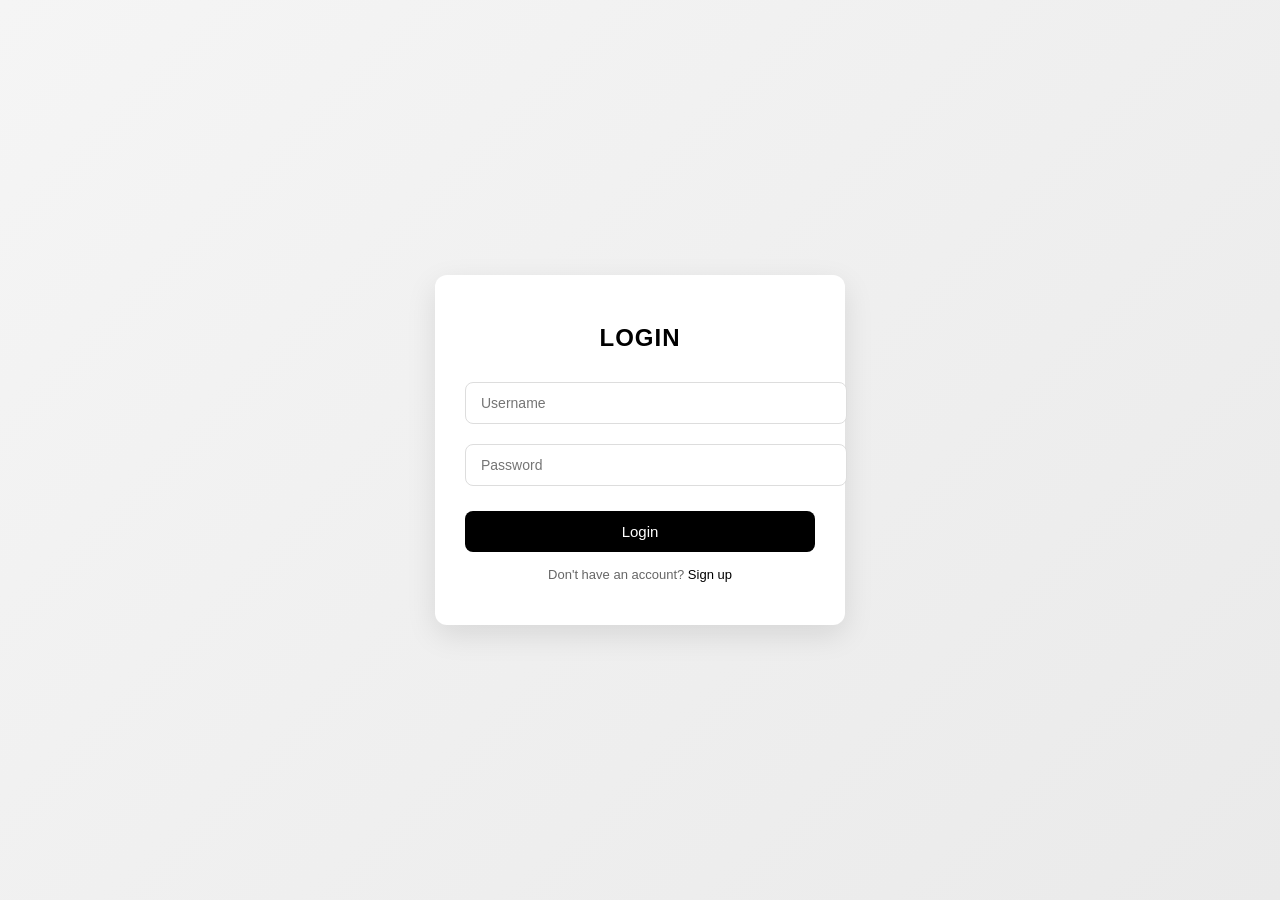
<file: index.html>
<!DOCTYPE html>
<html lang="en">

<head>
  <title>Kaira - Bootstrap 5 Fashion Store HTML CSS Template</title>
  <meta charset="utf-8">
  <meta http-equiv="X-UA-Compatible" content="IE=edge">
  <meta name="viewport" content="width=device-width, initial-scale=1.0">
  <meta name="format-detection" content="telephone=no">
  <meta name="apple-mobile-web-app-capable" content="yes">
  <meta name="author" content="TemplatesJungle">
  <meta name="keywords" content="ecommerce,fashion,store">
  <meta name="description" content="Bootstrap 5 Fashion Store HTML CSS Template">
  <link href="https://cdn.jsdelivr.net/npm/bootstrap@5.3.0-alpha3/dist/css/bootstrap.min.css" rel="stylesheet"
    integrity="sha384-KK94CHFLLe+nY2dmCWGMq91rCGa5gtU4mk92HdvYe+M/SXH301p5ILy+dN9+nJOZ" crossorigin="anonymous">
  <link rel="stylesheet" type="text/css" href="css/vendor.css">
  <link rel="stylesheet" href="https://cdn.jsdelivr.net/npm/swiper@9/swiper-bundle.min.css" />
  <link rel="stylesheet" type="text/css" href="css/style.css">

  <link rel="preconnect" href="https://fonts.googleapis.com">
  <link rel="preconnect" href="https://fonts.gstatic.com" crossorigin>
  <link
    href="https://fonts.googleapis.com/css2?family=Jost:ital,wght@0,300;0,400;0,500;0,700;1,300;1,400;1,500;1,700&family=Marcellus&display=swap"
    rel="stylesheet">
</head>

<body class="homepage">
  
  <svg xmlns="http://www.w3.org/2000/svg" style="display: none;">
    <defs>
      <symbol xmlns="http://www.w3.org/2000/svg" id="instagram" viewBox="0 0 15 15">
        <path fill="none" stroke="currentColor"
          d="M11 3.5h1M4.5.5h6a4 4 0 0 1 4 4v6a4 4 0 0 1-4 4h-6a4 4 0 0 1-4-4v-6a4 4 0 0 1 4-4Zm3 10a3 3 0 1 1 0-6a3 3 0 0 1 0 6Z" />
      </symbol>
      <symbol xmlns="http://www.w3.org/2000/svg" id="facebook" viewBox="0 0 15 15">
        <path fill="none" stroke="currentColor"
          d="M7.5 14.5a7 7 0 1 1 0-14a7 7 0 0 1 0 14Zm0 0v-8a2 2 0 0 1 2-2h.5m-5 4h5" />
      </symbol>
      <symbol xmlns="http://www.w3.org/2000/svg" id="twitter" viewBox="0 0 15 15">
        <path fill="currentColor"
          d="m14.478 1.5l.5-.033a.5.5 0 0 0-.871-.301l.371.334Zm-.498 2.959a.5.5 0 1 0-1 0h1Zm-6.49.082h-.5h.5Zm0 .959h.5h-.5Zm-6.99 7V12a.5.5 0 0 0-.278.916L.5 12.5Zm.998-11l.469-.175a.5.5 0 0 0-.916-.048l.447.223Zm3.994 9l.354.353a.5.5 0 0 0-.195-.827l-.159.474Zm7.224-8.027l-.37.336l.18.199l.265-.04l-.075-.495Zm1.264-.94c.051.778.003 1.25-.123 1.606c-.122.345-.336.629-.723 1l.692.722c.438-.42.776-.832.974-1.388c.193-.546.232-1.178.177-2.006l-.998.066Zm0 3.654V4.46h-1v.728h1Zm-6.99-.646V5.5h1v-.959h-1Zm0 .959V6h1v-.5h-1ZM10.525 1a3.539 3.539 0 0 0-3.537 3.541h1A2.539 2.539 0 0 1 10.526 2V1Zm2.454 4.187C12.98 9.503 9.487 13 5.18 13v1c4.86 0 8.8-3.946 8.8-8.813h-1ZM1.03 1.675C1.574 3.127 3.614 6 7.49 6V5C4.174 5 2.421 2.54 1.966 1.325l-.937.35Zm.021-.398C.004 3.373-.157 5.407.604 7.139c.759 1.727 2.392 3.055 4.73 3.835l.317-.948c-2.155-.72-3.518-1.892-4.132-3.29c-.612-1.393-.523-3.11.427-5.013l-.895-.446Zm4.087 8.87C4.536 10.75 2.726 12 .5 12v1c2.566 0 4.617-1.416 5.346-2.147l-.708-.706Zm7.949-8.009A3.445 3.445 0 0 0 10.526 1v1c.721 0 1.37.311 1.82.809l.74-.671Zm-.296.83a3.513 3.513 0 0 0 2.06-1.134l-.744-.668a2.514 2.514 0 0 1-1.466.813l.15.989ZM.222 12.916C1.863 14.01 3.583 14 5.18 14v-1c-1.63 0-3.048-.011-4.402-.916l-.556.832Z" />
      </symbol>
      <symbol xmlns="http://www.w3.org/2000/svg" id="pinterest" viewBox="0 0 15 15">
        <path fill="none" stroke="currentColor"
          d="m4.5 13.5l3-7m-3.236 3a2.989 2.989 0 0 1-.764-2V7A3.5 3.5 0 0 1 7 3.5h1A3.5 3.5 0 0 1 11.5 7v.5a3 3 0 0 1-3 3a2.081 2.081 0 0 1-1.974-1.423L6.5 9m1 5.5a7 7 0 1 1 0-14a7 7 0 0 1 0 14Z" />
      </symbol>
      <symbol xmlns="http://www.w3.org/2000/svg" id="youtube" viewBox="0 0 15 15">
        <path fill="currentColor"
          d="m1.61 12.738l-.104.489l.105-.489Zm11.78 0l.104.489l-.105-.489Zm0-10.476l.104-.489l-.105.489Zm-11.78 0l.106.489l-.105-.489ZM6.5 5.5l.277-.416A.5.5 0 0 0 6 5.5h.5Zm0 4H6a.5.5 0 0 0 .777.416L6.5 9.5Zm3-2l.277.416a.5.5 0 0 0 0-.832L9.5 7.5ZM0 3.636v7.728h1V3.636H0Zm15 7.728V3.636h-1v7.728h1ZM1.506 13.227c3.951.847 8.037.847 11.988 0l-.21-.978a27.605 27.605 0 0 1-11.568 0l-.21.978ZM13.494 1.773a28.606 28.606 0 0 0-11.988 0l.21.978a27.607 27.607 0 0 1 11.568 0l.21-.978ZM15 3.636c0-.898-.628-1.675-1.506-1.863l-.21.978c.418.09.716.458.716.885h1Zm-1 7.728a.905.905 0 0 1-.716.885l.21.978A1.905 1.905 0 0 0 15 11.364h-1Zm-14 0c0 .898.628 1.675 1.506 1.863l.21-.978A.905.905 0 0 1 1 11.364H0Zm1-7.728c0-.427.298-.796.716-.885l-.21-.978A1.905 1.905 0 0 0 0 3.636h1ZM6 5.5v4h1v-4H6Zm.777 4.416l3-2l-.554-.832l-3 2l.554.832Zm3-2.832l-3-2l-.554.832l3 2l.554-.832Z" />
      </symbol>
      <symbol xmlns="http://www.w3.org/2000/svg" id="dribble" viewBox="0 0 15 15">
        <path fill="none" stroke="currentColor" stroke-linecap="round" stroke-linejoin="round"
          d="M4.839 1.024c3.346 4.041 5.096 7.922 5.704 12.782M.533 6.82c5.985-.138 9.402-1.083 11.97-4.216M2.7 12.594c3.221-4.902 7.171-5.65 11.755-4.293M14.5 7.5a7 7 0 1 0-14 0a7 7 0 0 0 14 0Z" />
      </symbol>
      <symbol xmlns="http://www.w3.org/2000/svg" id="calendar" viewBox="0 0 24 24">
        <g fill="none" stroke="currentColor" stroke-linecap="round" stroke-linejoin="round" stroke-width="2">
          <rect width="20" height="18" x="2" y="4" rx="4" />
          <path d="M8 2v4m8-4v4M2 10h20" />
        </g>
      </symbol>
      <symbol xmlns="http://www.w3.org/2000/svg" id="shopping-bag" viewBox="0 0 24 24">
        <g fill="none" stroke="currentColor" stroke-linecap="round" stroke-linejoin="round" stroke-width="2">
          <path
            d="M3.977 9.84A2 2 0 0 1 5.971 8h12.058a2 2 0 0 1 1.994 1.84l.803 10A2 2 0 0 1 18.833 22H5.167a2 2 0 0 1-1.993-2.16l.803-10Z" />
          <path d="M16 11V6a4 4 0 0 0-4-4v0a4 4 0 0 0-4 4v5" />
        </g>
      </symbol>
      <symbol xmlns="http://www.w3.org/2000/svg" id="gift" viewBox="0 0 24 24">
        <g fill="none" stroke="currentColor" stroke-linecap="round" stroke-linejoin="round" stroke-width="2">
          <rect width="18" height="14" x="3" y="8" rx="2" />
          <path d="M12 5a3 3 0 1 0-3 3m6 0a3 3 0 1 0-3-3m0 0v17m9-7H3" />
        </g>
      </symbol>
      <symbol xmlns="http://www.w3.org/2000/svg" id="arrow-cycle" viewBox="0 0 24 24">
        <g fill="none" stroke="currentColor" stroke-linecap="round" stroke-linejoin="round" stroke-width="2">
          <path
            d="M22 12c0 6-4.39 10-9.806 10C7.792 22 4.24 19.665 3 16m-1-4C2 6 6.39 2 11.806 2C16.209 2 19.76 4.335 21 8" />
          <path d="m7 17l-4-1l-1 4M17 7l4 1l1-4" />
        </g>
      </symbol>
      <symbol xmlns="http://www.w3.org/2000/svg" id="link" viewBox="0 0 24 24">
        <path fill="currentColor"
          d="M12 19a1 1 0 1 0-1-1a1 1 0 0 0 1 1Zm5 0a1 1 0 1 0-1-1a1 1 0 0 0 1 1Zm0-4a1 1 0 1 0-1-1a1 1 0 0 0 1 1Zm-5 0a1 1 0 1 0-1-1a1 1 0 0 0 1 1Zm7-12h-1V2a1 1 0 0 0-2 0v1H8V2a1 1 0 0 0-2 0v1H5a3 3 0 0 0-3 3v14a3 3 0 0 0 3 3h14a3 3 0 0 0 3-3V6a3 3 0 0 0-3-3Zm1 17a1 1 0 0 1-1 1H5a1 1 0 0 1-1-1v-9h16Zm0-11H4V6a1 1 0 0 1 1-1h1v1a1 1 0 0 0 2 0V5h8v1a1 1 0 0 0 2 0V5h1a1 1 0 0 1 1 1ZM7 15a1 1 0 1 0-1-1a1 1 0 0 0 1 1Zm0 4a1 1 0 1 0-1-1a1 1 0 0 0 1 1Z" />
      </symbol>
      <symbol xmlns="http://www.w3.org/2000/svg" id="arrow-left" viewBox="0 0 24 24">
        <path fill="currentColor"
          d="M17 11H9.41l3.3-3.29a1 1 0 1 0-1.42-1.42l-5 5a1 1 0 0 0-.21.33a1 1 0 0 0 0 .76a1 1 0 0 0 .21.33l5 5a1 1 0 0 0 1.42 0a1 1 0 0 0 0-1.42L9.41 13H17a1 1 0 0 0 0-2Z" />
      </symbol>
      <symbol xmlns="http://www.w3.org/2000/svg" id="arrow-right" viewBox="0 0 24 24">
        <path fill="currentColor"
          d="M17.92 11.62a1 1 0 0 0-.21-.33l-5-5a1 1 0 0 0-1.42 1.42l3.3 3.29H7a1 1 0 0 0 0 2h7.59l-3.3 3.29a1 1 0 0 0 0 1.42a1 1 0 0 0 1.42 0l5-5a1 1 0 0 0 .21-.33a1 1 0 0 0 0-.76Z" />
      </symbol>
      <symbol xmlns="http://www.w3.org/2000/svg" id="play" viewBox="0 0 24 24">
        <g fill="none" fill-rule="evenodd">
          <path
            d="M24 0v24H0V0h24ZM12.593 23.258l-.011.002l-.071.035l-.02.004l-.014-.004l-.071-.035c-.01-.004-.019-.001-.024.005l-.004.01l-.017.428l.005.02l.01.013l.104.074l.015.004l.012-.004l.104-.074l.012-.016l.004-.017l-.017-.427c-.002-.01-.009-.017-.017-.018Zm.265-.113l-.013.002l-.185.093l-.01.01l-.003.011l.018.43l.005.012l.008.007l.201.093c.012.004.023 0 .029-.008l.004-.014l-.034-.614c-.003-.012-.01-.02-.02-.022Zm-.715.002a.023.023 0 0 0-.027.006l-.006.014l-.034.614c0 .012.007.02.017.024l.015-.002l.201-.093l.01-.008l.004-.011l.017-.43l-.003-.012l-.01-.01l-.184-.092Z" />
          <path fill="currentColor"
            d="M5.669 4.76a1.469 1.469 0 0 1 2.04-1.177c1.062.454 3.442 1.533 6.462 3.276c3.021 1.744 5.146 3.267 6.069 3.958c.788.591.79 1.763.001 2.356c-.914.687-3.013 2.19-6.07 3.956c-3.06 1.766-5.412 2.832-6.464 3.28c-.906.387-1.92-.2-2.038-1.177c-.138-1.142-.396-3.735-.396-7.237c0-3.5.257-6.092.396-7.235Z" />
        </g>
      </symbol>
      <symbol xmlns="http://www.w3.org/2000/svg" id="category" viewBox="0 0 24 24">
        <path fill="currentColor"
          d="M19 5.5h-6.28l-.32-1a3 3 0 0 0-2.84-2H5a3 3 0 0 0-3 3v13a3 3 0 0 0 3 3h14a3 3 0 0 0 3-3v-10a3 3 0 0 0-3-3Zm1 13a1 1 0 0 1-1 1H5a1 1 0 0 1-1-1v-13a1 1 0 0 1 1-1h4.56a1 1 0 0 1 .95.68l.54 1.64a1 1 0 0 0 .95.68h7a1 1 0 0 1 1 1Z" />
      </symbol>
      <symbol xmlns="http://www.w3.org/2000/svg" id="calendar" viewBox="0 0 24 24">
        <path fill="currentColor"
          d="M19 4h-2V3a1 1 0 0 0-2 0v1H9V3a1 1 0 0 0-2 0v1H5a3 3 0 0 0-3 3v12a3 3 0 0 0 3 3h14a3 3 0 0 0 3-3V7a3 3 0 0 0-3-3Zm1 15a1 1 0 0 1-1 1H5a1 1 0 0 1-1-1v-7h16Zm0-9H4V7a1 1 0 0 1 1-1h2v1a1 1 0 0 0 2 0V6h6v1a1 1 0 0 0 2 0V6h2a1 1 0 0 1 1 1Z" />
      </symbol>
      <symbol xmlns="http://www.w3.org/2000/svg" id="heart" viewBox="0 0 24 24">
        <path fill="currentColor"
          d="M20.16 4.61A6.27 6.27 0 0 0 12 4a6.27 6.27 0 0 0-8.16 9.48l7.45 7.45a1 1 0 0 0 1.42 0l7.45-7.45a6.27 6.27 0 0 0 0-8.87Zm-1.41 7.46L12 18.81l-6.75-6.74a4.28 4.28 0 0 1 3-7.3a4.25 4.25 0 0 1 3 1.25a1 1 0 0 0 1.42 0a4.27 4.27 0 0 1 6 6.05Z" />
      </symbol>
      <symbol xmlns="http://www.w3.org/2000/svg" id="plus" viewBox="0 0 24 24">
        <path fill="currentColor"
          d="M19 11h-6V5a1 1 0 0 0-2 0v6H5a1 1 0 0 0 0 2h6v6a1 1 0 0 0 2 0v-6h6a1 1 0 0 0 0-2Z" />
      </symbol>
      <symbol xmlns="http://www.w3.org/2000/svg" id="minus" viewBox="0 0 24 24">
        <path fill="currentColor" d="M19 11H5a1 1 0 0 0 0 2h14a1 1 0 0 0 0-2Z" />
      </symbol>
      <symbol xmlns="http://www.w3.org/2000/svg" id="cart" viewBox="0 0 24 24">
        <path fill="currentColor"
          d="M8.5 19a1.5 1.5 0 1 0 1.5 1.5A1.5 1.5 0 0 0 8.5 19ZM19 16H7a1 1 0 0 1 0-2h8.491a3.013 3.013 0 0 0 2.885-2.176l1.585-5.55A1 1 0 0 0 19 5H6.74a3.007 3.007 0 0 0-2.82-2H3a1 1 0 0 0 0 2h.921a1.005 1.005 0 0 1 .962.725l.155.545v.005l1.641 5.742A3 3 0 0 0 7 18h12a1 1 0 0 0 0-2Zm-1.326-9l-1.22 4.274a1.005 1.005 0 0 1-.963.726H8.754l-.255-.892L7.326 7ZM16.5 19a1.5 1.5 0 1 0 1.5 1.5a1.5 1.5 0 0 0-1.5-1.5Z" />
      </symbol>
      <symbol xmlns="http://www.w3.org/2000/svg" id="check" viewBox="0 0 24 24">
        <path fill="currentColor"
          d="M18.71 7.21a1 1 0 0 0-1.42 0l-7.45 7.46l-3.13-3.14A1 1 0 1 0 5.29 13l3.84 3.84a1 1 0 0 0 1.42 0l8.16-8.16a1 1 0 0 0 0-1.47Z" />
      </symbol>
      <symbol xmlns="http://www.w3.org/2000/svg" id="trash" viewBox="0 0 24 24">
        <path fill="currentColor"
          d="M10 18a1 1 0 0 0 1-1v-6a1 1 0 0 0-2 0v6a1 1 0 0 0 1 1ZM20 6h-4V5a3 3 0 0 0-3-3h-2a3 3 0 0 0-3 3v1H4a1 1 0 0 0 0 2h1v11a3 3 0 0 0 3 3h8a3 3 0 0 0 3-3V8h1a1 1 0 0 0 0-2ZM10 5a1 1 0 0 1 1-1h2a1 1 0 0 1 1 1v1h-4Zm7 14a1 1 0 0 1-1 1H8a1 1 0 0 1-1-1V8h10Zm-3-1a1 1 0 0 0 1-1v-6a1 1 0 0 0-2 0v6a1 1 0 0 0 1 1Z" />
      </symbol>
      <symbol xmlns="http://www.w3.org/2000/svg" id="star-outline" viewBox="0 0 15 15">
        <path fill="none" stroke="currentColor" stroke-linecap="round" stroke-linejoin="round"
          d="M7.5 9.804L5.337 11l.413-2.533L4 6.674l2.418-.37L7.5 4l1.082 2.304l2.418.37l-1.75 1.793L9.663 11L7.5 9.804Z" />
      </symbol>
      <symbol xmlns="http://www.w3.org/2000/svg" id="star-solid" viewBox="0 0 15 15">
        <path fill="currentColor"
          d="M7.953 3.788a.5.5 0 0 0-.906 0L6.08 5.85l-2.154.33a.5.5 0 0 0-.283.843l1.574 1.613l-.373 2.284a.5.5 0 0 0 .736.518l1.92-1.063l1.921 1.063a.5.5 0 0 0 .736-.519l-.373-2.283l1.574-1.613a.5.5 0 0 0-.283-.844L8.921 5.85l-.968-2.062Z" />
      </symbol>
      <symbol xmlns="http://www.w3.org/2000/svg" id="search" viewBox="0 0 24 24">
        <path fill="currentColor"
          d="M21.71 20.29L18 16.61A9 9 0 1 0 16.61 18l3.68 3.68a1 1 0 0 0 1.42 0a1 1 0 0 0 0-1.39ZM11 18a7 7 0 1 1 7-7a7 7 0 0 1-7 7Z" />
      </symbol>
      <symbol xmlns="http://www.w3.org/2000/svg" id="user" viewBox="0 0 24 24">
        <path fill="currentColor"
          d="M15.71 12.71a6 6 0 1 0-7.42 0a10 10 0 0 0-6.22 8.18a1 1 0 0 0 2 .22a8 8 0 0 1 15.9 0a1 1 0 0 0 1 .89h.11a1 1 0 0 0 .88-1.1a10 10 0 0 0-6.25-8.19ZM12 12a4 4 0 1 1 4-4a4 4 0 0 1-4 4Z" />
      </symbol>
      <symbol xmlns="http://www.w3.org/2000/svg" id="close" viewBox="0 0 15 15">
        <path fill="currentColor"
          d="M7.953 3.788a.5.5 0 0 0-.906 0L6.08 5.85l-2.154.33a.5.5 0 0 0-.283.843l1.574 1.613l-.373 2.284a.5.5 0 0 0 .736.518l1.92-1.063l1.921 1.063a.5.5 0 0 0 .736-.519l-.373-2.283l1.574-1.613a.5.5 0 0 0-.283-.844L8.921 5.85l-.968-2.062Z" />
      </symbol>
    </defs>
  </svg>

  <div class="preloader text-white fs-6 text-uppercase overflow-hidden"></div>

  <div class="search-popup">
    <div class="search-popup-container">

      <form role="search" method="get" class="form-group" action="">
        <input type="search" id="search-form" class="form-control border-0 border-bottom"
          placeholder="Type and press enter" value="" name="s" />
        <button type="submit" class="search-submit border-0 position-absolute bg-white"
          style="top: 15px;right: 15px;"><svg class="search" width="24" height="24">
            <use xlink:href="#search"></use>
          </svg></button>
      </form>

      <h5 class="cat-list-title">Browse Categories</h5>

      <ul class="cat-list">
        <li class="cat-list-item">
          <a href="#" title="Jackets">Jackets</a>
        </li>
        <li class="cat-list-item">
          <a href="#" title="T-shirts">T-shirts</a>
        </li>
        <li class="cat-list-item">
          <a href="#" title="Handbags">Handbags</a>
        </li>
        <li class="cat-list-item">
          <a href="#" title="Accessories">Accessories</a>
        </li>
        <li class="cat-list-item">
          <a href="#" title="Cosmetics">Cosmetics</a>
        </li>
        <li class="cat-list-item">
          <a href="#" title="Dresses">Dresses</a>
        </li>
        <li class="cat-list-item">
          <a href="#" title="Jumpsuits">Jumpsuits</a>
        </li>
      </ul>

    </div>
  </div>

  <div class="offcanvas offcanvas-end" data-bs-scroll="true" tabindex="-1" id="offcanvasCart" aria-labelledby="My Cart">
    <div class="offcanvas-header justify-content-center">
      <button type="button" class="btn-close" data-bs-dismiss="offcanvas" aria-label="Close"></button>
    </div>
    <div class="offcanvas-body">
      <div class="order-md-last">
        <h4 class="d-flex justify-content-between align-items-center mb-3">
          <span class="text-primary">Your cart</span>
          <span class="badge bg-primary rounded-pill"></span>
        </h4>
        <ul class="list-group mb-3" id="cart-items"></ul>
        <button class="w-100 btn btn-primary btn-lg" id="checkoutBtn" type="submit">Continue to Checkout</button>
      </div>
    </div>
  </div>
  <!-- ================= WISHLIST OFFCANVAS ================= -->
<div class="offcanvas offcanvas-end" tabindex="-1" id="offcanvasWishlist">
  <div class="offcanvas-header justify-content-center">
    <h5>Your Wishlist</h5>
    <button type="button" class="btn-close" data-bs-dismiss="offcanvas"></button>
  </div>

  <div class="offcanvas-body">
    <ul class="list-group mb-3" id="wishlist-items"></ul>
  </div>
</div>


  <nav class="navbar navbar-expand-lg bg-light text-uppercase fs-6 p-3 border-bottom align-items-center">
    <div class="container-fluid">
      <div class="row justify-content-between align-items-center w-100">

        <div class="col-auto">
          <a class="navbar-brand text-white" href="index.html">
            <svg width="112" height="45" viewBox="0 0 112 45" xmlns="http://www.w3.org/2000/svg" fill="#111">
              <path
                d="M2.51367 34.9297C2.58398 34.6836 2.64844 34.3789 2.70703 34.0156C2.77734 33.6523 2.83594 33.2012 2.88281 32.6621C2.92969 32.123 2.96484 31.4844 2.98828 30.7461C3.01172 29.9961 3.02344 29.123 3.02344 28.127V16.6836C3.02344 15.6875 3.01172 14.8203 2.98828 14.082C2.96484 13.332 2.92969 12.6875 2.88281 12.1484C2.83594 11.5977 2.77734 11.1406 2.70703 10.7773C2.64844 10.4141 2.58398 10.1094 2.51367 9.86328V9.79297H6.73242V9.86328C6.66211 10.1094 6.5918 10.4141 6.52148 10.7773C6.46289 11.1406 6.41016 11.5977 6.36328 12.1484C6.32812 12.6875 6.29297 13.332 6.25781 14.082C6.23438 14.8203 6.22266 15.6875 6.22266 16.6836V20.6035L16.4883 12.2188C17.6367 11.2813 18.2109 10.4727 18.2109 9.79297H23.1504V9.86328C22.459 10.0273 21.7559 10.3437 21.041 10.8125C20.3379 11.2695 19.5879 11.832 18.791 12.5L9.7207 20.0938L20.6367 32.082C21.0938 32.5508 21.4805 32.9434 21.7969 33.2598C22.125 33.5645 22.4121 33.8223 22.6582 34.0332C22.9043 34.2324 23.127 34.4023 23.3262 34.543C23.5371 34.6719 23.7539 34.8008 23.9766 34.9297V35H18.8262C18.7793 34.8945 18.6973 34.7598 18.5801 34.5957C18.4746 34.4316 18.3457 34.2617 18.1934 34.0859C18.0527 33.9102 17.8945 33.7285 17.7188 33.541C17.5547 33.3535 17.3965 33.1777 17.2441 33.0137L6.22266 20.9199V28.127C6.22266 29.123 6.23438 29.9961 6.25781 30.7461C6.29297 31.4844 6.32812 32.123 6.36328 32.6621C6.41016 33.2012 6.46289 33.6523 6.52148 34.0156C6.5918 34.3789 6.66211 34.6836 6.73242 34.9297V35H2.51367V34.9297ZM45.3846 35V34.9297C45.408 34.8711 45.4256 34.7832 45.4373 34.666C45.4491 34.5488 45.4549 34.4434 45.4549 34.3496C45.4549 33.9863 45.4022 33.5879 45.2967 33.1543C45.203 32.709 45.0155 32.1582 44.7342 31.502L42.6073 26.7207C41.951 26.6973 41.078 26.6855 39.9881 26.6855C38.8983 26.6855 37.7205 26.6855 36.4549 26.6855C35.5291 26.6855 34.6327 26.6855 33.7655 26.6855C32.91 26.6855 32.1366 26.6973 31.4452 26.7207L29.4237 31.3613C29.2479 31.7949 29.0604 32.2695 28.8612 32.7852C28.662 33.3008 28.5623 33.8223 28.5623 34.3496C28.5623 34.502 28.5741 34.6309 28.5975 34.7363C28.6209 34.8301 28.6444 34.8945 28.6678 34.9297V35H25.0819V34.9297C25.2928 34.707 25.5565 34.3145 25.8729 33.752C26.1893 33.1777 26.535 32.4629 26.91 31.6074L36.9823 9.26562H38.3885L47.9334 30.7461C48.1561 31.25 48.3846 31.7422 48.619 32.2227C48.8651 32.6914 49.0936 33.1133 49.3045 33.4883C49.5155 33.8633 49.703 34.1797 49.867 34.4375C50.0311 34.6953 50.1424 34.8594 50.201 34.9297V35H45.3846ZM33.994 25.1738C34.6737 25.1738 35.3709 25.1738 36.0858 25.1738C36.8006 25.1621 37.4979 25.1562 38.1776 25.1562C38.869 25.1445 39.5311 25.1387 40.1639 25.1387C40.7967 25.127 41.3709 25.1152 41.8866 25.1035L36.9471 13.9414L32.0955 25.1738H33.994ZM54.6989 34.9297C54.7692 34.6836 54.8337 34.3789 54.8923 34.0156C54.9509 33.6523 55.0036 33.2012 55.0505 32.6621C55.0973 32.123 55.1325 31.4844 55.1559 30.7461C55.1794 29.9961 55.1911 29.123 55.1911 28.127V16.6836C55.1911 15.6875 55.1794 14.8203 55.1559 14.082C55.1325 13.332 55.0973 12.6875 55.0505 12.1484C55.0036 11.5977 54.9509 11.1406 54.8923 10.7773C54.8337 10.4141 54.7692 10.1094 54.6989 9.86328V9.79297H58.9001V9.86328C58.8298 10.1094 58.7595 10.4141 58.6891 10.7773C58.6305 11.1406 58.5778 11.5977 58.5309 12.1484C58.4958 12.6875 58.4606 13.332 58.4255 14.082C58.402 14.8203 58.3903 15.6875 58.3903 16.6836V28.127C58.3903 29.123 58.402 29.9961 58.4255 30.7461C58.4606 31.4844 58.4958 32.123 58.5309 32.6621C58.5778 33.2012 58.6305 33.6523 58.6891 34.0156C58.7595 34.3789 58.8298 34.6836 58.9001 34.9297V35H54.6989V34.9297ZM69.9722 28.127C69.9722 29.123 69.9839 29.9961 70.0073 30.7461C70.0425 31.4844 70.0777 32.123 70.1128 32.6621C70.1597 33.2012 70.2124 33.6523 70.271 34.0156C70.3413 34.3789 70.4116 34.6836 70.482 34.9297V35H66.2632V34.9297C66.3335 34.6836 66.398 34.3789 66.4566 34.0156C66.5269 33.6523 66.5796 33.2012 66.6148 32.6621C66.6616 32.123 66.6968 31.4844 66.7202 30.7461C66.7554 30.0078 66.773 29.1348 66.773 28.127V16.6836C66.773 15.6875 66.7554 14.8203 66.7202 14.082C66.6968 13.332 66.6616 12.6875 66.6148 12.1484C66.5796 11.6094 66.5269 11.1582 66.4566 10.7949C66.398 10.4199 66.3335 10.1094 66.2632 9.86328V9.79297L67.0015 9.86328C67.2241 9.88672 67.4702 9.9043 67.7398 9.91602C68.021 9.91602 68.3081 9.91602 68.6011 9.91602C69.0581 9.91602 69.6734 9.86328 70.4468 9.75781C71.232 9.64062 72.228 9.58203 73.4351 9.58203C74.5601 9.58203 75.5972 9.73438 76.5464 10.0391C77.5073 10.3437 78.3394 10.7891 79.0425 11.375C79.7456 11.9609 80.2905 12.6816 80.6773 13.5371C81.0757 14.3809 81.2749 15.3418 81.2749 16.4199C81.2749 17.2637 81.1636 18.0488 80.9409 18.7754C80.73 19.4902 80.4253 20.1406 80.0269 20.7266C79.6402 21.3125 79.1714 21.834 78.6206 22.291C78.0698 22.7363 77.4546 23.1113 76.7749 23.416L82.9448 32.082C83.2495 32.5156 83.5308 32.8906 83.7886 33.207C84.0581 33.5234 84.3101 33.7988 84.5445 34.0332C84.7905 34.2559 85.0249 34.4434 85.2476 34.5957C85.4702 34.7363 85.6987 34.8477 85.9331 34.9297V35H80.853C80.8179 34.7773 80.7007 34.4844 80.5015 34.1211C80.314 33.7461 80.0913 33.377 79.8335 33.0137L73.6109 24.2422C73.3413 24.2656 73.0718 24.2891 72.8023 24.3125C72.5327 24.3242 72.2573 24.3301 71.9761 24.3301C71.648 24.3301 71.314 24.3184 70.9741 24.2949C70.646 24.2715 70.312 24.2305 69.9722 24.1719V28.127ZM69.9722 22.8008C70.2886 22.8711 70.6109 22.9238 70.939 22.959C71.2671 22.9824 71.5835 22.9941 71.8882 22.9941C72.7671 22.9941 73.5698 22.8652 74.2964 22.6074C75.023 22.3379 75.6382 21.9336 76.1421 21.3945C76.6577 20.8555 77.0562 20.1875 77.3374 19.3906C77.6187 18.582 77.7593 17.6387 77.7593 16.5605C77.7593 15.6816 77.6597 14.8848 77.4605 14.1699C77.2612 13.4551 76.9624 12.8516 76.564 12.3594C76.1773 11.8555 75.6851 11.4687 75.0874 11.1992C74.4898 10.918 73.7925 10.7773 72.9956 10.7773C72.187 10.7773 71.5425 10.8184 71.062 10.9004C70.5816 10.9824 70.2183 11.0703 69.9722 11.1641V22.8008ZM107.13 35V34.9297C107.154 34.8711 107.171 34.7832 107.183 34.666C107.195 34.5488 107.201 34.4434 107.201 34.3496C107.201 33.9863 107.148 33.5879 107.042 33.1543C106.949 32.709 106.761 32.1582 106.48 31.502L104.353 26.7207C103.697 26.6973 102.824 26.6855 101.734 26.6855C100.644 26.6855 99.4662 26.6855 98.2005 26.6855C97.2748 26.6855 96.3783 26.6855 95.5111 26.6855C94.6556 26.6855 93.8822 26.6973 93.1908 26.7207L91.1693 31.3613C90.9935 31.7949 90.806 32.2695 90.6068 32.7852C90.4076 33.3008 90.308 33.8223 90.308 34.3496C90.308 34.502 90.3197 34.6309 90.3431 34.7363C90.3666 34.8301 90.39 34.8945 90.4134 34.9297V35H86.8275V34.9297C87.0384 34.707 87.3021 34.3145 87.6185 33.752C87.9349 33.1777 88.2806 32.4629 88.6556 31.6074L98.7279 9.26562H100.134L109.679 30.7461C109.902 31.25 110.13 31.7422 110.365 32.2227C110.611 32.6914 110.839 33.1133 111.05 33.4883C111.261 33.8633 111.449 34.1797 111.613 34.4375C111.777 34.6953 111.888 34.8594 111.947 34.9297V35H107.13ZM95.7396 25.1738C96.4193 25.1738 97.1166 25.1738 97.8314 25.1738C98.5462 25.1621 99.2435 25.1562 99.9232 25.1562C100.615 25.1445 101.277 25.1387 101.91 25.1387C102.542 25.127 103.117 25.1152 103.632 25.1035L98.6927 13.9414L93.8412 25.1738H95.7396Z" />
            </svg>
          </a>
        </div>

        <div class="col-auto">
          <button class="navbar-toggler" type="button" data-bs-toggle="offcanvas" data-bs-target="#offcanvasNavbar"
            aria-controls="offcanvasNavbar">
            <span class="navbar-toggler-icon"></span>
          </button>

          <div class="offcanvas offcanvas-end" tabindex="-1" id="offcanvasNavbar"
            aria-labelledby="offcanvasNavbarLabel">
            <div class="offcanvas-header">
              
              <h5 class="offcanvas-title" id="offcanvasNavbarLabel">Menu</h5>
              <button type="button" class="btn-close text-reset" data-bs-dismiss="offcanvas"
                aria-label="Close"></button>

            </div>

            <div class="offcanvas-body">
              <ul class="navbar-nav justify-content-end flex-grow-1 gap-1 gap-md-5 pe-3">
                            <li class="search-box mx-2 w-100">
  <div class="d-flex align-items-center flex-nowrap">

    <input type="text" id="searchInput" class="form-control me-1"
      placeholder="Search products...">

    <select id="categoryFilter" class="form-select">
      <option value="all">All</option>
      <option value="men">Men</option>
      <option value="women">Women</option>
      <option value="kids">Kids</option>
    </select>

  </div>
</li>

                <li>
                  <a class="nav-link nav-item" href="index.html">Home</a>
                </li>
                <li>
                  <a class="nav-link nav-item" href="products.html" >Products</a>
                </li>
               <li>
                  <a class="nav-link nav-item" href="contact.html" >Contact</a>
                </li>
              </ul>
            </div>
          </div>
        </div>

        <div class="col-3 col-lg-auto">
          <ul class="list-unstyled d-flex m-0">
            <li class="d-none d-lg-block">
             <a class="text-uppercase mx-3" data-bs-toggle="offcanvas" data-bs-target="#offcanvasWishlist">
  Wishlist <span class="wishlist-count">(0)</span>
</a>
            </li>
            <li class="d-none d-lg-block">
              <a href="index.html" class="text-uppercase mx-3" data-bs-toggle="offcanvas" data-bs-target="#offcanvasCart"
                aria-controls="offcanvasCart">Cart <span class="cart-count">(0)</span>
              </a>
            </li>
          
            <li class="d-lg-none">
              <a href="#" class="mx-2">
                <svg width="24" height="24" viewBox="0 0 24 24">
                  <use xlink:href="#heart"></use>
                </svg>
              </a>
            </li>
            <li class="d-lg-none">
              <a href="#" class="mx-2" data-bs-toggle="offcanvas" data-bs-target="#offcanvasCart"
                aria-controls="offcanvasCart">
                <svg width="24" height="24" viewBox="0 0 24 24">
                  <use xlink:href="#cart"></use>
                </svg>
              </a>
            </li>
                       </ul>
        </div>

      </div>

    </div>
  </nav>

  <section id="billboard" class="bg-light py-5">
    <div class="container">
      <div class="row justify-content-center">
        <h1 class="section-title text-center mt-4" data-aos="fade-up">New Collections</h1>
        <div class="col-md-6 text-center" data-aos="fade-up" data-aos-delay="300">
          <p>
Explore our latest New Collections featuring trendy and stylish outfits for Men, Women, and Kids. Each piece is carefully selected to match modern fashion standards, offering comfort, quality, and elegance. 
Whether you're updating your wardrobe or looking for something special.
</p>
        </div>
      </div>
      <div class="row">
        <div class="swiper main-swiper py-4" data-aos="fade-up" data-aos-delay="600">
          <div class="swiper-wrapper d-flex border-animation-left">
            <div class="swiper-slide">
              <div class="banner-item image-zoom-effect">
                <div class="image-holder">
                  <a href="#">
                   <img src="https://images.unsplash.com/photo-1503342217505-b0a15ec3261c?auto=format&fit=crop&w=1200&q=80" alt="Women Fashion" class="img-fluid">
                  </a>
                </div>
                <div class="banner-content py-4">
                  <h5 class="element-title text-uppercase">
  <a href="products.html" class="item-anchor">Women’s Trendy Outfits</a>
</h5>
<p>
Explore elegant and fashionable women’s outfits crafted for every occasion, from casual wear to premium party styles.
</p>
                  <div class="btn-left">
                    <a href="products.html" class="btn-link fs-6 text-uppercase item-anchor text-decoration-none">Discover Now</a>
                  </div>
                </div>
              </div>
            </div>
            <div class="swiper-slide">
              <div class="banner-item image-zoom-effect">
                <div class="image-holder">
                  <a href="#">
           <img src="https://images.unsplash.com/photo-1602810318383-e386cc2a3ccf?auto=format&fit=crop&w=1200&q=80" alt="Men Winter Jackets" class="img-fluid">
                  </a>
                </div>
                <div class="banner-content py-4">
                  <h5 class="element-title text-uppercase">
  <a href="products.html" class="item-anchor">Men’s Winter Jackets</a>
</h5>
<p>
Stay warm and stylish with our premium collection of men’s winter jackets, designed for comfort, durability, and modern street fashion.
</p>
                  <div class="btn-left">
                    <a href="products.html" class="btn-link fs-6 text-uppercase item-anchor text-decoration-none">Discover Now</a>
                  </div>
                </div>
              </div>
            </div>
            <div class="swiper-slide">
              <div class="banner-item image-zoom-effect">
                <div class="image-holder">
                  <a href="#">
                    <img src="https://images.unsplash.com/photo-1607453998774-d533f65dac99?auto=format&fit=crop&w=1200&q=80" alt="Kids Fashion" class="img-fluid">
                   
                  </a>
                </div>
                <div class="banner-content py-4">
<h5 class="element-title text-uppercase">
  <a href="products.html" class="item-anchor">Kids Fashion Collection</a>
</h5>
<p>
Soft, comfortable, and colorful clothing for kids designed to keep them happy, active, and stylish all day long.
</p>
                  <div class="btn-left">
                    <a href="products.html" class="btn-link fs-6 text-uppercase item-anchor text-decoration-none">Discover Now</a>
                  </div>
                </div>
              </div>
            </div>
            <div class="swiper-slide">
              <div class="banner-item image-zoom-effect">
                <div class="image-holder">
                  <a href="#">
         <img src="https://images.unsplash.com/photo-1512436991641-6745cdb1723f?auto=format&fit=crop&w=1200&q=80" alt="Crop Sweaters" class="img-fluid">

                  </a>
                </div>
                <div class="banner-content py-4">
<h5 class="element-title text-uppercase">
  <a href="products.html" class="item-anchor">Cozy Crop Sweaters</a>
</h5>
<p>
Perfect winter essentials with soft fabric and modern designs to keep you warm while maintaining a trendy look.
</p>
                  <div class="btn-left">
                    <a href="products.html" class="btn-link fs-6 text-uppercase item-anchor text-decoration-none">Discover Now</a>
                  </div>
                </div>
              </div>
            </div>
            <div class="swiper-slide">
              <div class="banner-item image-zoom-effect">
                <div class="image-holder">
                  <a href="#">
         <img src="https://images.unsplash.com/photo-1483985988355-763728e1935b?auto=format&fit=crop&w=1200&q=80" alt="New Fashion Arrivals" class="img-fluid">

                  </a>
                </div>
                <div class="banner-content py-4">
<h5 class="element-title text-uppercase">
  <a href="products.html" class="item-anchor">New Fashion Arrivals</a>
</h5>
<p>
Discover the latest arrivals in our collection featuring fresh styles, modern designs, and everyday fashion essentials.
</p>
                  <div class="btn-left">
                    <a href="products.html" class="btn-link fs-6 text-uppercase item-anchor text-decoration-none">Discover Now</a>
                  </div>
                </div>
              </div>
            </div>
          </div>
          <div class="swiper-pagination"></div>
        </div>
        <div class="icon-arrow icon-arrow-left"><svg width="50" height="50" viewBox="0 0 24 24">
            <use xlink:href="#arrow-left"></use>
          </svg></div>
        <div class="icon-arrow icon-arrow-right"><svg width="50" height="50" viewBox="0 0 24 24">
            <use xlink:href="#arrow-right"></use>
          </svg></div>
      </div>
    </div>
  </section>

<section class="features py-5 bg-light">
  <div class="container">

    <div class="row g-4">

      <div class="col-md-3">
        <div class="card border-0 shadow-sm text-center h-100">
          <div class="card-body">
            <svg width="38" height="38"><use xlink:href="#calendar"></use></svg>
            <h5 class="mt-3">Book Appointment</h5>
            <p class="text-muted">Schedule personal shopping help</p>
          </div>
        </div>
      </div>

      <div class="col-md-3">
        <div class="card border-0 shadow-sm text-center h-100">
          <div class="card-body">
            <svg width="38" height="38"><use xlink:href="#shopping-bag"></use></svg>
            <h5 class="mt-3">Pick Up In Store</h5>
            <p class="text-muted">Order online & collect easily</p>
          </div>
        </div>
      </div>

      <div class="col-md-3">
        <div class="card border-0 shadow-sm text-center h-100">
          <div class="card-body">
            <svg width="38" height="38"><use xlink:href="#gift"></use></svg>
            <h5 class="mt-3">Special Packaging</h5>
            <p class="text-muted">Premium gift-ready packaging</p>
          </div>
        </div>
      </div>

      <div class="col-md-3">
        <div class="card border-0 shadow-sm text-center h-100">
          <div class="card-body">
            <svg width="38" height="38"><use xlink:href="#arrow-cycle"></use></svg>
            <h5 class="mt-3">Free Returns</h5>
            <p class="text-muted">Hassle-free global returns</p>
          </div>
        </div>
      </div>

    </div>

  </div>
</section>
<section class="categories py-5">
  <div class="container">

    <div class="row g-4">

      <div class="col-md-4">
        <div class="card border-0 shadow-sm h-100">
          <img src="images/cat-item1.jpg" class="card-img-top" alt="Men">
          <div class="card-body text-center">
            <h5 class="card-title">Men Collection</h5>
            <a href="products.html" class="btn btn-outline-dark btn-sm mt-2">Shop for Men</a>
          </div>
        </div>
      </div>

      <div class="col-md-4">
        <div class="card border-0 shadow-sm h-100">
          <img src="images/cat-item2.jpg" class="card-img-top" alt="Women">

          <div class="card-body text-center">
            <h5 class="card-title">Women Collection</h5>
            <a href="products.html" class="btn btn-outline-dark btn-sm mt-2">Shop for Women</a>
          </div>
        </div>
      </div>

      <div class="col-md-4">
        <div class="card border-0 shadow-sm h-100">
          <img src="images/cat-item3.jpg" class="card-img-top" alt="Accessories">
          <div class="card-body text-center">
            <h5 class="card-title">Accessories</h5>
            <a href="products.html" class="btn btn-outline-dark btn-sm mt-2">Shop Now</a>
          </div>
        </div>
      </div>

    </div>

  </div>
</section>
<section id="new-arrival" class="new-arrival py-5">
  <div class="container">

    <!-- Header -->
    <div class="d-flex flex-wrap justify-content-between align-items-center mb-4">
      <h4 class="text-uppercase m-0">Our New Arrivals</h4>
      <a href="index.html" class="btn btn-outline-dark btn-sm text-uppercase">
        View All Products
      </a>
    </div>

    <!-- Bootstrap Cards Grid -->
    <div class="row g-4">

      <!-- Card 1 -->
      <div class="col-12 col-sm-6 col-lg-3">
        <div class="card h-100 border-0 shadow-sm">

          <div class="position-relative">
            <img src="images/product-item-1.jpg" class="card-img-top" alt="Product">

             <button
  class="btn btn-light btn-sm position-absolute top-0 end-0 m-2 rounded-circle add-to-wishlist"
  data-name="Dark Florish Onepiece"
  data-price="150">
  <svg width="18" height="18" class="heart-icon">
    <use xlink:href="#heart"></use>
  </svg>
</button>
          </div>

          <div class="card-body text-center">
            <h6 class="text-uppercase mb-2">
              Dark Florish Onepiece
            </h6>
            <p class="mb-0 fw-bold text-dark">$95.00</p>
            <a href="#" class="btn btn-dark btn-sm mt-2 text-uppercase w-100 add-to-cart add-to-wishlist"
            data-name="Dark Florish Onepiece"
               data-price="150">
              Add to Cart
              
            </a>
          </div>

        </div>
      </div>

      <!-- Card 2 -->
      <div class="col-12 col-sm-6 col-lg-3">
        <div class="card h-100 border-0 shadow-sm">

          <div class="position-relative">
            <img src="images/product-item-2.jpg" class="card-img-top" alt="Product">
<button
  class="btn btn-light btn-sm position-absolute top-0 end-0 m-2 rounded-circle add-to-wishlist"
  data-name="Baggy Shirt"
  data-price="150">
  <svg width="18" height="18" class="heart-icon">
    <use xlink:href="#heart"></use>
  </svg>
</button>
          </div>

          <div class="card-body text-center">
            <h6 class="text-uppercase mb-2">Baggy Shirt</h6>
            <p class="mb-0 fw-bold text-dark">$55.00</p>
            <a href="#" class="btn btn-dark btn-sm mt-2 text-uppercase w-100 add-to-cart add-to-wishlist"
            data-name="Baggy Shirt"
               data-price="150">
              Add to Cart
            </a>
          </div>

        </div>
      </div>

      <!-- Card 3 -->
      <div class="col-12 col-sm-6 col-lg-3">
        <div class="card h-100 border-0 shadow-sm">

          <div class="position-relative">
            <img src="images/product-item-3.jpg" class="card-img-top" alt="Product">

            <button
  class="btn btn-light btn-sm position-absolute top-0 end-0 m-2 rounded-circle add-to-wishlist"
  data-name="Cotton Off-White Shirt"
  data-price="150">
  <svg width="18" height="18" class="heart-icon">
    <use xlink:href="#heart"></use>
  </svg>
</button>
          </div>

          <div class="card-body text-center">
            <h6 class="text-uppercase mb-2">Cotton Off-White Shirt</h6>
            <p class="mb-0 fw-bold text-dark">$65.00</p>
            <a href="#" class="btn btn-dark btn-sm mt-2 text-uppercase w-100 add-to-cart add-to-wishlist"
            data-name="Cotton Off-White Shirt"
               data-price="150">
              Add to Cart
            </a>
          </div>

        </div>
      </div>

      <!-- Card 4 -->
      <div class="col-12 col-sm-6 col-lg-3">
        <div class="card h-100 border-0 shadow-sm">

          <div class="position-relative">
            <img src="images/product-item-4.jpg" class="card-img-top" alt="Product">

           <button
  class="btn btn-light btn-sm position-absolute top-0 end-0 m-2 rounded-circle add-to-wishlist"
  data-name="Crop Sweater"
  data-price="150">
  <svg width="18" height="18" class="heart-icon">
    <use xlink:href="#heart"></use>
  </svg>
</button>
          </div>

          <div class="card-body text-center">
            <h6 class="text-uppercase mb-2">Crop Sweater</h6>
            <p class="mb-0 fw-bold text-dark">$50.00</p>
            <a href="#" class="btn btn-dark btn-sm mt-2 text-uppercase w-100 add-to-cart add-to-wishlist"
            data-name="Crop Sweater"
               data-price="150">
              Add to Cart
            </a>
          </div>

        </div>
      </div>

    </div>
  </div>
</section>
  <section class="collection bg-light position-relative py-5">
    <div class="container">
      <div class="row">
        <div class="title-xlarge text-uppercase txt-fx domino">Collection</div>
        <div class="collection-item d-flex flex-wrap my-5">
          <div class="col-md-6 column-container">
            <div class="image-holder">
              <img src="images/single-image-2.jpg" alt="collection" class="product-image img-fluid">
            </div>
          </div>
          <div class="col-md-6 column-container bg-white">
            <div class="collection-content p-5 m-0 m-md-5">
              <h3 class="element-title text-uppercase">Classic winter collection</h3>
               <p>
    Discover our Classic Winter Collection designed to keep you warm and stylish throughout the season. 
    Crafted with premium fabrics and modern designs, each piece blends comfort with elegance for everyday wear. 
    From cozy essentials to statement outfits, explore timeless fashion that fits every occasion this winter.
  </p>

               <a href="#" class="btn btn-dark text-uppercase mt-3">Shop Collection</a>
            </div>
          </div>
        </div>
      </div>
    </div>
  </section>

  <section class="video py-5 overflow-hidden">
    <div class="container-fluid">
      <div class="row">
        <div class="video-content open-up" data-aos="zoom-out">
          <div class="video-bg">
            <img src="images/video-image.jpg" alt="video" class="video-image img-fluid">
          </div>
          <div class="video-player">
            <a class="youtube" href="https://www.youtube.com/embed/pjtsGzQjFM4">
              <svg width="24" height="24" viewBox="0 0 24 24">
                <use xlink:href="#play"></use>
              </svg>
              <img src="images/text-pattern.png" alt="pattern" class="text-rotate">
            </a>
          </div>
        </div>
      </div>
    </div>
  </section>

  <section class="testimonials py-5 bg-light">
    <div class="section-header text-center mt-5">
      <h3 class="section-title">WE LOVE GOOD COMPLIMENT</h3>
    </div>
    <div class="swiper testimonial-swiper overflow-hidden my-5">
      <div class="swiper-wrapper d-flex">
        <div class="swiper-slide">
          <div class="testimonial-item text-center">
            <blockquote>
              <p>“More than expected crazy soft, flexible and best fitted white simple denim shirt.”</p>
              <div class="review-title text-uppercase">casual way</div>
            </blockquote>
          </div>
        </div>
        <div class="swiper-slide">
          <div class="testimonial-item text-center">
            <blockquote>
              <p>“Best fitted white denim shirt more than expected crazy soft, flexible</p>
              <div class="review-title text-uppercase">uptop</div>
            </blockquote>
          </div>
        </div>
        <div class="swiper-slide">
          <div class="testimonial-item text-center">
            <blockquote>
              <p>“Best fitted white denim shirt more white denim than expected flexible crazy soft.”</p>
              <div class="review-title text-uppercase">Denim craze</div>
            </blockquote>
          </div>
        </div>
        <div class="swiper-slide">
          <div class="testimonial-item text-center">
            <blockquote>
              <p>“Best fitted white denim shirt more than expected crazy soft, flexible</p>
              <div class="review-title text-uppercase">uptop</div>
            </blockquote>
          </div>
        </div>
      </div>
    </div>
    <div class="testimonial-swiper-pagination d-flex justify-content-center mb-5"></div>
  </section>



  <section class="logo-bar py-5 my-5">
    <div class="container">
      <div class="row">
        <div class="logo-content d-flex flex-wrap justify-content-between">
          <img src="images/logo1.png" alt="logo" class="logo-image img-fluid">
          <img src="images/logo2.png" alt="logo" class="logo-image img-fluid">
          <img src="images/logo3.png" alt="logo" class="logo-image img-fluid">
          <img src="images/logo4.png" alt="logo" class="logo-image img-fluid">
          <img src="images/logo5.png" alt="logo" class="logo-image img-fluid">
        </div>
      </div>
    </div>
  </section>


  <section class="instagram position-relative">
    <div class="d-flex justify-content-center w-100 position-absolute bottom-0 z-1">
      <a href="https://www.instagram.com/templatesjungle/" class="btn btn-dark px-5">Follow us on Instagram</a>
    </div>
    <div class="row g-0">
      <div class="col-6 col-sm-4 col-md-2">
        <div class="insta-item">
          <a href="https://www.instagram.com/templatesjungle/" target="_blank">
            <img src="images/insta-item1.jpg" alt="instagram" class="insta-image img-fluid">
          </a>
        </div>
      </div>
      <div class="col-6 col-sm-4 col-md-2">
        <div class="insta-item">
          <a href="https://www.instagram.com/templatesjungle/" target="_blank">
            <img src="images/insta-item2.jpg" alt="instagram" class="insta-image img-fluid">
          </a>
        </div>
      </div>
      <div class="col-6 col-sm-4 col-md-2">
        <div class="insta-item">
          <a href="https://www.instagram.com/templatesjungle/" target="_blank">
            <img src="images/insta-item3.jpg" alt="instagram" class="insta-image img-fluid">
          </a>
        </div>
      </div>
      <div class="col-6 col-sm-4 col-md-2">
        <div class="insta-item">
          <a href="https://www.instagram.com/templatesjungle/" target="_blank">
            <img src="images/insta-item4.jpg" alt="instagram" class="insta-image img-fluid">
          </a>
        </div>
      </div>
      <div class="col-6 col-sm-4 col-md-2">
        <div class="insta-item">
          <a href="https://www.instagram.com/templatesjungle/" target="_blank">
            <img src="images/insta-item5.jpg" alt="instagram" class="insta-image img-fluid">
          </a>
        </div>
      </div>
      <div class="col-6 col-sm-4 col-md-2">
        <div class="insta-item">
          <a href="https://www.instagram.com/templatesjungle/" target="_blank">
            <img src="images/insta-item6.jpg" alt="instagram" class="insta-image img-fluid">
          </a>
        </div>
      </div>
    </div>
  </section>

  <footer id="footer" class="mt-5">
    <div class="container">
      <div class="row d-flex flex-wrap justify-content-between py-5">
        <div class="col-md-3 col-sm-6">
          <div class="footer-menu footer-menu-001">
            <div class="footer-intro mb-4">
              <a href="index.html">
                <img src="images/main-logo.png" alt="logo">
              </a>
            </div>
            <p> We bring you the latest fashion trends with comfort, quality, and affordability. 
  Our collections are carefully designed to match your everyday style and special occasions, 
  making shopping simple, stylish, and enjoyable.</p>
            <div class="social-links">
              <ul class="list-unstyled d-flex flex-wrap gap-3">
                <li>
                  <a href="#" class="text-secondary">
                    <svg width="24" height="24" viewBox="0 0 24 24">
                      <use xlink:href="#facebook"></use>
                    </svg>
                  </a>
                </li>
                <li>
                  <a href="#" class="text-secondary">
                    <svg width="24" height="24" viewBox="0 0 24 24">
                      <use xlink:href="#twitter"></use>
                    </svg>
                  </a>
                </li>
                <li>
                  <a href="#" class="text-secondary">
                    <svg width="24" height="24" viewBox="0 0 24 24">
                      <use xlink:href="#youtube"></use>
                    </svg>
                  </a>
                </li>
                <li>
                  <a href="#" class="text-secondary">
                    <svg width="24" height="24" viewBox="0 0 24 24">
                      <use xlink:href="#pinterest"></use>
                    </svg>
                  </a>
                </li>
                <li>
                  <a href="#" class="text-secondary">
                    <svg width="24" height="24" viewBox="0 0 24 24">
                      <use xlink:href="#instagram"></use>
                    </svg>
                  </a>
                </li>
              </ul>
            </div>
          </div>
        </div>
        <div class="col-md-3 col-sm-6">
          <div class="footer-menu footer-menu-002">
            <h5 class="widget-title text-uppercase mb-4">Quick Links</h5>
            <ul class="menu-list list-unstyled text-uppercase border-animation-left fs-6">
              <li class="menu-item">
                <a href="index.html" class="item-anchor">Home</a>
              </li>
              <li class="menu-item">
                <a href="index.html" class="item-anchor">About</a>
              </li>
              <li class="menu-item">
                <a href="blog.html" class="item-anchor">Services</a>
              </li>
              <li class="menu-item">
                <a href="styles.html" class="item-anchor">Single item</a>
              </li>
              <li class="menu-item">
                <a href="#" class="item-anchor">Contact</a>
              </li>
            </ul>
          </div>
        </div>
        <div class="col-md-3 col-sm-6">
          <div class="footer-menu footer-menu-003">
            <h5 class="widget-title text-uppercase mb-4">Help & Info</h5>
            <ul class="menu-list list-unstyled text-uppercase border-animation-left fs-6">
              <li class="menu-item">
                <a href="#" class="item-anchor">Track Your Order</a>
              </li>
              <li class="menu-item">
                <a href="#" class="item-anchor">Returns + Exchanges</a>
              </li>
              <li class="menu-item">
                <a href="#" class="item-anchor">Shipping + Delivery</a>
              </li>
              <li class="menu-item">
                <a href="#" class="item-anchor">Contact Us</a>
              </li>
              <li class="menu-item">
                <a href="#" class="item-anchor">Find us easy</a>
              </li>
              <li class="menu-item">
                <a href="index.html" class="item-anchor">Faqs</a>
              </li>
            </ul>
          </div>
        </div>
        <div class="col-md-3 col-sm-6">
          <div class="footer-menu footer-menu-004 border-animation-left">
            <h5 class="widget-title text-uppercase mb-4">Contact Us</h5>
            <p>Do you have any questions or suggestions? <a href="mailto:contact@yourcompany.com"
                class="item-anchor">contact@yourcompany.com</a></p>
            <p>Do you need support? Give us a call. <a href="tel:+43 720 11 52 78" class="item-anchor">+43 720 11 52
                78</a>
            </p>
          </div>
        </div>
      </div>
    </div>
    <div class="border-top py-4">
      <div class="container">
        <div class="row">
          <div class="col-md-6 d-flex flex-wrap">
            <div class="shipping">
              <span>We ship with:</span>
              <img src="images/arct-icon.png" alt="icon">
              <img src="images/dhl-logo.png" alt="icon">
            </div>
            <div class="payment-option">
              <span>Payment Option:</span>
              <img src="images/visa-card.png" alt="card">
              <img src="images/paypal-card.png" alt="card">
              <img src="images/master-card.png" alt="card">
            </div>
          </div>
          <div class="col-md-6 text-end">
            <p>© Copyright 2022 Kaira. All rights reserved.</p>
          </div>
        </div>
      </div>
    </div>
  </footer>
  <script>
if (localStorage.getItem("loggedIn") !== "true") {
  window.location.href = "login.html";
}
</script>
  <script src="js/jquery.min.js"></script>
  <script src="js/plugins.js"></script>
  <script src="js/SmoothScroll.js"></script>
  <script src="https://cdn.jsdelivr.net/npm/bootstrap@5.3.0-alpha3/dist/js/bootstrap.bundle.min.js"
    integrity="sha384-ENjdO4Dr2bkBIFxQpeoTz1HIcje39Wm4jDKdf19U8gI4ddQ3GYNS7NTKfAdVQSZe"
    crossorigin="anonymous"></script>
  <script src="https://cdn.jsdelivr.net/npm/swiper@9/swiper-bundle.min.js"></script>
  <script src="js/script.min.js"></script>
  <script src="js/script.js"></script>
</body>

</html>
</file>
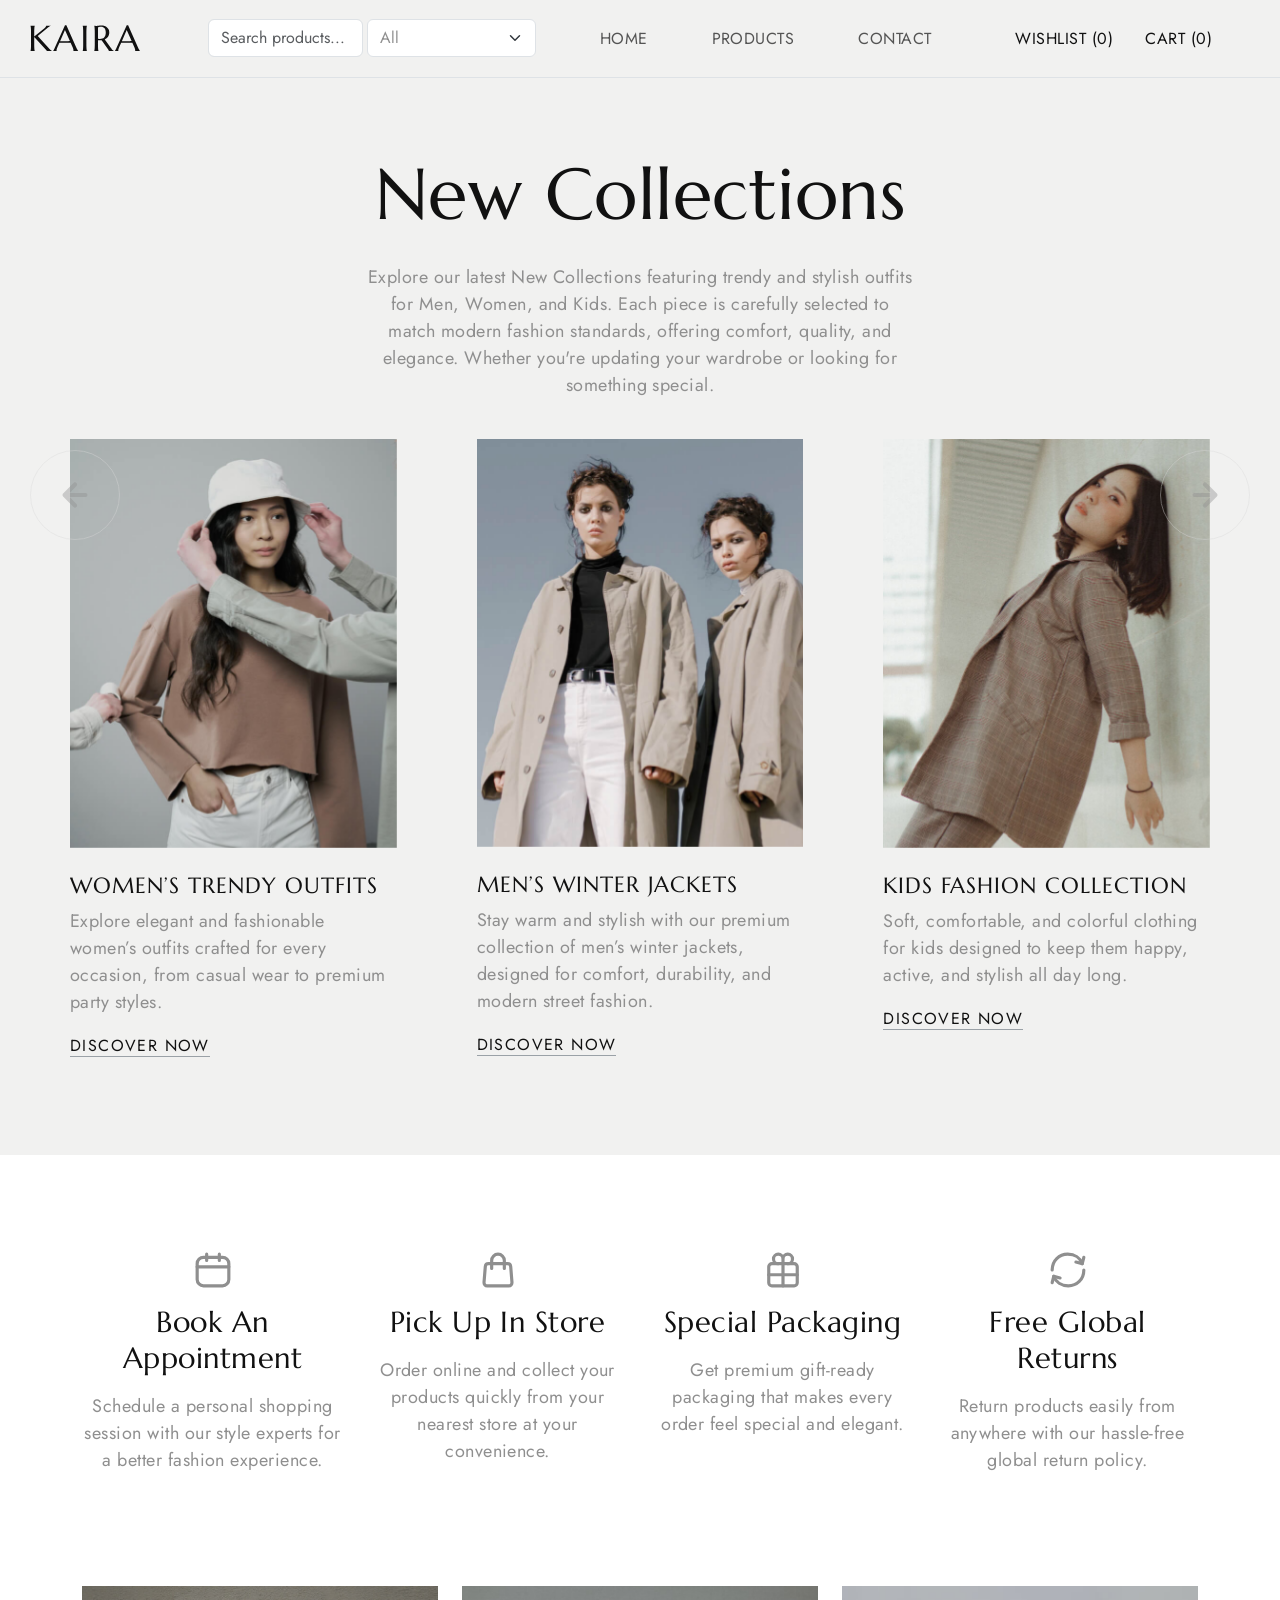
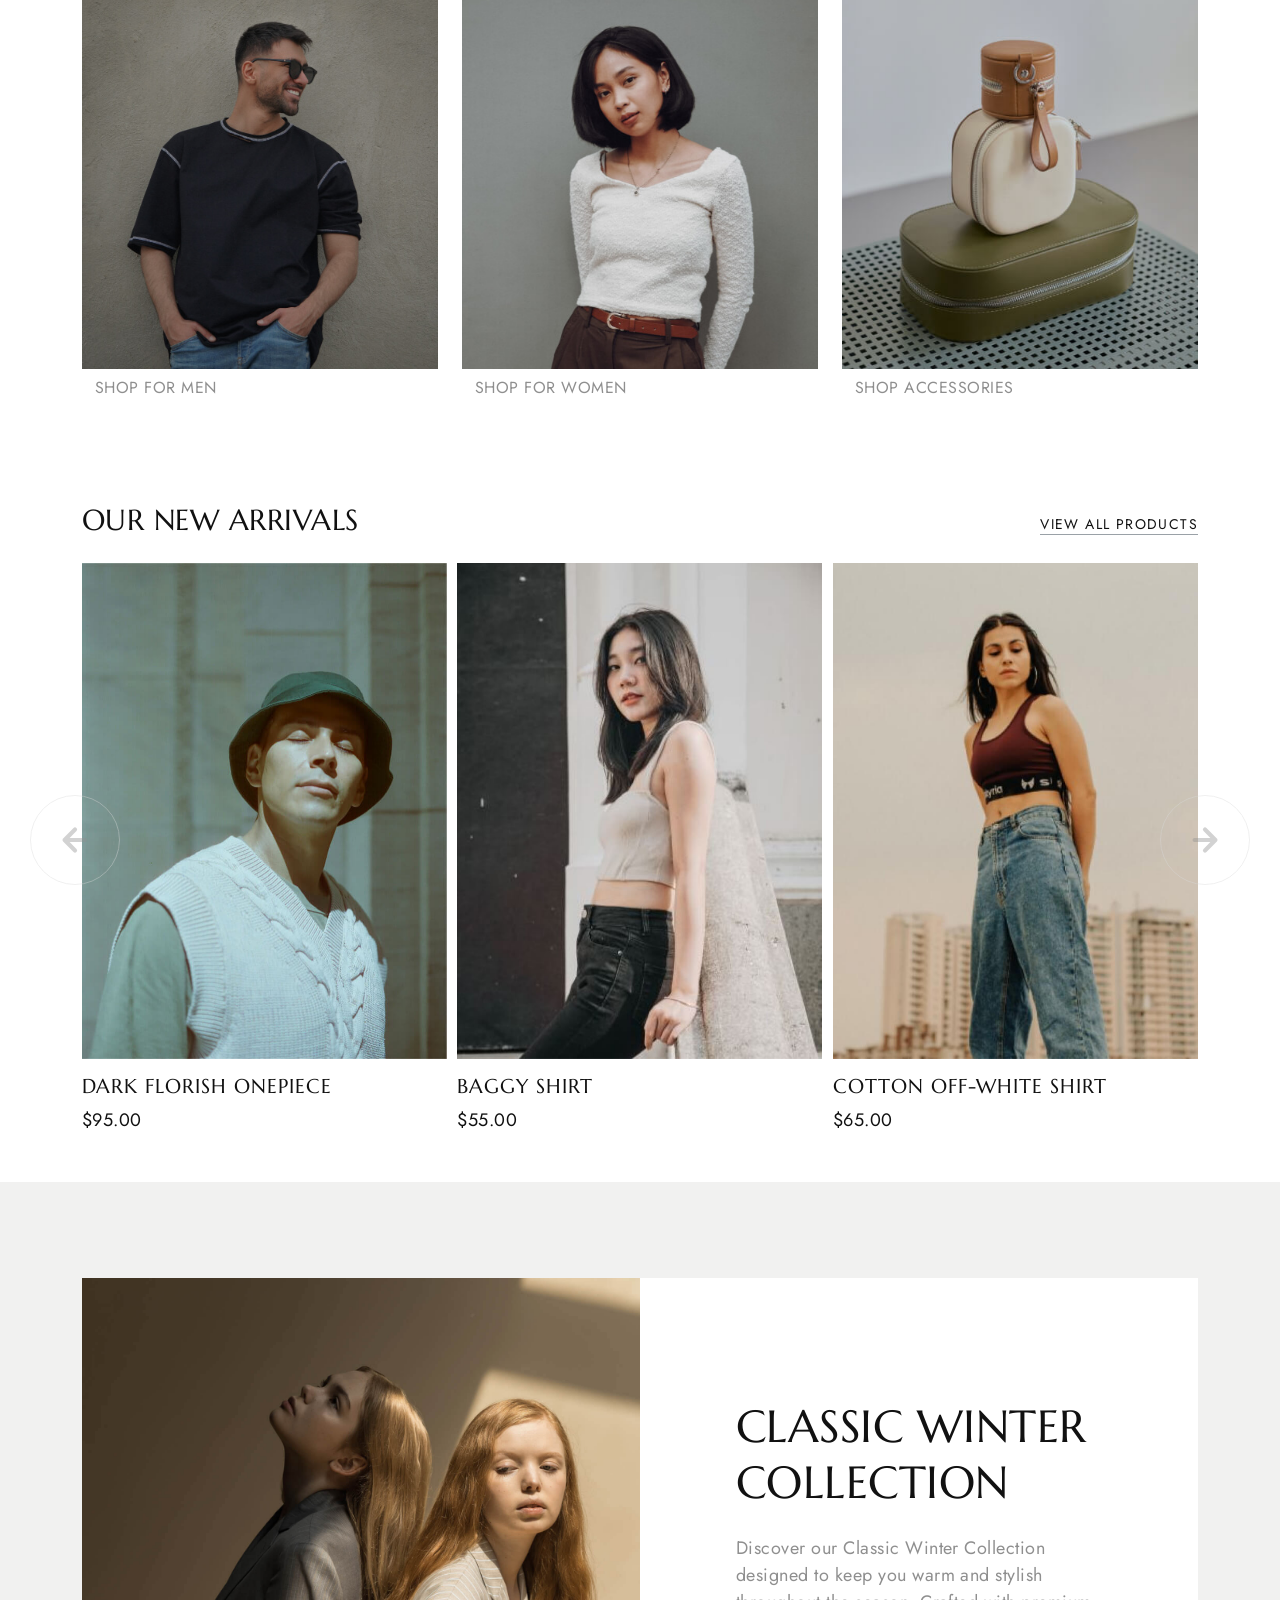
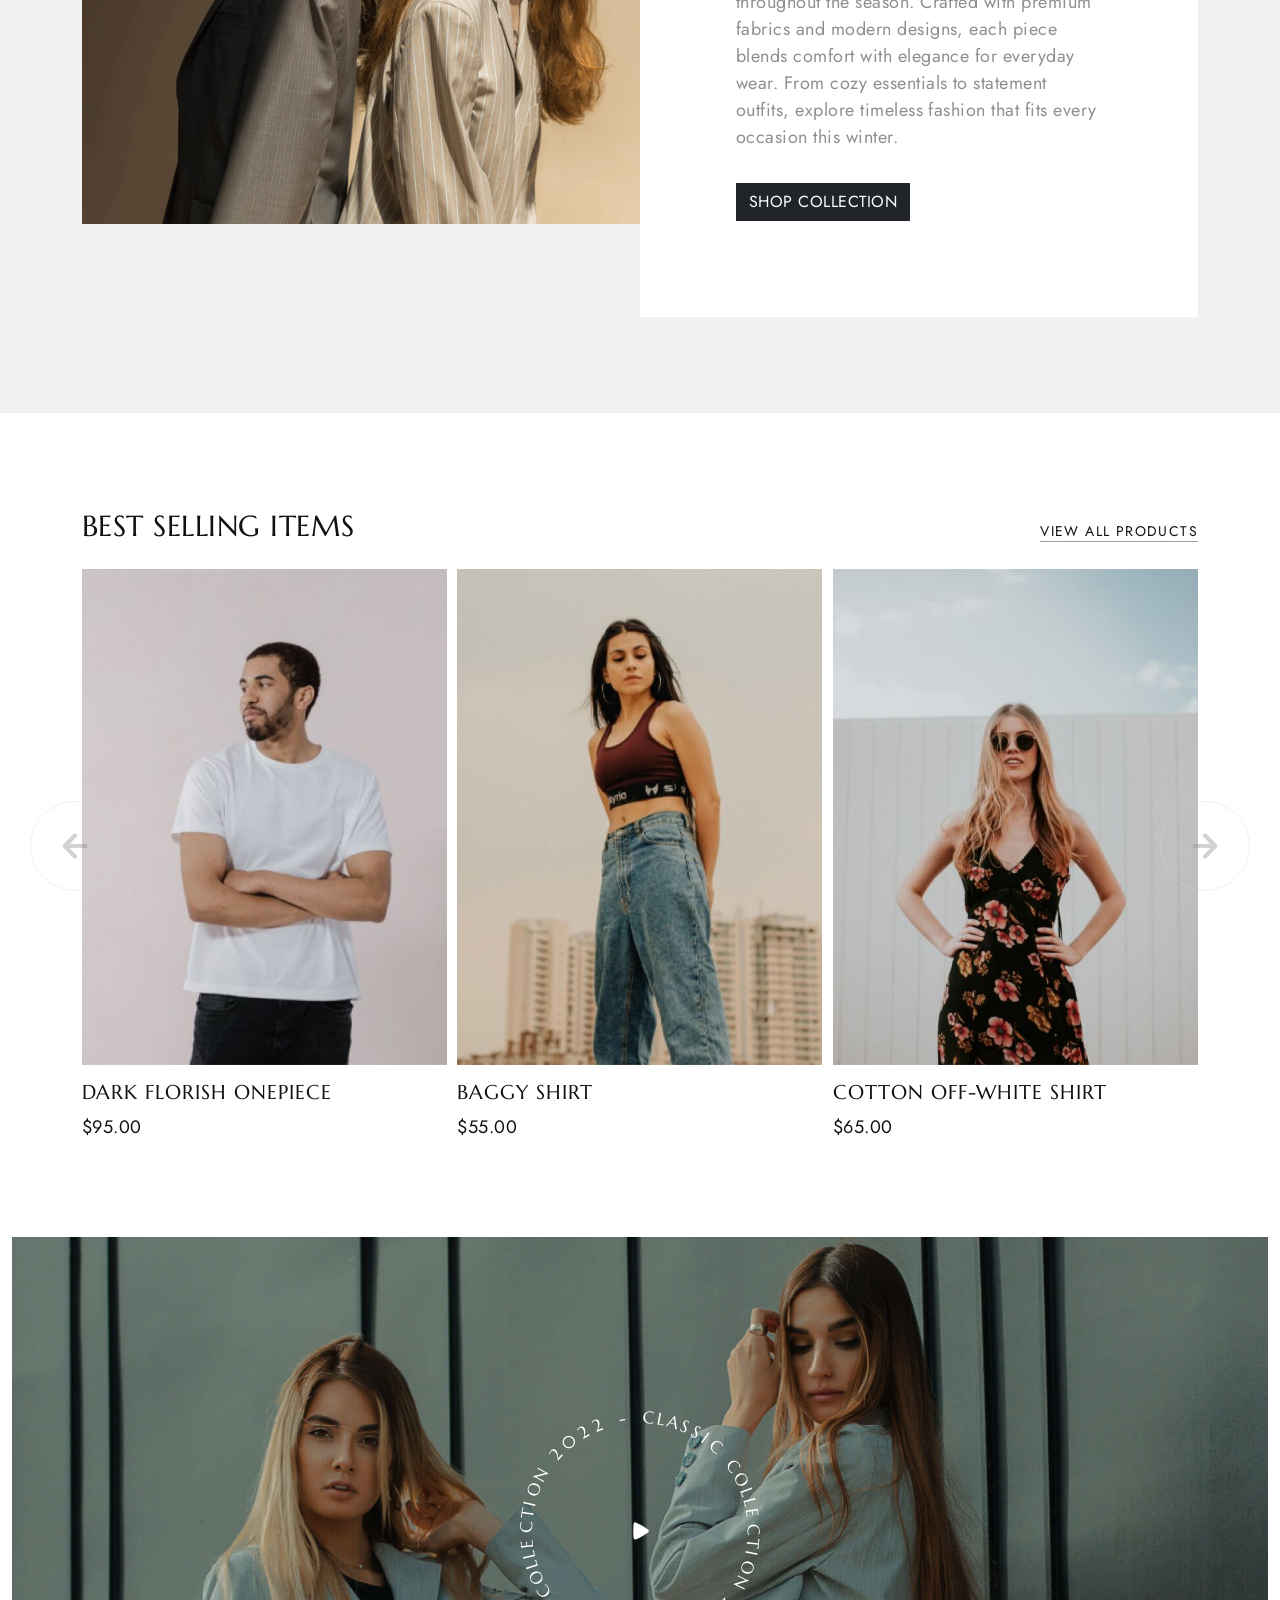
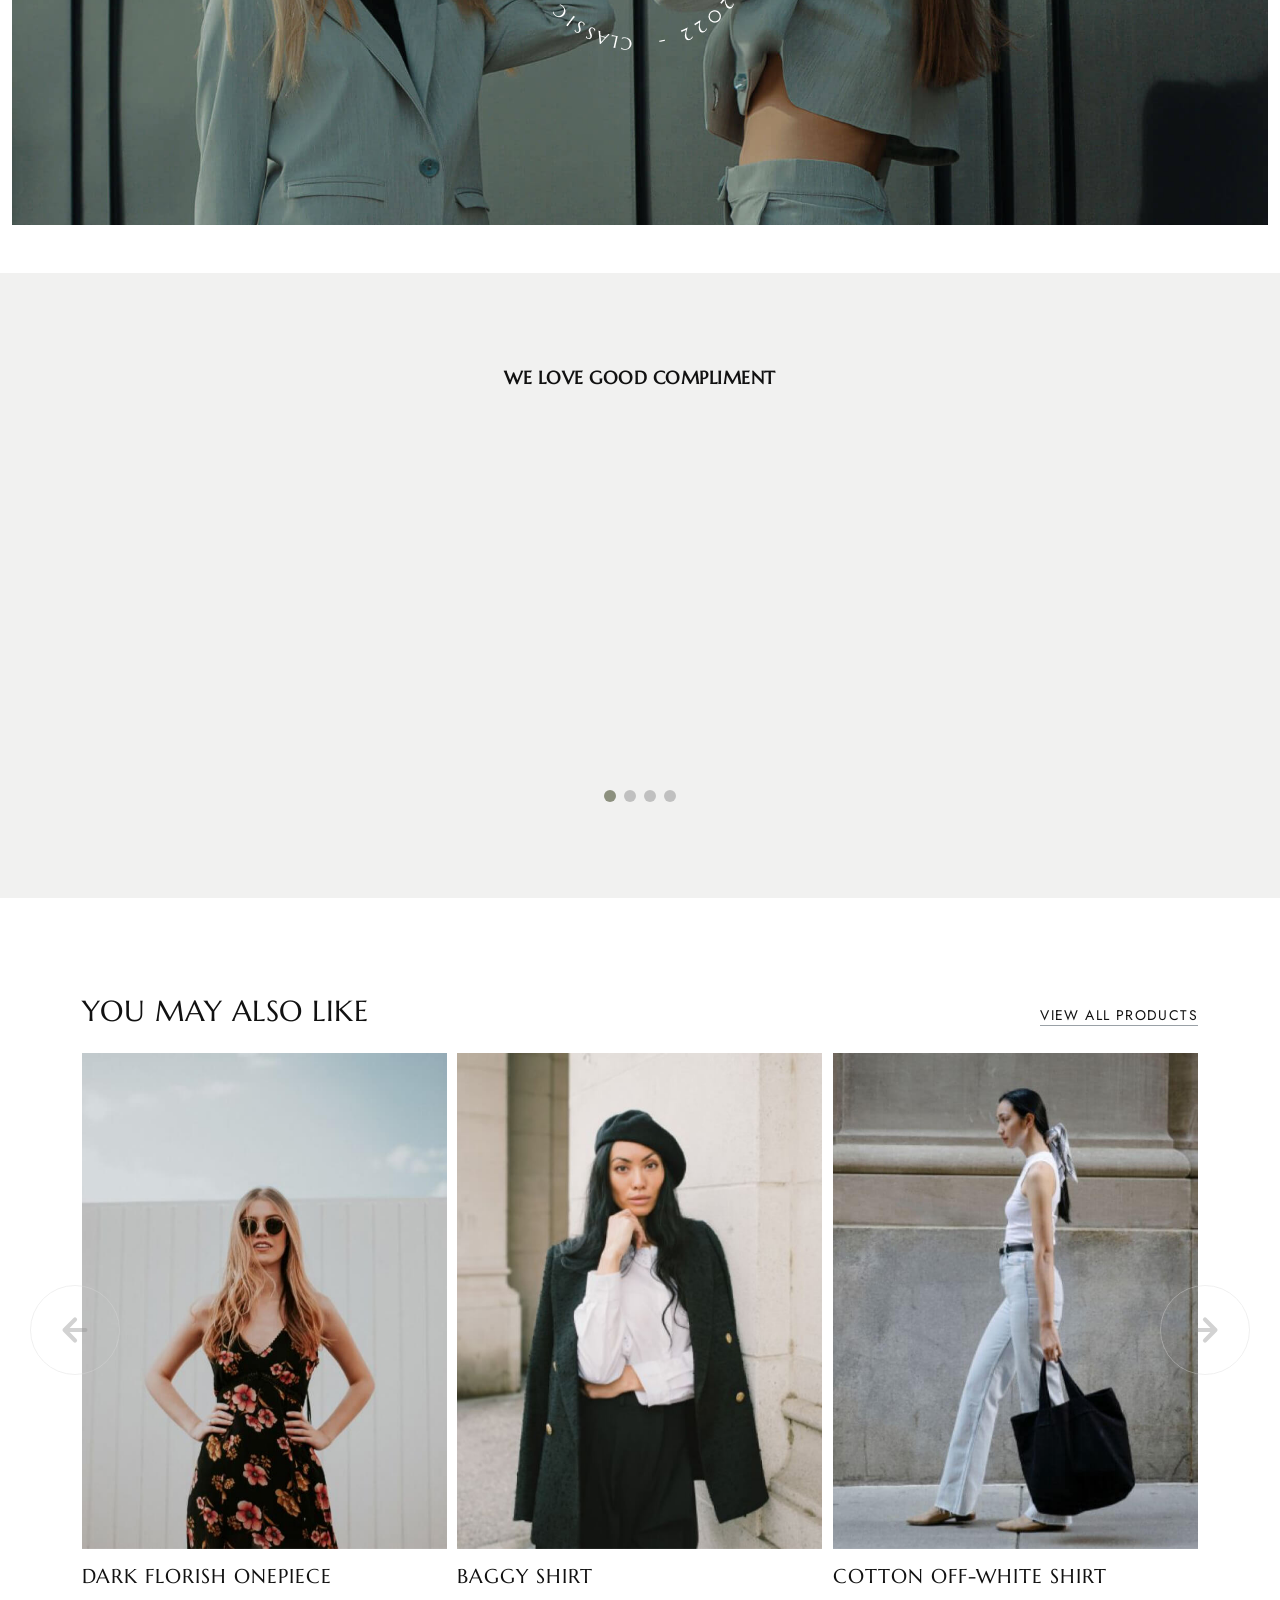
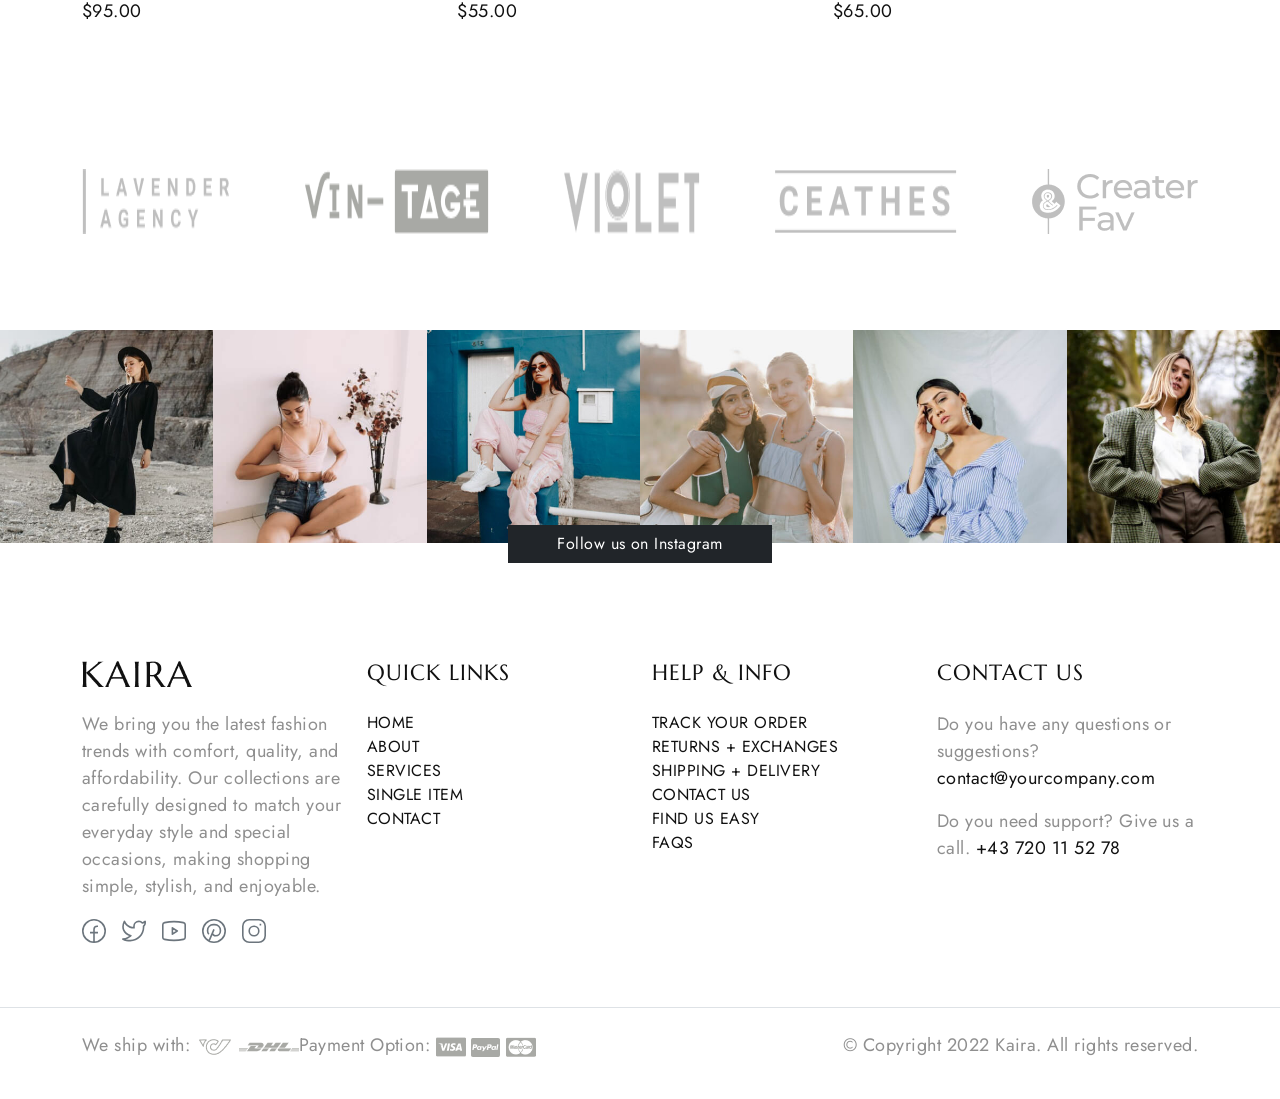
<file: kaira-1.0.0/index.html>
<!DOCTYPE html>
<html lang="en">

<head>
  <title>Kaira - Bootstrap 5 Fashion Store HTML CSS Template</title>
  <meta charset="utf-8">
  <meta http-equiv="X-UA-Compatible" content="IE=edge">
  <meta name="viewport" content="width=device-width, initial-scale=1.0">
  <meta name="format-detection" content="telephone=no">
  <meta name="apple-mobile-web-app-capable" content="yes">
  <meta name="author" content="TemplatesJungle">
  <meta name="keywords" content="ecommerce,fashion,store">
  <meta name="description" content="Bootstrap 5 Fashion Store HTML CSS Template">
  <link href="https://cdn.jsdelivr.net/npm/bootstrap@5.3.0-alpha3/dist/css/bootstrap.min.css" rel="stylesheet"
    integrity="sha384-KK94CHFLLe+nY2dmCWGMq91rCGa5gtU4mk92HdvYe+M/SXH301p5ILy+dN9+nJOZ" crossorigin="anonymous">
  <link rel="stylesheet" type="text/css" href="css/vendor.css">
  <link rel="stylesheet" href="https://cdn.jsdelivr.net/npm/swiper@9/swiper-bundle.min.css" />
  <link rel="stylesheet" type="text/css" href="css/style.css">

  <link rel="preconnect" href="https://fonts.googleapis.com">
  <link rel="preconnect" href="https://fonts.gstatic.com" crossorigin>
  <link
    href="https://fonts.googleapis.com/css2?family=Jost:ital,wght@0,300;0,400;0,500;0,700;1,300;1,400;1,500;1,700&family=Marcellus&display=swap"
    rel="stylesheet">
</head>

<body class="homepage">
  <svg xmlns="http://www.w3.org/2000/svg" style="display: none;">
    <defs>
      <symbol xmlns="http://www.w3.org/2000/svg" id="instagram" viewBox="0 0 15 15">
        <path fill="none" stroke="currentColor"
          d="M11 3.5h1M4.5.5h6a4 4 0 0 1 4 4v6a4 4 0 0 1-4 4h-6a4 4 0 0 1-4-4v-6a4 4 0 0 1 4-4Zm3 10a3 3 0 1 1 0-6a3 3 0 0 1 0 6Z" />
      </symbol>
      <symbol xmlns="http://www.w3.org/2000/svg" id="facebook" viewBox="0 0 15 15">
        <path fill="none" stroke="currentColor"
          d="M7.5 14.5a7 7 0 1 1 0-14a7 7 0 0 1 0 14Zm0 0v-8a2 2 0 0 1 2-2h.5m-5 4h5" />
      </symbol>
      <symbol xmlns="http://www.w3.org/2000/svg" id="twitter" viewBox="0 0 15 15">
        <path fill="currentColor"
          d="m14.478 1.5l.5-.033a.5.5 0 0 0-.871-.301l.371.334Zm-.498 2.959a.5.5 0 1 0-1 0h1Zm-6.49.082h-.5h.5Zm0 .959h.5h-.5Zm-6.99 7V12a.5.5 0 0 0-.278.916L.5 12.5Zm.998-11l.469-.175a.5.5 0 0 0-.916-.048l.447.223Zm3.994 9l.354.353a.5.5 0 0 0-.195-.827l-.159.474Zm7.224-8.027l-.37.336l.18.199l.265-.04l-.075-.495Zm1.264-.94c.051.778.003 1.25-.123 1.606c-.122.345-.336.629-.723 1l.692.722c.438-.42.776-.832.974-1.388c.193-.546.232-1.178.177-2.006l-.998.066Zm0 3.654V4.46h-1v.728h1Zm-6.99-.646V5.5h1v-.959h-1Zm0 .959V6h1v-.5h-1ZM10.525 1a3.539 3.539 0 0 0-3.537 3.541h1A2.539 2.539 0 0 1 10.526 2V1Zm2.454 4.187C12.98 9.503 9.487 13 5.18 13v1c4.86 0 8.8-3.946 8.8-8.813h-1ZM1.03 1.675C1.574 3.127 3.614 6 7.49 6V5C4.174 5 2.421 2.54 1.966 1.325l-.937.35Zm.021-.398C.004 3.373-.157 5.407.604 7.139c.759 1.727 2.392 3.055 4.73 3.835l.317-.948c-2.155-.72-3.518-1.892-4.132-3.29c-.612-1.393-.523-3.11.427-5.013l-.895-.446Zm4.087 8.87C4.536 10.75 2.726 12 .5 12v1c2.566 0 4.617-1.416 5.346-2.147l-.708-.706Zm7.949-8.009A3.445 3.445 0 0 0 10.526 1v1c.721 0 1.37.311 1.82.809l.74-.671Zm-.296.83a3.513 3.513 0 0 0 2.06-1.134l-.744-.668a2.514 2.514 0 0 1-1.466.813l.15.989ZM.222 12.916C1.863 14.01 3.583 14 5.18 14v-1c-1.63 0-3.048-.011-4.402-.916l-.556.832Z" />
      </symbol>
      <symbol xmlns="http://www.w3.org/2000/svg" id="pinterest" viewBox="0 0 15 15">
        <path fill="none" stroke="currentColor"
          d="m4.5 13.5l3-7m-3.236 3a2.989 2.989 0 0 1-.764-2V7A3.5 3.5 0 0 1 7 3.5h1A3.5 3.5 0 0 1 11.5 7v.5a3 3 0 0 1-3 3a2.081 2.081 0 0 1-1.974-1.423L6.5 9m1 5.5a7 7 0 1 1 0-14a7 7 0 0 1 0 14Z" />
      </symbol>
      <symbol xmlns="http://www.w3.org/2000/svg" id="youtube" viewBox="0 0 15 15">
        <path fill="currentColor"
          d="m1.61 12.738l-.104.489l.105-.489Zm11.78 0l.104.489l-.105-.489Zm0-10.476l.104-.489l-.105.489Zm-11.78 0l.106.489l-.105-.489ZM6.5 5.5l.277-.416A.5.5 0 0 0 6 5.5h.5Zm0 4H6a.5.5 0 0 0 .777.416L6.5 9.5Zm3-2l.277.416a.5.5 0 0 0 0-.832L9.5 7.5ZM0 3.636v7.728h1V3.636H0Zm15 7.728V3.636h-1v7.728h1ZM1.506 13.227c3.951.847 8.037.847 11.988 0l-.21-.978a27.605 27.605 0 0 1-11.568 0l-.21.978ZM13.494 1.773a28.606 28.606 0 0 0-11.988 0l.21.978a27.607 27.607 0 0 1 11.568 0l.21-.978ZM15 3.636c0-.898-.628-1.675-1.506-1.863l-.21.978c.418.09.716.458.716.885h1Zm-1 7.728a.905.905 0 0 1-.716.885l.21.978A1.905 1.905 0 0 0 15 11.364h-1Zm-14 0c0 .898.628 1.675 1.506 1.863l.21-.978A.905.905 0 0 1 1 11.364H0Zm1-7.728c0-.427.298-.796.716-.885l-.21-.978A1.905 1.905 0 0 0 0 3.636h1ZM6 5.5v4h1v-4H6Zm.777 4.416l3-2l-.554-.832l-3 2l.554.832Zm3-2.832l-3-2l-.554.832l3 2l.554-.832Z" />
      </symbol>
      <symbol xmlns="http://www.w3.org/2000/svg" id="dribble" viewBox="0 0 15 15">
        <path fill="none" stroke="currentColor" stroke-linecap="round" stroke-linejoin="round"
          d="M4.839 1.024c3.346 4.041 5.096 7.922 5.704 12.782M.533 6.82c5.985-.138 9.402-1.083 11.97-4.216M2.7 12.594c3.221-4.902 7.171-5.65 11.755-4.293M14.5 7.5a7 7 0 1 0-14 0a7 7 0 0 0 14 0Z" />
      </symbol>
      <symbol xmlns="http://www.w3.org/2000/svg" id="calendar" viewBox="0 0 24 24">
        <g fill="none" stroke="currentColor" stroke-linecap="round" stroke-linejoin="round" stroke-width="2">
          <rect width="20" height="18" x="2" y="4" rx="4" />
          <path d="M8 2v4m8-4v4M2 10h20" />
        </g>
      </symbol>
      <symbol xmlns="http://www.w3.org/2000/svg" id="shopping-bag" viewBox="0 0 24 24">
        <g fill="none" stroke="currentColor" stroke-linecap="round" stroke-linejoin="round" stroke-width="2">
          <path
            d="M3.977 9.84A2 2 0 0 1 5.971 8h12.058a2 2 0 0 1 1.994 1.84l.803 10A2 2 0 0 1 18.833 22H5.167a2 2 0 0 1-1.993-2.16l.803-10Z" />
          <path d="M16 11V6a4 4 0 0 0-4-4v0a4 4 0 0 0-4 4v5" />
        </g>
      </symbol>
      <symbol xmlns="http://www.w3.org/2000/svg" id="gift" viewBox="0 0 24 24">
        <g fill="none" stroke="currentColor" stroke-linecap="round" stroke-linejoin="round" stroke-width="2">
          <rect width="18" height="14" x="3" y="8" rx="2" />
          <path d="M12 5a3 3 0 1 0-3 3m6 0a3 3 0 1 0-3-3m0 0v17m9-7H3" />
        </g>
      </symbol>
      <symbol xmlns="http://www.w3.org/2000/svg" id="arrow-cycle" viewBox="0 0 24 24">
        <g fill="none" stroke="currentColor" stroke-linecap="round" stroke-linejoin="round" stroke-width="2">
          <path
            d="M22 12c0 6-4.39 10-9.806 10C7.792 22 4.24 19.665 3 16m-1-4C2 6 6.39 2 11.806 2C16.209 2 19.76 4.335 21 8" />
          <path d="m7 17l-4-1l-1 4M17 7l4 1l1-4" />
        </g>
      </symbol>
      <symbol xmlns="http://www.w3.org/2000/svg" id="link" viewBox="0 0 24 24">
        <path fill="currentColor"
          d="M12 19a1 1 0 1 0-1-1a1 1 0 0 0 1 1Zm5 0a1 1 0 1 0-1-1a1 1 0 0 0 1 1Zm0-4a1 1 0 1 0-1-1a1 1 0 0 0 1 1Zm-5 0a1 1 0 1 0-1-1a1 1 0 0 0 1 1Zm7-12h-1V2a1 1 0 0 0-2 0v1H8V2a1 1 0 0 0-2 0v1H5a3 3 0 0 0-3 3v14a3 3 0 0 0 3 3h14a3 3 0 0 0 3-3V6a3 3 0 0 0-3-3Zm1 17a1 1 0 0 1-1 1H5a1 1 0 0 1-1-1v-9h16Zm0-11H4V6a1 1 0 0 1 1-1h1v1a1 1 0 0 0 2 0V5h8v1a1 1 0 0 0 2 0V5h1a1 1 0 0 1 1 1ZM7 15a1 1 0 1 0-1-1a1 1 0 0 0 1 1Zm0 4a1 1 0 1 0-1-1a1 1 0 0 0 1 1Z" />
      </symbol>
      <symbol xmlns="http://www.w3.org/2000/svg" id="arrow-left" viewBox="0 0 24 24">
        <path fill="currentColor"
          d="M17 11H9.41l3.3-3.29a1 1 0 1 0-1.42-1.42l-5 5a1 1 0 0 0-.21.33a1 1 0 0 0 0 .76a1 1 0 0 0 .21.33l5 5a1 1 0 0 0 1.42 0a1 1 0 0 0 0-1.42L9.41 13H17a1 1 0 0 0 0-2Z" />
      </symbol>
      <symbol xmlns="http://www.w3.org/2000/svg" id="arrow-right" viewBox="0 0 24 24">
        <path fill="currentColor"
          d="M17.92 11.62a1 1 0 0 0-.21-.33l-5-5a1 1 0 0 0-1.42 1.42l3.3 3.29H7a1 1 0 0 0 0 2h7.59l-3.3 3.29a1 1 0 0 0 0 1.42a1 1 0 0 0 1.42 0l5-5a1 1 0 0 0 .21-.33a1 1 0 0 0 0-.76Z" />
      </symbol>
      <symbol xmlns="http://www.w3.org/2000/svg" id="play" viewBox="0 0 24 24">
        <g fill="none" fill-rule="evenodd">
          <path
            d="M24 0v24H0V0h24ZM12.593 23.258l-.011.002l-.071.035l-.02.004l-.014-.004l-.071-.035c-.01-.004-.019-.001-.024.005l-.004.01l-.017.428l.005.02l.01.013l.104.074l.015.004l.012-.004l.104-.074l.012-.016l.004-.017l-.017-.427c-.002-.01-.009-.017-.017-.018Zm.265-.113l-.013.002l-.185.093l-.01.01l-.003.011l.018.43l.005.012l.008.007l.201.093c.012.004.023 0 .029-.008l.004-.014l-.034-.614c-.003-.012-.01-.02-.02-.022Zm-.715.002a.023.023 0 0 0-.027.006l-.006.014l-.034.614c0 .012.007.02.017.024l.015-.002l.201-.093l.01-.008l.004-.011l.017-.43l-.003-.012l-.01-.01l-.184-.092Z" />
          <path fill="currentColor"
            d="M5.669 4.76a1.469 1.469 0 0 1 2.04-1.177c1.062.454 3.442 1.533 6.462 3.276c3.021 1.744 5.146 3.267 6.069 3.958c.788.591.79 1.763.001 2.356c-.914.687-3.013 2.19-6.07 3.956c-3.06 1.766-5.412 2.832-6.464 3.28c-.906.387-1.92-.2-2.038-1.177c-.138-1.142-.396-3.735-.396-7.237c0-3.5.257-6.092.396-7.235Z" />
        </g>
      </symbol>
      <symbol xmlns="http://www.w3.org/2000/svg" id="category" viewBox="0 0 24 24">
        <path fill="currentColor"
          d="M19 5.5h-6.28l-.32-1a3 3 0 0 0-2.84-2H5a3 3 0 0 0-3 3v13a3 3 0 0 0 3 3h14a3 3 0 0 0 3-3v-10a3 3 0 0 0-3-3Zm1 13a1 1 0 0 1-1 1H5a1 1 0 0 1-1-1v-13a1 1 0 0 1 1-1h4.56a1 1 0 0 1 .95.68l.54 1.64a1 1 0 0 0 .95.68h7a1 1 0 0 1 1 1Z" />
      </symbol>
      <symbol xmlns="http://www.w3.org/2000/svg" id="calendar" viewBox="0 0 24 24">
        <path fill="currentColor"
          d="M19 4h-2V3a1 1 0 0 0-2 0v1H9V3a1 1 0 0 0-2 0v1H5a3 3 0 0 0-3 3v12a3 3 0 0 0 3 3h14a3 3 0 0 0 3-3V7a3 3 0 0 0-3-3Zm1 15a1 1 0 0 1-1 1H5a1 1 0 0 1-1-1v-7h16Zm0-9H4V7a1 1 0 0 1 1-1h2v1a1 1 0 0 0 2 0V6h6v1a1 1 0 0 0 2 0V6h2a1 1 0 0 1 1 1Z" />
      </symbol>
      <symbol xmlns="http://www.w3.org/2000/svg" id="heart" viewBox="0 0 24 24">
        <path fill="currentColor"
          d="M20.16 4.61A6.27 6.27 0 0 0 12 4a6.27 6.27 0 0 0-8.16 9.48l7.45 7.45a1 1 0 0 0 1.42 0l7.45-7.45a6.27 6.27 0 0 0 0-8.87Zm-1.41 7.46L12 18.81l-6.75-6.74a4.28 4.28 0 0 1 3-7.3a4.25 4.25 0 0 1 3 1.25a1 1 0 0 0 1.42 0a4.27 4.27 0 0 1 6 6.05Z" />
      </symbol>
      <symbol xmlns="http://www.w3.org/2000/svg" id="plus" viewBox="0 0 24 24">
        <path fill="currentColor"
          d="M19 11h-6V5a1 1 0 0 0-2 0v6H5a1 1 0 0 0 0 2h6v6a1 1 0 0 0 2 0v-6h6a1 1 0 0 0 0-2Z" />
      </symbol>
      <symbol xmlns="http://www.w3.org/2000/svg" id="minus" viewBox="0 0 24 24">
        <path fill="currentColor" d="M19 11H5a1 1 0 0 0 0 2h14a1 1 0 0 0 0-2Z" />
      </symbol>
      <symbol xmlns="http://www.w3.org/2000/svg" id="cart" viewBox="0 0 24 24">
        <path fill="currentColor"
          d="M8.5 19a1.5 1.5 0 1 0 1.5 1.5A1.5 1.5 0 0 0 8.5 19ZM19 16H7a1 1 0 0 1 0-2h8.491a3.013 3.013 0 0 0 2.885-2.176l1.585-5.55A1 1 0 0 0 19 5H6.74a3.007 3.007 0 0 0-2.82-2H3a1 1 0 0 0 0 2h.921a1.005 1.005 0 0 1 .962.725l.155.545v.005l1.641 5.742A3 3 0 0 0 7 18h12a1 1 0 0 0 0-2Zm-1.326-9l-1.22 4.274a1.005 1.005 0 0 1-.963.726H8.754l-.255-.892L7.326 7ZM16.5 19a1.5 1.5 0 1 0 1.5 1.5a1.5 1.5 0 0 0-1.5-1.5Z" />
      </symbol>
      <symbol xmlns="http://www.w3.org/2000/svg" id="check" viewBox="0 0 24 24">
        <path fill="currentColor"
          d="M18.71 7.21a1 1 0 0 0-1.42 0l-7.45 7.46l-3.13-3.14A1 1 0 1 0 5.29 13l3.84 3.84a1 1 0 0 0 1.42 0l8.16-8.16a1 1 0 0 0 0-1.47Z" />
      </symbol>
      <symbol xmlns="http://www.w3.org/2000/svg" id="trash" viewBox="0 0 24 24">
        <path fill="currentColor"
          d="M10 18a1 1 0 0 0 1-1v-6a1 1 0 0 0-2 0v6a1 1 0 0 0 1 1ZM20 6h-4V5a3 3 0 0 0-3-3h-2a3 3 0 0 0-3 3v1H4a1 1 0 0 0 0 2h1v11a3 3 0 0 0 3 3h8a3 3 0 0 0 3-3V8h1a1 1 0 0 0 0-2ZM10 5a1 1 0 0 1 1-1h2a1 1 0 0 1 1 1v1h-4Zm7 14a1 1 0 0 1-1 1H8a1 1 0 0 1-1-1V8h10Zm-3-1a1 1 0 0 0 1-1v-6a1 1 0 0 0-2 0v6a1 1 0 0 0 1 1Z" />
      </symbol>
      <symbol xmlns="http://www.w3.org/2000/svg" id="star-outline" viewBox="0 0 15 15">
        <path fill="none" stroke="currentColor" stroke-linecap="round" stroke-linejoin="round"
          d="M7.5 9.804L5.337 11l.413-2.533L4 6.674l2.418-.37L7.5 4l1.082 2.304l2.418.37l-1.75 1.793L9.663 11L7.5 9.804Z" />
      </symbol>
      <symbol xmlns="http://www.w3.org/2000/svg" id="star-solid" viewBox="0 0 15 15">
        <path fill="currentColor"
          d="M7.953 3.788a.5.5 0 0 0-.906 0L6.08 5.85l-2.154.33a.5.5 0 0 0-.283.843l1.574 1.613l-.373 2.284a.5.5 0 0 0 .736.518l1.92-1.063l1.921 1.063a.5.5 0 0 0 .736-.519l-.373-2.283l1.574-1.613a.5.5 0 0 0-.283-.844L8.921 5.85l-.968-2.062Z" />
      </symbol>
      <symbol xmlns="http://www.w3.org/2000/svg" id="search" viewBox="0 0 24 24">
        <path fill="currentColor"
          d="M21.71 20.29L18 16.61A9 9 0 1 0 16.61 18l3.68 3.68a1 1 0 0 0 1.42 0a1 1 0 0 0 0-1.39ZM11 18a7 7 0 1 1 7-7a7 7 0 0 1-7 7Z" />
      </symbol>
      <symbol xmlns="http://www.w3.org/2000/svg" id="user" viewBox="0 0 24 24">
        <path fill="currentColor"
          d="M15.71 12.71a6 6 0 1 0-7.42 0a10 10 0 0 0-6.22 8.18a1 1 0 0 0 2 .22a8 8 0 0 1 15.9 0a1 1 0 0 0 1 .89h.11a1 1 0 0 0 .88-1.1a10 10 0 0 0-6.25-8.19ZM12 12a4 4 0 1 1 4-4a4 4 0 0 1-4 4Z" />
      </symbol>
      <symbol xmlns="http://www.w3.org/2000/svg" id="close" viewBox="0 0 15 15">
        <path fill="currentColor"
          d="M7.953 3.788a.5.5 0 0 0-.906 0L6.08 5.85l-2.154.33a.5.5 0 0 0-.283.843l1.574 1.613l-.373 2.284a.5.5 0 0 0 .736.518l1.92-1.063l1.921 1.063a.5.5 0 0 0 .736-.519l-.373-2.283l1.574-1.613a.5.5 0 0 0-.283-.844L8.921 5.85l-.968-2.062Z" />
      </symbol>
    </defs>
  </svg>

  <div class="preloader text-white fs-6 text-uppercase overflow-hidden"></div>

  <div class="search-popup">
    <div class="search-popup-container">

      <form role="search" method="get" class="form-group" action="">
        <input type="search" id="search-form" class="form-control border-0 border-bottom"
          placeholder="Type and press enter" value="" name="s" />
        <button type="submit" class="search-submit border-0 position-absolute bg-white"
          style="top: 15px;right: 15px;"><svg class="search" width="24" height="24">
            <use xlink:href="#search"></use>
          </svg></button>
      </form>

      <h5 class="cat-list-title">Browse Categories</h5>

      <ul class="cat-list">
        <li class="cat-list-item">
          <a href="#" title="Jackets">Jackets</a>
        </li>
        <li class="cat-list-item">
          <a href="#" title="T-shirts">T-shirts</a>
        </li>
        <li class="cat-list-item">
          <a href="#" title="Handbags">Handbags</a>
        </li>
        <li class="cat-list-item">
          <a href="#" title="Accessories">Accessories</a>
        </li>
        <li class="cat-list-item">
          <a href="#" title="Cosmetics">Cosmetics</a>
        </li>
        <li class="cat-list-item">
          <a href="#" title="Dresses">Dresses</a>
        </li>
        <li class="cat-list-item">
          <a href="#" title="Jumpsuits">Jumpsuits</a>
        </li>
      </ul>

    </div>
  </div>

  <div class="offcanvas offcanvas-end" data-bs-scroll="true" tabindex="-1" id="offcanvasCart" aria-labelledby="My Cart">
    <div class="offcanvas-header justify-content-center">
      <button type="button" class="btn-close" data-bs-dismiss="offcanvas" aria-label="Close"></button>
    </div>
    <div class="offcanvas-body">
      <div class="order-md-last">
        <h4 class="d-flex justify-content-between align-items-center mb-3">
          <span class="text-primary">Your cart</span>
          <span class="badge bg-primary rounded-pill">3</span>
        </h4>
        <ul class="list-group mb-3">
          <li class="list-group-item d-flex justify-content-between lh-sm">
            <div>
              <h6 class="my-0">Growers cider</h6>
              <small class="text-body-secondary">Brief description</small>
            </div>
            <span class="text-body-secondary">$12</span>
          </li>
          <li class="list-group-item d-flex justify-content-between lh-sm">
            <div>
              <h6 class="my-0">Fresh grapes</h6>
              <small class="text-body-secondary">Brief description</small>
            </div>
            <span class="text-body-secondary">$8</span>
          </li>
          <li class="list-group-item d-flex justify-content-between lh-sm">
            <div>
              <h6 class="my-0">Heinz tomato ketchup</h6>
              <small class="text-body-secondary">Brief description</small>
            </div>
            <span class="text-body-secondary">$5</span>
          </li>
          <li class="list-group-item d-flex justify-content-between">
            <span>Total (USD)</span>
            <strong>$20</strong>
          </li>
        </ul>

        <button class="w-100 btn btn-primary btn-lg" type="submit">Continue to Checkout</button>
      </div>
    </div>
  </div>

  <nav class="navbar navbar-expand-lg bg-light text-uppercase fs-6 p-3 border-bottom align-items-center">
    <div class="container-fluid">
      <div class="row justify-content-between align-items-center w-100">

        <div class="col-auto">
          <a class="navbar-brand text-white" href="index.html">
            <svg width="112" height="45" viewBox="0 0 112 45" xmlns="http://www.w3.org/2000/svg" fill="#111">
              <path
                d="M2.51367 34.9297C2.58398 34.6836 2.64844 34.3789 2.70703 34.0156C2.77734 33.6523 2.83594 33.2012 2.88281 32.6621C2.92969 32.123 2.96484 31.4844 2.98828 30.7461C3.01172 29.9961 3.02344 29.123 3.02344 28.127V16.6836C3.02344 15.6875 3.01172 14.8203 2.98828 14.082C2.96484 13.332 2.92969 12.6875 2.88281 12.1484C2.83594 11.5977 2.77734 11.1406 2.70703 10.7773C2.64844 10.4141 2.58398 10.1094 2.51367 9.86328V9.79297H6.73242V9.86328C6.66211 10.1094 6.5918 10.4141 6.52148 10.7773C6.46289 11.1406 6.41016 11.5977 6.36328 12.1484C6.32812 12.6875 6.29297 13.332 6.25781 14.082C6.23438 14.8203 6.22266 15.6875 6.22266 16.6836V20.6035L16.4883 12.2188C17.6367 11.2813 18.2109 10.4727 18.2109 9.79297H23.1504V9.86328C22.459 10.0273 21.7559 10.3437 21.041 10.8125C20.3379 11.2695 19.5879 11.832 18.791 12.5L9.7207 20.0938L20.6367 32.082C21.0938 32.5508 21.4805 32.9434 21.7969 33.2598C22.125 33.5645 22.4121 33.8223 22.6582 34.0332C22.9043 34.2324 23.127 34.4023 23.3262 34.543C23.5371 34.6719 23.7539 34.8008 23.9766 34.9297V35H18.8262C18.7793 34.8945 18.6973 34.7598 18.5801 34.5957C18.4746 34.4316 18.3457 34.2617 18.1934 34.0859C18.0527 33.9102 17.8945 33.7285 17.7188 33.541C17.5547 33.3535 17.3965 33.1777 17.2441 33.0137L6.22266 20.9199V28.127C6.22266 29.123 6.23438 29.9961 6.25781 30.7461C6.29297 31.4844 6.32812 32.123 6.36328 32.6621C6.41016 33.2012 6.46289 33.6523 6.52148 34.0156C6.5918 34.3789 6.66211 34.6836 6.73242 34.9297V35H2.51367V34.9297ZM45.3846 35V34.9297C45.408 34.8711 45.4256 34.7832 45.4373 34.666C45.4491 34.5488 45.4549 34.4434 45.4549 34.3496C45.4549 33.9863 45.4022 33.5879 45.2967 33.1543C45.203 32.709 45.0155 32.1582 44.7342 31.502L42.6073 26.7207C41.951 26.6973 41.078 26.6855 39.9881 26.6855C38.8983 26.6855 37.7205 26.6855 36.4549 26.6855C35.5291 26.6855 34.6327 26.6855 33.7655 26.6855C32.91 26.6855 32.1366 26.6973 31.4452 26.7207L29.4237 31.3613C29.2479 31.7949 29.0604 32.2695 28.8612 32.7852C28.662 33.3008 28.5623 33.8223 28.5623 34.3496C28.5623 34.502 28.5741 34.6309 28.5975 34.7363C28.6209 34.8301 28.6444 34.8945 28.6678 34.9297V35H25.0819V34.9297C25.2928 34.707 25.5565 34.3145 25.8729 33.752C26.1893 33.1777 26.535 32.4629 26.91 31.6074L36.9823 9.26562H38.3885L47.9334 30.7461C48.1561 31.25 48.3846 31.7422 48.619 32.2227C48.8651 32.6914 49.0936 33.1133 49.3045 33.4883C49.5155 33.8633 49.703 34.1797 49.867 34.4375C50.0311 34.6953 50.1424 34.8594 50.201 34.9297V35H45.3846ZM33.994 25.1738C34.6737 25.1738 35.3709 25.1738 36.0858 25.1738C36.8006 25.1621 37.4979 25.1562 38.1776 25.1562C38.869 25.1445 39.5311 25.1387 40.1639 25.1387C40.7967 25.127 41.3709 25.1152 41.8866 25.1035L36.9471 13.9414L32.0955 25.1738H33.994ZM54.6989 34.9297C54.7692 34.6836 54.8337 34.3789 54.8923 34.0156C54.9509 33.6523 55.0036 33.2012 55.0505 32.6621C55.0973 32.123 55.1325 31.4844 55.1559 30.7461C55.1794 29.9961 55.1911 29.123 55.1911 28.127V16.6836C55.1911 15.6875 55.1794 14.8203 55.1559 14.082C55.1325 13.332 55.0973 12.6875 55.0505 12.1484C55.0036 11.5977 54.9509 11.1406 54.8923 10.7773C54.8337 10.4141 54.7692 10.1094 54.6989 9.86328V9.79297H58.9001V9.86328C58.8298 10.1094 58.7595 10.4141 58.6891 10.7773C58.6305 11.1406 58.5778 11.5977 58.5309 12.1484C58.4958 12.6875 58.4606 13.332 58.4255 14.082C58.402 14.8203 58.3903 15.6875 58.3903 16.6836V28.127C58.3903 29.123 58.402 29.9961 58.4255 30.7461C58.4606 31.4844 58.4958 32.123 58.5309 32.6621C58.5778 33.2012 58.6305 33.6523 58.6891 34.0156C58.7595 34.3789 58.8298 34.6836 58.9001 34.9297V35H54.6989V34.9297ZM69.9722 28.127C69.9722 29.123 69.9839 29.9961 70.0073 30.7461C70.0425 31.4844 70.0777 32.123 70.1128 32.6621C70.1597 33.2012 70.2124 33.6523 70.271 34.0156C70.3413 34.3789 70.4116 34.6836 70.482 34.9297V35H66.2632V34.9297C66.3335 34.6836 66.398 34.3789 66.4566 34.0156C66.5269 33.6523 66.5796 33.2012 66.6148 32.6621C66.6616 32.123 66.6968 31.4844 66.7202 30.7461C66.7554 30.0078 66.773 29.1348 66.773 28.127V16.6836C66.773 15.6875 66.7554 14.8203 66.7202 14.082C66.6968 13.332 66.6616 12.6875 66.6148 12.1484C66.5796 11.6094 66.5269 11.1582 66.4566 10.7949C66.398 10.4199 66.3335 10.1094 66.2632 9.86328V9.79297L67.0015 9.86328C67.2241 9.88672 67.4702 9.9043 67.7398 9.91602C68.021 9.91602 68.3081 9.91602 68.6011 9.91602C69.0581 9.91602 69.6734 9.86328 70.4468 9.75781C71.232 9.64062 72.228 9.58203 73.4351 9.58203C74.5601 9.58203 75.5972 9.73438 76.5464 10.0391C77.5073 10.3437 78.3394 10.7891 79.0425 11.375C79.7456 11.9609 80.2905 12.6816 80.6773 13.5371C81.0757 14.3809 81.2749 15.3418 81.2749 16.4199C81.2749 17.2637 81.1636 18.0488 80.9409 18.7754C80.73 19.4902 80.4253 20.1406 80.0269 20.7266C79.6402 21.3125 79.1714 21.834 78.6206 22.291C78.0698 22.7363 77.4546 23.1113 76.7749 23.416L82.9448 32.082C83.2495 32.5156 83.5308 32.8906 83.7886 33.207C84.0581 33.5234 84.3101 33.7988 84.5445 34.0332C84.7905 34.2559 85.0249 34.4434 85.2476 34.5957C85.4702 34.7363 85.6987 34.8477 85.9331 34.9297V35H80.853C80.8179 34.7773 80.7007 34.4844 80.5015 34.1211C80.314 33.7461 80.0913 33.377 79.8335 33.0137L73.6109 24.2422C73.3413 24.2656 73.0718 24.2891 72.8023 24.3125C72.5327 24.3242 72.2573 24.3301 71.9761 24.3301C71.648 24.3301 71.314 24.3184 70.9741 24.2949C70.646 24.2715 70.312 24.2305 69.9722 24.1719V28.127ZM69.9722 22.8008C70.2886 22.8711 70.6109 22.9238 70.939 22.959C71.2671 22.9824 71.5835 22.9941 71.8882 22.9941C72.7671 22.9941 73.5698 22.8652 74.2964 22.6074C75.023 22.3379 75.6382 21.9336 76.1421 21.3945C76.6577 20.8555 77.0562 20.1875 77.3374 19.3906C77.6187 18.582 77.7593 17.6387 77.7593 16.5605C77.7593 15.6816 77.6597 14.8848 77.4605 14.1699C77.2612 13.4551 76.9624 12.8516 76.564 12.3594C76.1773 11.8555 75.6851 11.4687 75.0874 11.1992C74.4898 10.918 73.7925 10.7773 72.9956 10.7773C72.187 10.7773 71.5425 10.8184 71.062 10.9004C70.5816 10.9824 70.2183 11.0703 69.9722 11.1641V22.8008ZM107.13 35V34.9297C107.154 34.8711 107.171 34.7832 107.183 34.666C107.195 34.5488 107.201 34.4434 107.201 34.3496C107.201 33.9863 107.148 33.5879 107.042 33.1543C106.949 32.709 106.761 32.1582 106.48 31.502L104.353 26.7207C103.697 26.6973 102.824 26.6855 101.734 26.6855C100.644 26.6855 99.4662 26.6855 98.2005 26.6855C97.2748 26.6855 96.3783 26.6855 95.5111 26.6855C94.6556 26.6855 93.8822 26.6973 93.1908 26.7207L91.1693 31.3613C90.9935 31.7949 90.806 32.2695 90.6068 32.7852C90.4076 33.3008 90.308 33.8223 90.308 34.3496C90.308 34.502 90.3197 34.6309 90.3431 34.7363C90.3666 34.8301 90.39 34.8945 90.4134 34.9297V35H86.8275V34.9297C87.0384 34.707 87.3021 34.3145 87.6185 33.752C87.9349 33.1777 88.2806 32.4629 88.6556 31.6074L98.7279 9.26562H100.134L109.679 30.7461C109.902 31.25 110.13 31.7422 110.365 32.2227C110.611 32.6914 110.839 33.1133 111.05 33.4883C111.261 33.8633 111.449 34.1797 111.613 34.4375C111.777 34.6953 111.888 34.8594 111.947 34.9297V35H107.13ZM95.7396 25.1738C96.4193 25.1738 97.1166 25.1738 97.8314 25.1738C98.5462 25.1621 99.2435 25.1562 99.9232 25.1562C100.615 25.1445 101.277 25.1387 101.91 25.1387C102.542 25.127 103.117 25.1152 103.632 25.1035L98.6927 13.9414L93.8412 25.1738H95.7396Z" />
            </svg>
          </a>
        </div>

        <div class="col-auto">
          <button class="navbar-toggler" type="button" data-bs-toggle="offcanvas" data-bs-target="#offcanvasNavbar"
            aria-controls="offcanvasNavbar">
            <span class="navbar-toggler-icon"></span>
          </button>

          <div class="offcanvas offcanvas-end" tabindex="-1" id="offcanvasNavbar"
            aria-labelledby="offcanvasNavbarLabel">
            <div class="offcanvas-header">
              
              <h5 class="offcanvas-title" id="offcanvasNavbarLabel">Menu</h5>
              <button type="button" class="btn-close text-reset" data-bs-dismiss="offcanvas"
                aria-label="Close"></button>
            </div>

            <div class="offcanvas-body">
              <ul class="navbar-nav justify-content-end flex-grow-1 gap-1 gap-md-5 pe-3">
                            <li class="search-box mx-2 w-100">
  <div class="d-flex align-items-center flex-nowrap">

    <input type="text" id="searchInput" class="form-control me-1"
      placeholder="Search products...">

    <select id="categoryFilter" class="form-select">
      <option value="all">All</option>
      <option value="men">Men</option>
      <option value="women">Women</option>
      <option value="kids">Kids</option>
    </select>

  </div>
</li>

                <li>
                  <a class="nav-link nav-item" href="#">Home</a>
                </li>
                <li>
                  <a class="nav-link nav-item" href="#" >Products</a>
                </li>
               <li>
                  <a class="nav-link nav-item" href="#" >Contact</a>
                </li>
                
                
              </ul>
            </div>
          </div>
        </div>

        <div class="col-3 col-lg-auto">
          <ul class="list-unstyled d-flex m-0">
            <li class="d-none d-lg-block">
              <a href="index.html" class="text-uppercase mx-3">Wishlist <span class="wishlist-count">(0)</span>
              </a>
            </li>
            <li class="d-none d-lg-block">
              <a href="index.html" class="text-uppercase mx-3" data-bs-toggle="offcanvas" data-bs-target="#offcanvasCart"
                aria-controls="offcanvasCart">Cart <span class="cart-count">(0)</span>
              </a>
            </li>
            <li class="d-lg-none">
              <a href="#" class="mx-2">
                <svg width="24" height="24" viewBox="0 0 24 24">
                  <use xlink:href="#heart"></use>
                </svg>
              </a>
            </li>
            <li class="d-lg-none">
              <a href="#" class="mx-2" data-bs-toggle="offcanvas" data-bs-target="#offcanvasCart"
                aria-controls="offcanvasCart">
                <svg width="24" height="24" viewBox="0 0 24 24">
                  <use xlink:href="#cart"></use>
                </svg>
              </a>
            </li>
          </ul>
        </div>

      </div>

    </div>
  </nav>

  <section id="billboard" class="bg-light py-5">
    <div class="container">
      <div class="row justify-content-center">
        <h1 class="section-title text-center mt-4" data-aos="fade-up">New Collections</h1>
        <div class="col-md-6 text-center" data-aos="fade-up" data-aos-delay="300">
          <p>
Explore our latest New Collections featuring trendy and stylish outfits for Men, Women, and Kids. Each piece is carefully selected to match modern fashion standards, offering comfort, quality, and elegance. 
Whether you're updating your wardrobe or looking for something special.
</p>
        </div>
      </div>
      <div class="row">
        <div class="swiper main-swiper py-4" data-aos="fade-up" data-aos-delay="600">
          <div class="swiper-wrapper d-flex border-animation-left">
            <div class="swiper-slide">
              <div class="banner-item image-zoom-effect">
                <div class="image-holder">
                  <a href="#">
                    <img src="images/banner-image-6.jpg" alt="product" class="img-fluid">
                  </a>
                </div>
                <div class="banner-content py-4">
                  <h5 class="element-title text-uppercase">
  <a href="index.html" class="item-anchor">Women’s Trendy Outfits</a>
</h5>
<p>
Explore elegant and fashionable women’s outfits crafted for every occasion, from casual wear to premium party styles.
</p>
                  <div class="btn-left">
                    <a href="#" class="btn-link fs-6 text-uppercase item-anchor text-decoration-none">Discover Now</a>
                  </div>
                </div>
              </div>
            </div>
            <div class="swiper-slide">
              <div class="banner-item image-zoom-effect">
                <div class="image-holder">
                  <a href="#">
                    <img src="images/banner-image-1.jpg" alt="product" class="img-fluid">
                  </a>
                </div>
                <div class="banner-content py-4">
                  <h5 class="element-title text-uppercase">
  <a href="index.html" class="item-anchor">Men’s Winter Jackets</a>
</h5>
<p>
Stay warm and stylish with our premium collection of men’s winter jackets, designed for comfort, durability, and modern street fashion.
</p>
                  <div class="btn-left">
                    <a href="#" class="btn-link fs-6 text-uppercase item-anchor text-decoration-none">Discover Now</a>
                  </div>
                </div>
              </div>
            </div>
            <div class="swiper-slide">
              <div class="banner-item image-zoom-effect">
                <div class="image-holder">
                  <a href="#">
                    <img src="images/banner-image-2.jpg" alt="product" class="img-fluid">
                  </a>
                </div>
                <div class="banner-content py-4">
<h5 class="element-title text-uppercase">
  <a href="index.html" class="item-anchor">Kids Fashion Collection</a>
</h5>
<p>
Soft, comfortable, and colorful clothing for kids designed to keep them happy, active, and stylish all day long.
</p>
                  <div class="btn-left">
                    <a href="#" class="btn-link fs-6 text-uppercase item-anchor text-decoration-none">Discover Now</a>
                  </div>
                </div>
              </div>
            </div>
            <div class="swiper-slide">
              <div class="banner-item image-zoom-effect">
                <div class="image-holder">
                  <a href="#">
                    <img src="images/banner-image-3.jpg" alt="product" class="img-fluid">
                  </a>
                </div>
                <div class="banner-content py-4">
<h5 class="element-title text-uppercase">
  <a href="index.html" class="item-anchor">Cozy Crop Sweaters</a>
</h5>
<p>
Perfect winter essentials with soft fabric and modern designs to keep you warm while maintaining a trendy look.
</p>
                  <div class="btn-left">
                    <a href="#" class="btn-link fs-6 text-uppercase item-anchor text-decoration-none">Discover Now</a>
                  </div>
                </div>
              </div>
            </div>
            <div class="swiper-slide">
              <div class="banner-item image-zoom-effect">
                <div class="image-holder">
                  <a href="#">
                    <img src="images/banner-image-4.jpg" alt="product" class="img-fluid">
                  </a>
                </div>
                <div class="banner-content py-4">
<h5 class="element-title text-uppercase">
  <a href="index.html" class="item-anchor">New Fashion Arrivals</a>
</h5>
<p>
Discover the latest arrivals in our collection featuring fresh styles, modern designs, and everyday fashion essentials.
</p>
                  <div class="btn-left">
                    <a href="#" class="btn-link fs-6 text-uppercase item-anchor text-decoration-none">Discover Now</a>
                  </div>
                </div>
              </div>
            </div>
          </div>
          <div class="swiper-pagination"></div>
        </div>
        <div class="icon-arrow icon-arrow-left"><svg width="50" height="50" viewBox="0 0 24 24">
            <use xlink:href="#arrow-left"></use>
          </svg></div>
        <div class="icon-arrow icon-arrow-right"><svg width="50" height="50" viewBox="0 0 24 24">
            <use xlink:href="#arrow-right"></use>
          </svg></div>
      </div>
    </div>
  </section>

  <section class="features py-5">
    <div class="container">
      <div class="row">
        <div class="col-md-3 text-center" data-aos="fade-in" data-aos-delay="0">
          <div class="py-5">
            <svg width="38" height="38" viewBox="0 0 24 24">
              <use xlink:href="#calendar"></use>
            </svg>
            <h4 class="element-title text-capitalize my-3">Book An Appointment</h4>
          <p>Schedule a personal shopping session with our style experts for a better fashion experience.</p>

          </div>
        </div>
        <div class="col-md-3 text-center" data-aos="fade-in" data-aos-delay="300">
          <div class="py-5">
            <svg width="38" height="38" viewBox="0 0 24 24">
              <use xlink:href="#shopping-bag"></use>
            </svg>
            <h4 class="element-title text-capitalize my-3">Pick up in store</h4>
          <p>Order online and collect your products quickly from your nearest store at your convenience.</p>

          </div>
        </div>
        <div class="col-md-3 text-center" data-aos="fade-in" data-aos-delay="600">
          <div class="py-5">
            <svg width="38" height="38" viewBox="0 0 24 24">
              <use xlink:href="#gift"></use>
            </svg>
            <h4 class="element-title text-capitalize my-3">Special packaging</h4>
                      <p>Get premium gift-ready packaging that makes every order feel special and elegant.</p>

          </div>
        </div>
        <div class="col-md-3 text-center" data-aos="fade-in" data-aos-delay="900">
          <div class="py-5">
            <svg width="38" height="38" viewBox="0 0 24 24">
              <use xlink:href="#arrow-cycle"></use>
            </svg>
            <h4 class="element-title text-capitalize my-3">free global returns</h4>
          <p>Return products easily from anywhere with our hassle-free global return policy.</p>

          </div>
        </div>
      </div>
    </div>
  </section>

  <section class="categories overflow-hidden">
    <div class="container">
      <div class="open-up" data-aos="zoom-out">
        <div class="row">
          <div class="col-md-4">
            <div class="cat-item image-zoom-effect">
              <div class="image-holder">
                <a href="index.html">
                  <img src="images/cat-item1.jpg" alt="categories" class="product-image img-fluid">
                </a>
              </div>
              <div class="category-content">
                <div class="product-button">
                  <a href="index.html" class="btn btn-common text-uppercase">Shop for men</a>
                </div>
              </div>
            </div>
          </div>
          <div class="col-md-4">
            <div class="cat-item image-zoom-effect">
              <div class="image-holder">
                <a href="index.html">
                  <img src="images/cat-item2.jpg" alt="categories" class="product-image img-fluid">
                </a>
              </div>
              <div class="category-content">
                <div class="product-button">
                  <a href="index.html" class="btn btn-common text-uppercase">Shop for women</a>
                </div>
              </div>
            </div>
          </div>
          <div class="col-md-4">
            <div class="cat-item image-zoom-effect">
              <div class="image-holder">
                <a href="index.html">
                  <img src="images/cat-item3.jpg" alt="categories" class="product-image img-fluid">
                </a>
              </div>
              <div class="category-content">
                <div class="product-button">
                  <a href="index.html" class="btn btn-common text-uppercase">Shop accessories</a>
                </div>
              </div>
            </div>
          </div>
        </div>
      </div>
    </div>
  </section>

  <section id="new-arrival" class="new-arrival product-carousel py-5 position-relative overflow-hidden">
    <div class="container">
      <div class="d-flex flex-wrap justify-content-between align-items-center mt-5 mb-3">
        <h4 class="text-uppercase">Our New Arrivals</h4>
        <a href="index.html" class="btn-link">View All Products</a>
      </div>
      <div class="swiper product-swiper open-up" data-aos="zoom-out">
        <div class="swiper-wrapper d-flex">
          <div class="swiper-slide">
            <div class="product-item image-zoom-effect link-effect">
              <div class="image-holder position-relative">
                <a href="index.html">
                  <img src="images/product-item-1.jpg" alt="categories" class="product-image img-fluid">
                </a>
                <a href="index.html" class="btn-icon btn-wishlist">
                  <svg width="24" height="24" viewBox="0 0 24 24">
                    <use xlink:href="#heart"></use>
                  </svg>
                </a>
                <div class="product-content">
                  <h5 class="element-title text-uppercase fs-5 mt-3">
                    <a href="index.html">Dark florish onepiece</a>
                  </h5>
                  <a href="#" class="text-decoration-none" data-after="Add to cart"><span>$95.00</span></a>
                </div>
              </div>
            </div>
          </div>
          <div class="swiper-slide">
            <div class="product-item image-zoom-effect link-effect">
              <div class="image-holder position-relative">
                <a href="index.html">
                  <img src="images/product-item-2.jpg" alt="categories" class="product-image img-fluid">
                </a>
                <a href="index.html" class="btn-icon btn-wishlist">
                  <svg width="24" height="24" viewBox="0 0 24 24">
                    <use xlink:href="#heart"></use>
                  </svg>
                </a>
                <div class="product-content">
                  <h5 class="text-uppercase fs-5 mt-3">
                    <a href="index.html">Baggy Shirt</a>
                  </h5>
                  <a href="#" class="text-decoration-none" data-after="Add to cart"><span>$55.00</span></a>
                </div>
              </div>
            </div>
          </div>
          <div class="swiper-slide">
            <div class="product-item image-zoom-effect link-effect">
              <div class="image-holder position-relative">
                <a href="index.html">
                  <img src="images/product-item-3.jpg" alt="categories" class="product-image img-fluid">
                </a>
                <a href="index.html" class="btn-icon btn-wishlist">
                  <svg width="24" height="24" viewBox="0 0 24 24">
                    <use xlink:href="#heart"></use>
                  </svg>
                </a>
                <div class="product-content">
                  <h5 class="text-uppercase fs-5 mt-3">
                    <a href="index.html">Cotton off-white shirt</a>
                  </h5>
                  <a href="#" class="text-decoration-none" data-after="Add to cart"><span>$65.00</span></a>
                </div>
              </div>
            </div>
          </div>
          <div class="swiper-slide">
            <div class="product-item image-zoom-effect link-effect">
              <div class="image-holder position-relative">
                <a href="index.html">
                  <img src="images/product-item-4.jpg" alt="categories" class="product-image img-fluid">
                </a>
                <a href="index.html" class="btn-icon btn-wishlist">
                  <svg width="24" height="24" viewBox="0 0 24 24">
                    <use xlink:href="#heart"></use>
                  </svg>
                </a>
                <div class="product-content">
                  <h5 class="text-uppercase fs-5 mt-3">
                    <a href="index.html">Crop sweater</a>
                  </h5>
                  <a href="#" class="text-decoration-none" data-after="Add to cart"><span>$50.00</span></a>
                </div>
              </div>
            </div>
          </div>
          <div class="swiper-slide">
            <div class="product-item image-zoom-effect link-effect">
              <div class="image-holder position-relative">
                <a href="index.html">
                  <img src="images/product-item-10.jpg" alt="categories" class="product-image img-fluid">
                </a>
                <a href="index.html" class="btn-icon btn-wishlist">
                  <svg width="24" height="24" viewBox="0 0 24 24">
                    <use xlink:href="#heart"></use>
                  </svg>
                </a>
                <div class="product-content">
                  <h5 class="text-uppercase fs-5 mt-3">
                    <a href="index.html">Crop sweater</a>
                  </h5>
                  <a href="#" class="text-decoration-none" data-after="Add to cart"><span>$70.00</span></a>
                </div>
              </div>
            </div>
          </div>
        </div>
        <div class="swiper-pagination"></div>
      </div>
      <div class="icon-arrow icon-arrow-left"><svg width="50" height="50" viewBox="0 0 24 24">
          <use xlink:href="#arrow-left"></use>
        </svg></div>
      <div class="icon-arrow icon-arrow-right"><svg width="50" height="50" viewBox="0 0 24 24">
          <use xlink:href="#arrow-right"></use>
        </svg></div>
    </div>
  </section>

  <section class="collection bg-light position-relative py-5">
    <div class="container">
      <div class="row">
        <div class="title-xlarge text-uppercase txt-fx domino">Collection</div>
        <div class="collection-item d-flex flex-wrap my-5">
          <div class="col-md-6 column-container">
            <div class="image-holder">
              <img src="images/single-image-2.jpg" alt="collection" class="product-image img-fluid">
            </div>
          </div>
          <div class="col-md-6 column-container bg-white">
            <div class="collection-content p-5 m-0 m-md-5">
              <h3 class="element-title text-uppercase">Classic winter collection</h3>
               <p>
    Discover our Classic Winter Collection designed to keep you warm and stylish throughout the season. 
    Crafted with premium fabrics and modern designs, each piece blends comfort with elegance for everyday wear. 
    From cozy essentials to statement outfits, explore timeless fashion that fits every occasion this winter.
  </p>

               <a href="#" class="btn btn-dark text-uppercase mt-3">Shop Collection</a>
            </div>
          </div>
        </div>
      </div>
    </div>
  </section>

  <section id="best-sellers" class="best-sellers product-carousel py-5 position-relative overflow-hidden">
    <div class="container">
      <div class="d-flex flex-wrap justify-content-between align-items-center mt-5 mb-3">
        <h4 class="text-uppercase">Best Selling Items</h4>
        <a href="index.html" class="btn-link">View All Products</a>
      </div>
      <div class="swiper product-swiper open-up" data-aos="zoom-out">
        <div class="swiper-wrapper d-flex">
          <div class="swiper-slide">
            <div class="product-item image-zoom-effect link-effect">
              <div class="image-holder">
                <a href="index.html">
                  <img src="images/product-item-4.jpg" alt="categories" class="product-image img-fluid">
                </a>
                <a href="index.html" class="btn-icon btn-wishlist">
                  <svg width="24" height="24" viewBox="0 0 24 24">
                    <use xlink:href="#heart"></use>
                  </svg>
                </a>
                <div class="product-content">
                  <h5 class="text-uppercase fs-5 mt-3">
                    <a href="index.html">Dark florish onepiece</a>
                  </h5>
                  <a href="index.html" class="text-decoration-none" data-after="Add to cart"><span>$95.00</span></a>
                </div>
              </div>
            </div>
          </div>
          <div class="swiper-slide">
            <div class="product-item image-zoom-effect link-effect">
              <div class="image-holder">
                <a href="index.html">
                  <img src="images/product-item-3.jpg" alt="product" class="product-image img-fluid">
                </a>
                <a href="index.html" class="btn-icon btn-wishlist">
                  <svg width="24" height="24" viewBox="0 0 24 24">
                    <use xlink:href="#heart"></use>
                  </svg>
                </a>
                <div class="product-content">
                  <h5 class="text-uppercase fs-5 mt-3">
                    <a href="index.html">Baggy Shirt</a>
                  </h5>
                  <a href="index.html" class="text-decoration-none" data-after="Add to cart"><span>$55.00</span></a>
                </div>
              </div>
            </div>
          </div>
          <div class="swiper-slide">
            <div class="product-item image-zoom-effect link-effect">
              <div class="image-holder">
                <a href="index.html">
                  <img src="images/product-item-5.jpg" alt="categories" class="product-image img-fluid">
                </a>
                <a href="index.html" class="btn-icon btn-wishlist">
                  <svg width="24" height="24" viewBox="0 0 24 24">
                    <use xlink:href="#heart"></use>
                  </svg>
                </a>
                <div class="product-content">
                  <h5 class="text-uppercase fs-5 mt-3">
                    <a href="index.html">Cotton off-white shirt</a>
                  </h5>
                  <a href="index.html" class="text-decoration-none" data-after="Add to cart"><span>$65.00</span></a>
                </div>
              </div>
            </div>
          </div>
          <div class="swiper-slide">
            <div class="product-item image-zoom-effect link-effect">
              <div class="image-holder">
                <a href="index.html">
                  <img src="images/product-item-6.jpg" alt="categories" class="product-image img-fluid">
                </a>
                <a href="index.html" class="btn-icon btn-wishlist">
                  <svg width="24" height="24" viewBox="0 0 24 24">
                    <use xlink:href="#heart"></use>
                  </svg>
                </a>
                <div class="product-content">
                  <h5 class="text-uppercase fs-5 mt-3">
                    <a href="index.html">Handmade crop sweater</a>
                  </h5>
                  <a href="index.html" class="text-decoration-none" data-after="Add to cart"><span>$50.00</span></a>
                </div>
              </div>
            </div>
          </div>
          <div class="swiper-slide">
            <div class="product-item image-zoom-effect link-effect">
              <div class="image-holder">
                <a href="index.html">
                  <img src="images/product-item-9.jpg" alt="categories" class="product-image img-fluid">
                </a>
                <a href="index.html" class="btn-icon btn-wishlist">
                  <svg width="24" height="24" viewBox="0 0 24 24">
                    <use xlink:href="#heart"></use>
                  </svg>
                </a>
                <div class="product-content">
                  <h5 class="text-uppercase fs-5 mt-3">
                    <a href="index.html">Dark florish onepiece</a>
                  </h5>
                  <a href="index.html" class="text-decoration-none" data-after="Add to cart"><span>$70.00</span></a>
                </div>
              </div>
            </div>
          </div>
          <div class="swiper-slide">
            <div class="product-item image-zoom-effect link-effect">
              <div class="image-holder">
                <a href="index.html">
                  <img src="images/product-item-10.jpg" alt="categories" class="product-image img-fluid">
                </a>
                <a href="index.html" class="btn-icon btn-wishlist">
                  <svg width="24" height="24" viewBox="0 0 24 24">
                    <use xlink:href="#heart"></use>
                  </svg>
                </a>
                <div class="product-content">
                  <h5 class="text-uppercase fs-5 mt-3">
                    <a href="index.html">Cotton off-white shirt</a>
                  </h5>
                  <a href="index.html" class="text-decoration-none" data-after="Add to cart"><span>$70.00</span></a>
                </div>
              </div>
            </div>
          </div>
        </div>
        <div class="swiper-pagination"></div>
      </div>
      <div class="icon-arrow icon-arrow-left"><svg width="50" height="50" viewBox="0 0 24 24">
          <use xlink:href="#arrow-left"></use>
        </svg></div>
      <div class="icon-arrow icon-arrow-right"><svg width="50" height="50" viewBox="0 0 24 24">
          <use xlink:href="#arrow-right"></use>
        </svg></div>
    </div>
  </section>

  <section class="video py-5 overflow-hidden">
    <div class="container-fluid">
      <div class="row">
        <div class="video-content open-up" data-aos="zoom-out">
          <div class="video-bg">
            <img src="images/video-image.jpg" alt="video" class="video-image img-fluid">
          </div>
          <div class="video-player">
            <a class="youtube" href="https://www.youtube.com/embed/pjtsGzQjFM4">
              <svg width="24" height="24" viewBox="0 0 24 24">
                <use xlink:href="#play"></use>
              </svg>
              <img src="images/text-pattern.png" alt="pattern" class="text-rotate">
            </a>
          </div>
        </div>
      </div>
    </div>
  </section>

  <section class="testimonials py-5 bg-light">
    <div class="section-header text-center mt-5">
      <h3 class="section-title">WE LOVE GOOD COMPLIMENT</h3>
    </div>
    <div class="swiper testimonial-swiper overflow-hidden my-5">
      <div class="swiper-wrapper d-flex">
        <div class="swiper-slide">
          <div class="testimonial-item text-center">
            <blockquote>
              <p>“More than expected crazy soft, flexible and best fitted white simple denim shirt.”</p>
              <div class="review-title text-uppercase">casual way</div>
            </blockquote>
          </div>
        </div>
        <div class="swiper-slide">
          <div class="testimonial-item text-center">
            <blockquote>
              <p>“Best fitted white denim shirt more than expected crazy soft, flexible</p>
              <div class="review-title text-uppercase">uptop</div>
            </blockquote>
          </div>
        </div>
        <div class="swiper-slide">
          <div class="testimonial-item text-center">
            <blockquote>
              <p>“Best fitted white denim shirt more white denim than expected flexible crazy soft.”</p>
              <div class="review-title text-uppercase">Denim craze</div>
            </blockquote>
          </div>
        </div>
        <div class="swiper-slide">
          <div class="testimonial-item text-center">
            <blockquote>
              <p>“Best fitted white denim shirt more than expected crazy soft, flexible</p>
              <div class="review-title text-uppercase">uptop</div>
            </blockquote>
          </div>
        </div>
      </div>
    </div>
    <div class="testimonial-swiper-pagination d-flex justify-content-center mb-5"></div>
  </section>

  <section id="related-products" class="related-products product-carousel py-5 position-relative overflow-hidden">
    <div class="container">
      <div class="d-flex flex-wrap justify-content-between align-items-center mt-5 mb-3">
        <h4 class="text-uppercase">You May Also Like</h4>
        <a href="index.html" class="btn-link">View All Products</a>
      </div>
      <div class="swiper product-swiper open-up" data-aos="zoom-out">
        <div class="swiper-wrapper d-flex">
          <div class="swiper-slide">
            <div class="product-item image-zoom-effect link-effect">
              <div class="image-holder">
                <a href="index.html">
                  <img src="images/product-item-5.jpg" alt="product" class="product-image img-fluid">
                </a>
                <a href="index.html" class="btn-icon btn-wishlist">
                  <svg width="24" height="24" viewBox="0 0 24 24">
                    <use xlink:href="#heart"></use>
                  </svg>
                </a>
                <div class="product-content">
                  <h5 class="text-uppercase fs-5 mt-3">
                    <a href="index.html">Dark florish onepiece</a>
                  </h5>
                  <a href="index.html" class="text-decoration-none" data-after="Add to cart"><span>$95.00</span></a>
                </div>
              </div>
            </div>
          </div>
          <div class="swiper-slide">
            <div class="product-item image-zoom-effect link-effect">
              <div class="image-holder">
                <a href="index.html">
                  <img src="images/product-item-6.jpg" alt="product" class="product-image img-fluid">
                </a>
                <a href="index.html" class="btn-icon btn-wishlist">
                  <svg width="24" height="24" viewBox="0 0 24 24">
                    <use xlink:href="#heart"></use>
                  </svg>
                </a>
                <div class="product-content">
                  <h5 class="text-uppercase fs-5 mt-3">
                    <a href="index.html">Baggy Shirt</a>
                  </h5>
                  <a href="index.html" class="text-decoration-none" data-after="Add to cart"><span>$55.00</span></a>
                </div>
              </div>
            </div>
          </div>
          <div class="swiper-slide">
            <div class="product-item image-zoom-effect link-effect">
              <div class="image-holder">
                <a href="index.html">
                  <img src="images/product-item-7.jpg" alt="product" class="product-image img-fluid">
                </a>
                <a href="index.html" class="btn-icon btn-wishlist">
                  <svg width="24" height="24" viewBox="0 0 24 24">
                    <use xlink:href="#heart"></use>
                  </svg>
                </a>
                <div class="product-content">
                  <h5 class="text-uppercase fs-5 mt-3">
                    <a href="index.html">Cotton off-white shirt</a>
                  </h5>
                  <a href="index.html" class="text-decoration-none" data-after="Add to cart"><span>$65.00</span></a>
                </div>
              </div>
            </div>
          </div>
          <div class="swiper-slide">
            <div class="product-item image-zoom-effect link-effect">
              <div class="image-holder">
                <a href="index.html">
                  <img src="images/product-item-8.jpg" alt="product" class="product-image img-fluid">
                </a>
                <a href="index.html" class="btn-icon btn-wishlist">
                  <svg width="24" height="24" viewBox="0 0 24 24">
                    <use xlink:href="#heart"></use>
                  </svg>
                </a>
                <div class="product-content">
                  <h5 class="text-uppercase fs-5 mt-3">
                    <a href="index.html">Handmade crop sweater</a>
                  </h5>
                  <a href="index.html" class="text-decoration-none" data-after="Add to cart"><span>$50.00</span></a>
                </div>
              </div>
            </div>
          </div>
          <div class="swiper-slide">
            <div class="product-item image-zoom-effect link-effect">
              <div class="image-holder">
                <a href="index.html">
                  <img src="images/product-item-1.jpg" alt="product" class="product-image img-fluid">
                </a>
                <a href="index.html" class="btn-icon btn-wishlist">
                  <svg width="24" height="24" viewBox="0 0 24 24">
                    <use xlink:href="#heart"></use>
                  </svg>
                </a>
                <div class="product-content">
                  <h5 class="text-uppercase fs-5 mt-3">
                    <a href="index.html">Handmade crop sweater</a>
                  </h5>
                  <a href="index.html" class="text-decoration-none" data-after="Add to cart"><span>$70.00</span></a>
                </div>
              </div>
            </div>
          </div>
        </div>
        <div class="swiper-pagination"></div>
      </div>
      <div class="icon-arrow icon-arrow-left"><svg width="50" height="50" viewBox="0 0 24 24">
          <use xlink:href="#arrow-left"></use>
        </svg></div>
      <div class="icon-arrow icon-arrow-right"><svg width="50" height="50" viewBox="0 0 24 24">
          <use xlink:href="#arrow-right"></use>
        </svg></div>
    </div>
  </section>


  <section class="logo-bar py-5 my-5">
    <div class="container">
      <div class="row">
        <div class="logo-content d-flex flex-wrap justify-content-between">
          <img src="images/logo1.png" alt="logo" class="logo-image img-fluid">
          <img src="images/logo2.png" alt="logo" class="logo-image img-fluid">
          <img src="images/logo3.png" alt="logo" class="logo-image img-fluid">
          <img src="images/logo4.png" alt="logo" class="logo-image img-fluid">
          <img src="images/logo5.png" alt="logo" class="logo-image img-fluid">
        </div>
      </div>
    </div>
  </section>


  <section class="instagram position-relative">
    <div class="d-flex justify-content-center w-100 position-absolute bottom-0 z-1">
      <a href="https://www.instagram.com/templatesjungle/" class="btn btn-dark px-5">Follow us on Instagram</a>
    </div>
    <div class="row g-0">
      <div class="col-6 col-sm-4 col-md-2">
        <div class="insta-item">
          <a href="https://www.instagram.com/templatesjungle/" target="_blank">
            <img src="images/insta-item1.jpg" alt="instagram" class="insta-image img-fluid">
          </a>
        </div>
      </div>
      <div class="col-6 col-sm-4 col-md-2">
        <div class="insta-item">
          <a href="https://www.instagram.com/templatesjungle/" target="_blank">
            <img src="images/insta-item2.jpg" alt="instagram" class="insta-image img-fluid">
          </a>
        </div>
      </div>
      <div class="col-6 col-sm-4 col-md-2">
        <div class="insta-item">
          <a href="https://www.instagram.com/templatesjungle/" target="_blank">
            <img src="images/insta-item3.jpg" alt="instagram" class="insta-image img-fluid">
          </a>
        </div>
      </div>
      <div class="col-6 col-sm-4 col-md-2">
        <div class="insta-item">
          <a href="https://www.instagram.com/templatesjungle/" target="_blank">
            <img src="images/insta-item4.jpg" alt="instagram" class="insta-image img-fluid">
          </a>
        </div>
      </div>
      <div class="col-6 col-sm-4 col-md-2">
        <div class="insta-item">
          <a href="https://www.instagram.com/templatesjungle/" target="_blank">
            <img src="images/insta-item5.jpg" alt="instagram" class="insta-image img-fluid">
          </a>
        </div>
      </div>
      <div class="col-6 col-sm-4 col-md-2">
        <div class="insta-item">
          <a href="https://www.instagram.com/templatesjungle/" target="_blank">
            <img src="images/insta-item6.jpg" alt="instagram" class="insta-image img-fluid">
          </a>
        </div>
      </div>
    </div>
  </section>

  <footer id="footer" class="mt-5">
    <div class="container">
      <div class="row d-flex flex-wrap justify-content-between py-5">
        <div class="col-md-3 col-sm-6">
          <div class="footer-menu footer-menu-001">
            <div class="footer-intro mb-4">
              <a href="index.html">
                <img src="images/main-logo.png" alt="logo">
              </a>
            </div>
            <p> We bring you the latest fashion trends with comfort, quality, and affordability. 
  Our collections are carefully designed to match your everyday style and special occasions, 
  making shopping simple, stylish, and enjoyable.</p>
            <div class="social-links">
              <ul class="list-unstyled d-flex flex-wrap gap-3">
                <li>
                  <a href="#" class="text-secondary">
                    <svg width="24" height="24" viewBox="0 0 24 24">
                      <use xlink:href="#facebook"></use>
                    </svg>
                  </a>
                </li>
                <li>
                  <a href="#" class="text-secondary">
                    <svg width="24" height="24" viewBox="0 0 24 24">
                      <use xlink:href="#twitter"></use>
                    </svg>
                  </a>
                </li>
                <li>
                  <a href="#" class="text-secondary">
                    <svg width="24" height="24" viewBox="0 0 24 24">
                      <use xlink:href="#youtube"></use>
                    </svg>
                  </a>
                </li>
                <li>
                  <a href="#" class="text-secondary">
                    <svg width="24" height="24" viewBox="0 0 24 24">
                      <use xlink:href="#pinterest"></use>
                    </svg>
                  </a>
                </li>
                <li>
                  <a href="#" class="text-secondary">
                    <svg width="24" height="24" viewBox="0 0 24 24">
                      <use xlink:href="#instagram"></use>
                    </svg>
                  </a>
                </li>
              </ul>
            </div>
          </div>
        </div>
        <div class="col-md-3 col-sm-6">
          <div class="footer-menu footer-menu-002">
            <h5 class="widget-title text-uppercase mb-4">Quick Links</h5>
            <ul class="menu-list list-unstyled text-uppercase border-animation-left fs-6">
              <li class="menu-item">
                <a href="index.html" class="item-anchor">Home</a>
              </li>
              <li class="menu-item">
                <a href="index.html" class="item-anchor">About</a>
              </li>
              <li class="menu-item">
                <a href="blog.html" class="item-anchor">Services</a>
              </li>
              <li class="menu-item">
                <a href="styles.html" class="item-anchor">Single item</a>
              </li>
              <li class="menu-item">
                <a href="#" class="item-anchor">Contact</a>
              </li>
            </ul>
          </div>
        </div>
        <div class="col-md-3 col-sm-6">
          <div class="footer-menu footer-menu-003">
            <h5 class="widget-title text-uppercase mb-4">Help & Info</h5>
            <ul class="menu-list list-unstyled text-uppercase border-animation-left fs-6">
              <li class="menu-item">
                <a href="#" class="item-anchor">Track Your Order</a>
              </li>
              <li class="menu-item">
                <a href="#" class="item-anchor">Returns + Exchanges</a>
              </li>
              <li class="menu-item">
                <a href="#" class="item-anchor">Shipping + Delivery</a>
              </li>
              <li class="menu-item">
                <a href="#" class="item-anchor">Contact Us</a>
              </li>
              <li class="menu-item">
                <a href="#" class="item-anchor">Find us easy</a>
              </li>
              <li class="menu-item">
                <a href="index.html" class="item-anchor">Faqs</a>
              </li>
            </ul>
          </div>
        </div>
        <div class="col-md-3 col-sm-6">
          <div class="footer-menu footer-menu-004 border-animation-left">
            <h5 class="widget-title text-uppercase mb-4">Contact Us</h5>
            <p>Do you have any questions or suggestions? <a href="mailto:contact@yourcompany.com"
                class="item-anchor">contact@yourcompany.com</a></p>
            <p>Do you need support? Give us a call. <a href="tel:+43 720 11 52 78" class="item-anchor">+43 720 11 52
                78</a>
            </p>
          </div>
        </div>
      </div>
    </div>
    <div class="border-top py-4">
      <div class="container">
        <div class="row">
          <div class="col-md-6 d-flex flex-wrap">
            <div class="shipping">
              <span>We ship with:</span>
              <img src="images/arct-icon.png" alt="icon">
              <img src="images/dhl-logo.png" alt="icon">
            </div>
            <div class="payment-option">
              <span>Payment Option:</span>
              <img src="images/visa-card.png" alt="card">
              <img src="images/paypal-card.png" alt="card">
              <img src="images/master-card.png" alt="card">
            </div>
          </div>
          <div class="col-md-6 text-end">
            <p>© Copyright 2022 Kaira. All rights reserved.</p>
          </div>
        </div>
      </div>
    </div>
  </footer>
  <script src="js/jquery.min.js"></script>
  <script src="js/plugins.js"></script>
  <script src="js/SmoothScroll.js"></script>
  <script src="https://cdn.jsdelivr.net/npm/bootstrap@5.3.0-alpha3/dist/js/bootstrap.bundle.min.js"
    integrity="sha384-ENjdO4Dr2bkBIFxQpeoTz1HIcje39Wm4jDKdf19U8gI4ddQ3GYNS7NTKfAdVQSZe"
    crossorigin="anonymous"></script>
  <script src="https://cdn.jsdelivr.net/npm/swiper@9/swiper-bundle.min.js"></script>
  <script src="js/script.min.js"></script>
  <script src="js/script.js"></script>
</body>

</html>
</file>
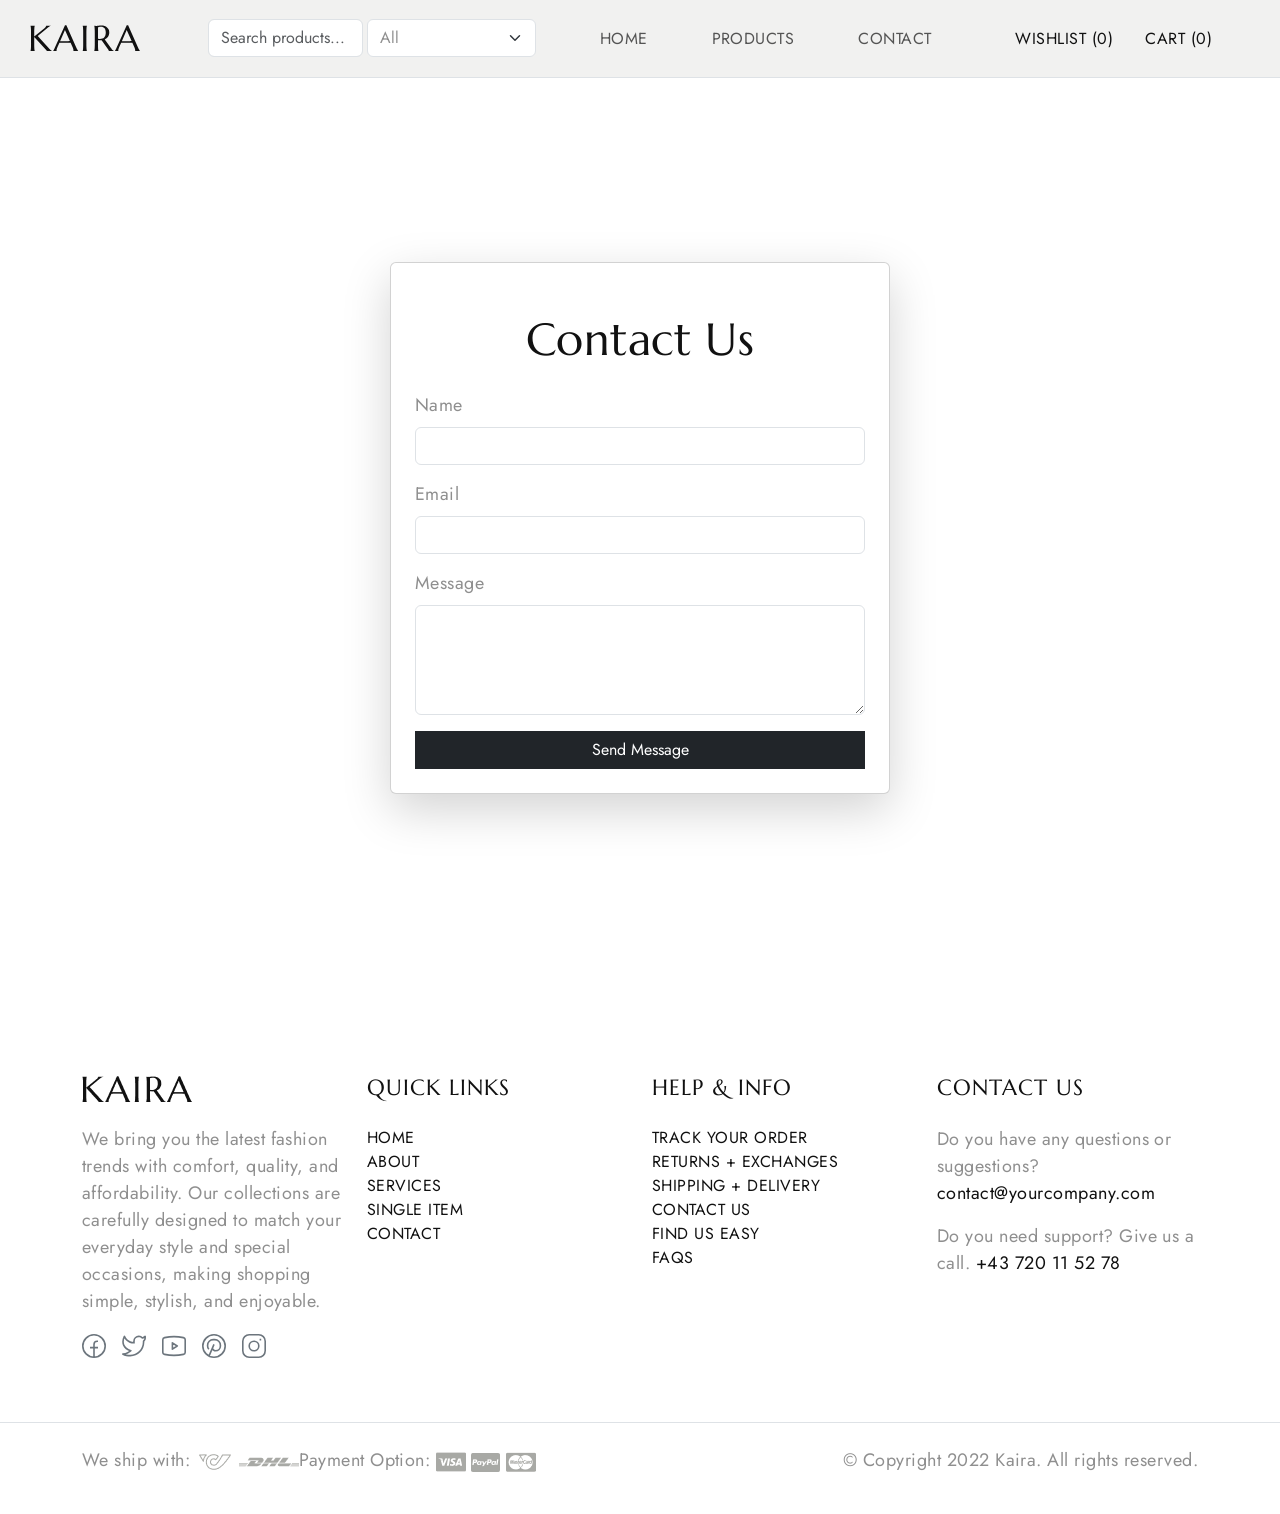
<file: contact.html>
<!DOCTYPE html>
<html lang="en">

<head>
  <title>Kaira - Bootstrap 5 Fashion Store HTML CSS Template</title>
  <meta charset="utf-8">
  <meta http-equiv="X-UA-Compatible" content="IE=edge">
  <meta name="viewport" content="width=device-width, initial-scale=1.0">
  <meta name="format-detection" content="telephone=no">
  <meta name="apple-mobile-web-app-capable" content="yes">
  <meta name="author" content="TemplatesJungle">
  <meta name="keywords" content="ecommerce,fashion,store">
  <meta name="description" content="Bootstrap 5 Fashion Store HTML CSS Template">
  <link href="https://cdn.jsdelivr.net/npm/bootstrap@5.3.0-alpha3/dist/css/bootstrap.min.css" rel="stylesheet"
    integrity="sha384-KK94CHFLLe+nY2dmCWGMq91rCGa5gtU4mk92HdvYe+M/SXH301p5ILy+dN9+nJOZ" crossorigin="anonymous">
  <link rel="stylesheet" type="text/css" href="css/vendor.css">
  <link rel="stylesheet" href="https://cdn.jsdelivr.net/npm/swiper@9/swiper-bundle.min.css" />
  <link rel="stylesheet" type="text/css" href="css/style.css">

  <link rel="preconnect" href="https://fonts.googleapis.com">
  <link rel="preconnect" href="https://fonts.gstatic.com" crossorigin>
  <link
    href="https://fonts.googleapis.com/css2?family=Jost:ital,wght@0,300;0,400;0,500;0,700;1,300;1,400;1,500;1,700&family=Marcellus&display=swap"
    rel="stylesheet">
</head>

<body class="homepage">
  <svg xmlns="http://www.w3.org/2000/svg" style="display: none;">
    <defs>
      <symbol xmlns="http://www.w3.org/2000/svg" id="instagram" viewBox="0 0 15 15">
        <path fill="none" stroke="currentColor"
          d="M11 3.5h1M4.5.5h6a4 4 0 0 1 4 4v6a4 4 0 0 1-4 4h-6a4 4 0 0 1-4-4v-6a4 4 0 0 1 4-4Zm3 10a3 3 0 1 1 0-6a3 3 0 0 1 0 6Z" />
      </symbol>
      <symbol xmlns="http://www.w3.org/2000/svg" id="facebook" viewBox="0 0 15 15">
        <path fill="none" stroke="currentColor"
          d="M7.5 14.5a7 7 0 1 1 0-14a7 7 0 0 1 0 14Zm0 0v-8a2 2 0 0 1 2-2h.5m-5 4h5" />
      </symbol>
      <symbol xmlns="http://www.w3.org/2000/svg" id="twitter" viewBox="0 0 15 15">
        <path fill="currentColor"
          d="m14.478 1.5l.5-.033a.5.5 0 0 0-.871-.301l.371.334Zm-.498 2.959a.5.5 0 1 0-1 0h1Zm-6.49.082h-.5h.5Zm0 .959h.5h-.5Zm-6.99 7V12a.5.5 0 0 0-.278.916L.5 12.5Zm.998-11l.469-.175a.5.5 0 0 0-.916-.048l.447.223Zm3.994 9l.354.353a.5.5 0 0 0-.195-.827l-.159.474Zm7.224-8.027l-.37.336l.18.199l.265-.04l-.075-.495Zm1.264-.94c.051.778.003 1.25-.123 1.606c-.122.345-.336.629-.723 1l.692.722c.438-.42.776-.832.974-1.388c.193-.546.232-1.178.177-2.006l-.998.066Zm0 3.654V4.46h-1v.728h1Zm-6.99-.646V5.5h1v-.959h-1Zm0 .959V6h1v-.5h-1ZM10.525 1a3.539 3.539 0 0 0-3.537 3.541h1A2.539 2.539 0 0 1 10.526 2V1Zm2.454 4.187C12.98 9.503 9.487 13 5.18 13v1c4.86 0 8.8-3.946 8.8-8.813h-1ZM1.03 1.675C1.574 3.127 3.614 6 7.49 6V5C4.174 5 2.421 2.54 1.966 1.325l-.937.35Zm.021-.398C.004 3.373-.157 5.407.604 7.139c.759 1.727 2.392 3.055 4.73 3.835l.317-.948c-2.155-.72-3.518-1.892-4.132-3.29c-.612-1.393-.523-3.11.427-5.013l-.895-.446Zm4.087 8.87C4.536 10.75 2.726 12 .5 12v1c2.566 0 4.617-1.416 5.346-2.147l-.708-.706Zm7.949-8.009A3.445 3.445 0 0 0 10.526 1v1c.721 0 1.37.311 1.82.809l.74-.671Zm-.296.83a3.513 3.513 0 0 0 2.06-1.134l-.744-.668a2.514 2.514 0 0 1-1.466.813l.15.989ZM.222 12.916C1.863 14.01 3.583 14 5.18 14v-1c-1.63 0-3.048-.011-4.402-.916l-.556.832Z" />
      </symbol>
      <symbol xmlns="http://www.w3.org/2000/svg" id="pinterest" viewBox="0 0 15 15">
        <path fill="none" stroke="currentColor"
          d="m4.5 13.5l3-7m-3.236 3a2.989 2.989 0 0 1-.764-2V7A3.5 3.5 0 0 1 7 3.5h1A3.5 3.5 0 0 1 11.5 7v.5a3 3 0 0 1-3 3a2.081 2.081 0 0 1-1.974-1.423L6.5 9m1 5.5a7 7 0 1 1 0-14a7 7 0 0 1 0 14Z" />
      </symbol>
      <symbol xmlns="http://www.w3.org/2000/svg" id="youtube" viewBox="0 0 15 15">
        <path fill="currentColor"
          d="m1.61 12.738l-.104.489l.105-.489Zm11.78 0l.104.489l-.105-.489Zm0-10.476l.104-.489l-.105.489Zm-11.78 0l.106.489l-.105-.489ZM6.5 5.5l.277-.416A.5.5 0 0 0 6 5.5h.5Zm0 4H6a.5.5 0 0 0 .777.416L6.5 9.5Zm3-2l.277.416a.5.5 0 0 0 0-.832L9.5 7.5ZM0 3.636v7.728h1V3.636H0Zm15 7.728V3.636h-1v7.728h1ZM1.506 13.227c3.951.847 8.037.847 11.988 0l-.21-.978a27.605 27.605 0 0 1-11.568 0l-.21.978ZM13.494 1.773a28.606 28.606 0 0 0-11.988 0l.21.978a27.607 27.607 0 0 1 11.568 0l.21-.978ZM15 3.636c0-.898-.628-1.675-1.506-1.863l-.21.978c.418.09.716.458.716.885h1Zm-1 7.728a.905.905 0 0 1-.716.885l.21.978A1.905 1.905 0 0 0 15 11.364h-1Zm-14 0c0 .898.628 1.675 1.506 1.863l.21-.978A.905.905 0 0 1 1 11.364H0Zm1-7.728c0-.427.298-.796.716-.885l-.21-.978A1.905 1.905 0 0 0 0 3.636h1ZM6 5.5v4h1v-4H6Zm.777 4.416l3-2l-.554-.832l-3 2l.554.832Zm3-2.832l-3-2l-.554.832l3 2l.554-.832Z" />
      </symbol>
      <symbol xmlns="http://www.w3.org/2000/svg" id="dribble" viewBox="0 0 15 15">
        <path fill="none" stroke="currentColor" stroke-linecap="round" stroke-linejoin="round"
          d="M4.839 1.024c3.346 4.041 5.096 7.922 5.704 12.782M.533 6.82c5.985-.138 9.402-1.083 11.97-4.216M2.7 12.594c3.221-4.902 7.171-5.65 11.755-4.293M14.5 7.5a7 7 0 1 0-14 0a7 7 0 0 0 14 0Z" />
      </symbol>
      <symbol xmlns="http://www.w3.org/2000/svg" id="calendar" viewBox="0 0 24 24">
        <g fill="none" stroke="currentColor" stroke-linecap="round" stroke-linejoin="round" stroke-width="2">
          <rect width="20" height="18" x="2" y="4" rx="4" />
          <path d="M8 2v4m8-4v4M2 10h20" />
        </g>
      </symbol>
      <symbol xmlns="http://www.w3.org/2000/svg" id="shopping-bag" viewBox="0 0 24 24">
        <g fill="none" stroke="currentColor" stroke-linecap="round" stroke-linejoin="round" stroke-width="2">
          <path
            d="M3.977 9.84A2 2 0 0 1 5.971 8h12.058a2 2 0 0 1 1.994 1.84l.803 10A2 2 0 0 1 18.833 22H5.167a2 2 0 0 1-1.993-2.16l.803-10Z" />
          <path d="M16 11V6a4 4 0 0 0-4-4v0a4 4 0 0 0-4 4v5" />
        </g>
      </symbol>
      <symbol xmlns="http://www.w3.org/2000/svg" id="gift" viewBox="0 0 24 24">
        <g fill="none" stroke="currentColor" stroke-linecap="round" stroke-linejoin="round" stroke-width="2">
          <rect width="18" height="14" x="3" y="8" rx="2" />
          <path d="M12 5a3 3 0 1 0-3 3m6 0a3 3 0 1 0-3-3m0 0v17m9-7H3" />
        </g>
      </symbol>
      <symbol xmlns="http://www.w3.org/2000/svg" id="arrow-cycle" viewBox="0 0 24 24">
        <g fill="none" stroke="currentColor" stroke-linecap="round" stroke-linejoin="round" stroke-width="2">
          <path
            d="M22 12c0 6-4.39 10-9.806 10C7.792 22 4.24 19.665 3 16m-1-4C2 6 6.39 2 11.806 2C16.209 2 19.76 4.335 21 8" />
          <path d="m7 17l-4-1l-1 4M17 7l4 1l1-4" />
        </g>
      </symbol>
      <symbol xmlns="http://www.w3.org/2000/svg" id="link" viewBox="0 0 24 24">
        <path fill="currentColor"
          d="M12 19a1 1 0 1 0-1-1a1 1 0 0 0 1 1Zm5 0a1 1 0 1 0-1-1a1 1 0 0 0 1 1Zm0-4a1 1 0 1 0-1-1a1 1 0 0 0 1 1Zm-5 0a1 1 0 1 0-1-1a1 1 0 0 0 1 1Zm7-12h-1V2a1 1 0 0 0-2 0v1H8V2a1 1 0 0 0-2 0v1H5a3 3 0 0 0-3 3v14a3 3 0 0 0 3 3h14a3 3 0 0 0 3-3V6a3 3 0 0 0-3-3Zm1 17a1 1 0 0 1-1 1H5a1 1 0 0 1-1-1v-9h16Zm0-11H4V6a1 1 0 0 1 1-1h1v1a1 1 0 0 0 2 0V5h8v1a1 1 0 0 0 2 0V5h1a1 1 0 0 1 1 1ZM7 15a1 1 0 1 0-1-1a1 1 0 0 0 1 1Zm0 4a1 1 0 1 0-1-1a1 1 0 0 0 1 1Z" />
      </symbol>
      <symbol xmlns="http://www.w3.org/2000/svg" id="arrow-left" viewBox="0 0 24 24">
        <path fill="currentColor"
          d="M17 11H9.41l3.3-3.29a1 1 0 1 0-1.42-1.42l-5 5a1 1 0 0 0-.21.33a1 1 0 0 0 0 .76a1 1 0 0 0 .21.33l5 5a1 1 0 0 0 1.42 0a1 1 0 0 0 0-1.42L9.41 13H17a1 1 0 0 0 0-2Z" />
      </symbol>
      <symbol xmlns="http://www.w3.org/2000/svg" id="arrow-right" viewBox="0 0 24 24">
        <path fill="currentColor"
          d="M17.92 11.62a1 1 0 0 0-.21-.33l-5-5a1 1 0 0 0-1.42 1.42l3.3 3.29H7a1 1 0 0 0 0 2h7.59l-3.3 3.29a1 1 0 0 0 0 1.42a1 1 0 0 0 1.42 0l5-5a1 1 0 0 0 .21-.33a1 1 0 0 0 0-.76Z" />
      </symbol>
      <symbol xmlns="http://www.w3.org/2000/svg" id="play" viewBox="0 0 24 24">
        <g fill="none" fill-rule="evenodd">
          <path
            d="M24 0v24H0V0h24ZM12.593 23.258l-.011.002l-.071.035l-.02.004l-.014-.004l-.071-.035c-.01-.004-.019-.001-.024.005l-.004.01l-.017.428l.005.02l.01.013l.104.074l.015.004l.012-.004l.104-.074l.012-.016l.004-.017l-.017-.427c-.002-.01-.009-.017-.017-.018Zm.265-.113l-.013.002l-.185.093l-.01.01l-.003.011l.018.43l.005.012l.008.007l.201.093c.012.004.023 0 .029-.008l.004-.014l-.034-.614c-.003-.012-.01-.02-.02-.022Zm-.715.002a.023.023 0 0 0-.027.006l-.006.014l-.034.614c0 .012.007.02.017.024l.015-.002l.201-.093l.01-.008l.004-.011l.017-.43l-.003-.012l-.01-.01l-.184-.092Z" />
          <path fill="currentColor"
            d="M5.669 4.76a1.469 1.469 0 0 1 2.04-1.177c1.062.454 3.442 1.533 6.462 3.276c3.021 1.744 5.146 3.267 6.069 3.958c.788.591.79 1.763.001 2.356c-.914.687-3.013 2.19-6.07 3.956c-3.06 1.766-5.412 2.832-6.464 3.28c-.906.387-1.92-.2-2.038-1.177c-.138-1.142-.396-3.735-.396-7.237c0-3.5.257-6.092.396-7.235Z" />
        </g>
      </symbol>
      <symbol xmlns="http://www.w3.org/2000/svg" id="category" viewBox="0 0 24 24">
        <path fill="currentColor"
          d="M19 5.5h-6.28l-.32-1a3 3 0 0 0-2.84-2H5a3 3 0 0 0-3 3v13a3 3 0 0 0 3 3h14a3 3 0 0 0 3-3v-10a3 3 0 0 0-3-3Zm1 13a1 1 0 0 1-1 1H5a1 1 0 0 1-1-1v-13a1 1 0 0 1 1-1h4.56a1 1 0 0 1 .95.68l.54 1.64a1 1 0 0 0 .95.68h7a1 1 0 0 1 1 1Z" />
      </symbol>
      <symbol xmlns="http://www.w3.org/2000/svg" id="calendar" viewBox="0 0 24 24">
        <path fill="currentColor"
          d="M19 4h-2V3a1 1 0 0 0-2 0v1H9V3a1 1 0 0 0-2 0v1H5a3 3 0 0 0-3 3v12a3 3 0 0 0 3 3h14a3 3 0 0 0 3-3V7a3 3 0 0 0-3-3Zm1 15a1 1 0 0 1-1 1H5a1 1 0 0 1-1-1v-7h16Zm0-9H4V7a1 1 0 0 1 1-1h2v1a1 1 0 0 0 2 0V6h6v1a1 1 0 0 0 2 0V6h2a1 1 0 0 1 1 1Z" />
      </symbol>
      <symbol xmlns="http://www.w3.org/2000/svg" id="heart" viewBox="0 0 24 24">
        <path fill="currentColor"
          d="M20.16 4.61A6.27 6.27 0 0 0 12 4a6.27 6.27 0 0 0-8.16 9.48l7.45 7.45a1 1 0 0 0 1.42 0l7.45-7.45a6.27 6.27 0 0 0 0-8.87Zm-1.41 7.46L12 18.81l-6.75-6.74a4.28 4.28 0 0 1 3-7.3a4.25 4.25 0 0 1 3 1.25a1 1 0 0 0 1.42 0a4.27 4.27 0 0 1 6 6.05Z" />
      </symbol>
      <symbol xmlns="http://www.w3.org/2000/svg" id="plus" viewBox="0 0 24 24">
        <path fill="currentColor"
          d="M19 11h-6V5a1 1 0 0 0-2 0v6H5a1 1 0 0 0 0 2h6v6a1 1 0 0 0 2 0v-6h6a1 1 0 0 0 0-2Z" />
      </symbol>
      <symbol xmlns="http://www.w3.org/2000/svg" id="minus" viewBox="0 0 24 24">
        <path fill="currentColor" d="M19 11H5a1 1 0 0 0 0 2h14a1 1 0 0 0 0-2Z" />
      </symbol>
      <symbol xmlns="http://www.w3.org/2000/svg" id="cart" viewBox="0 0 24 24">
        <path fill="currentColor"
          d="M8.5 19a1.5 1.5 0 1 0 1.5 1.5A1.5 1.5 0 0 0 8.5 19ZM19 16H7a1 1 0 0 1 0-2h8.491a3.013 3.013 0 0 0 2.885-2.176l1.585-5.55A1 1 0 0 0 19 5H6.74a3.007 3.007 0 0 0-2.82-2H3a1 1 0 0 0 0 2h.921a1.005 1.005 0 0 1 .962.725l.155.545v.005l1.641 5.742A3 3 0 0 0 7 18h12a1 1 0 0 0 0-2Zm-1.326-9l-1.22 4.274a1.005 1.005 0 0 1-.963.726H8.754l-.255-.892L7.326 7ZM16.5 19a1.5 1.5 0 1 0 1.5 1.5a1.5 1.5 0 0 0-1.5-1.5Z" />
      </symbol>
      <symbol xmlns="http://www.w3.org/2000/svg" id="check" viewBox="0 0 24 24">
        <path fill="currentColor"
          d="M18.71 7.21a1 1 0 0 0-1.42 0l-7.45 7.46l-3.13-3.14A1 1 0 1 0 5.29 13l3.84 3.84a1 1 0 0 0 1.42 0l8.16-8.16a1 1 0 0 0 0-1.47Z" />
      </symbol>
      <symbol xmlns="http://www.w3.org/2000/svg" id="trash" viewBox="0 0 24 24">
        <path fill="currentColor"
          d="M10 18a1 1 0 0 0 1-1v-6a1 1 0 0 0-2 0v6a1 1 0 0 0 1 1ZM20 6h-4V5a3 3 0 0 0-3-3h-2a3 3 0 0 0-3 3v1H4a1 1 0 0 0 0 2h1v11a3 3 0 0 0 3 3h8a3 3 0 0 0 3-3V8h1a1 1 0 0 0 0-2ZM10 5a1 1 0 0 1 1-1h2a1 1 0 0 1 1 1v1h-4Zm7 14a1 1 0 0 1-1 1H8a1 1 0 0 1-1-1V8h10Zm-3-1a1 1 0 0 0 1-1v-6a1 1 0 0 0-2 0v6a1 1 0 0 0 1 1Z" />
      </symbol>
      <symbol xmlns="http://www.w3.org/2000/svg" id="star-outline" viewBox="0 0 15 15">
        <path fill="none" stroke="currentColor" stroke-linecap="round" stroke-linejoin="round"
          d="M7.5 9.804L5.337 11l.413-2.533L4 6.674l2.418-.37L7.5 4l1.082 2.304l2.418.37l-1.75 1.793L9.663 11L7.5 9.804Z" />
      </symbol>
      <symbol xmlns="http://www.w3.org/2000/svg" id="star-solid" viewBox="0 0 15 15">
        <path fill="currentColor"
          d="M7.953 3.788a.5.5 0 0 0-.906 0L6.08 5.85l-2.154.33a.5.5 0 0 0-.283.843l1.574 1.613l-.373 2.284a.5.5 0 0 0 .736.518l1.92-1.063l1.921 1.063a.5.5 0 0 0 .736-.519l-.373-2.283l1.574-1.613a.5.5 0 0 0-.283-.844L8.921 5.85l-.968-2.062Z" />
      </symbol>
      <symbol xmlns="http://www.w3.org/2000/svg" id="search" viewBox="0 0 24 24">
        <path fill="currentColor"
          d="M21.71 20.29L18 16.61A9 9 0 1 0 16.61 18l3.68 3.68a1 1 0 0 0 1.42 0a1 1 0 0 0 0-1.39ZM11 18a7 7 0 1 1 7-7a7 7 0 0 1-7 7Z" />
      </symbol>
      <symbol xmlns="http://www.w3.org/2000/svg" id="user" viewBox="0 0 24 24">
        <path fill="currentColor"
          d="M15.71 12.71a6 6 0 1 0-7.42 0a10 10 0 0 0-6.22 8.18a1 1 0 0 0 2 .22a8 8 0 0 1 15.9 0a1 1 0 0 0 1 .89h.11a1 1 0 0 0 .88-1.1a10 10 0 0 0-6.25-8.19ZM12 12a4 4 0 1 1 4-4a4 4 0 0 1-4 4Z" />
      </symbol>
      <symbol xmlns="http://www.w3.org/2000/svg" id="close" viewBox="0 0 15 15">
        <path fill="currentColor"
          d="M7.953 3.788a.5.5 0 0 0-.906 0L6.08 5.85l-2.154.33a.5.5 0 0 0-.283.843l1.574 1.613l-.373 2.284a.5.5 0 0 0 .736.518l1.92-1.063l1.921 1.063a.5.5 0 0 0 .736-.519l-.373-2.283l1.574-1.613a.5.5 0 0 0-.283-.844L8.921 5.85l-.968-2.062Z" />
      </symbol>
    </defs>
  </svg>

  <div class="preloader text-white fs-6 text-uppercase overflow-hidden"></div>

  <div class="search-popup">
    <div class="search-popup-container">

      <form role="search" method="get" class="form-group" action="">
        <input type="search" id="search-form" class="form-control border-0 border-bottom"
          placeholder="Type and press enter" value="" name="s" />
        <button type="submit" class="search-submit border-0 position-absolute bg-white"
          style="top: 15px;right: 15px;"><svg class="search" width="24" height="24">
            <use xlink:href="#search"></use>
          </svg></button>
      </form>

      <h5 class="cat-list-title">Browse Categories</h5>

      <ul class="cat-list">
        <li class="cat-list-item">
          <a href="#" title="Jackets">Jackets</a>
        </li>
        <li class="cat-list-item">
          <a href="#" title="T-shirts">T-shirts</a>
        </li>
        <li class="cat-list-item">
          <a href="#" title="Handbags">Handbags</a>
        </li>
        <li class="cat-list-item">
          <a href="#" title="Accessories">Accessories</a>
        </li>
        <li class="cat-list-item">
          <a href="#" title="Cosmetics">Cosmetics</a>
        </li>
        <li class="cat-list-item">
          <a href="#" title="Dresses">Dresses</a>
        </li>
        <li class="cat-list-item">
          <a href="#" title="Jumpsuits">Jumpsuits</a>
        </li>
      </ul>

    </div>
  </div>

  <div class="offcanvas offcanvas-end" data-bs-scroll="true" tabindex="-1" id="offcanvasCart" aria-labelledby="My Cart">
    <div class="offcanvas-header justify-content-center">
      <button type="button" class="btn-close" data-bs-dismiss="offcanvas" aria-label="Close"></button>
    </div>
    <div class="offcanvas-body">
      <div class="order-md-last">
        <h4 class="d-flex justify-content-between align-items-center mb-3">
          <span class="text-primary">Your cart</span>
          <span class="badge bg-primary rounded-pill"></span>
        </h4>
        <ul class="list-group mb-3" id="cart-items"></ul>
        <button class="w-100 btn btn-primary btn-lg" type="submit">Continue to Checkout</button>
      </div>
    </div>
  </div>
<!-- ================= WISHLIST OFFCANVAS ================= -->
<div class="offcanvas offcanvas-end" tabindex="-1" id="offcanvasWishlist">
  <div class="offcanvas-header justify-content-center">
    <h5>Your Wishlist</h5>
    <button type="button" class="btn-close" data-bs-dismiss="offcanvas"></button>
  </div>

  <div class="offcanvas-body">
    <ul class="list-group mb-3" id="wishlist-items"></ul>
  </div>
</div>

  <nav class="navbar navbar-expand-lg bg-light text-uppercase fs-6 p-3 border-bottom align-items-center">
    <div class="container-fluid">
      <div class="row justify-content-between align-items-center w-100">

        <div class="col-auto">
          <a class="navbar-brand text-white" href="index.html">
            <svg width="112" height="45" viewBox="0 0 112 45" xmlns="http://www.w3.org/2000/svg" fill="#111">
              <path
                d="M2.51367 34.9297C2.58398 34.6836 2.64844 34.3789 2.70703 34.0156C2.77734 33.6523 2.83594 33.2012 2.88281 32.6621C2.92969 32.123 2.96484 31.4844 2.98828 30.7461C3.01172 29.9961 3.02344 29.123 3.02344 28.127V16.6836C3.02344 15.6875 3.01172 14.8203 2.98828 14.082C2.96484 13.332 2.92969 12.6875 2.88281 12.1484C2.83594 11.5977 2.77734 11.1406 2.70703 10.7773C2.64844 10.4141 2.58398 10.1094 2.51367 9.86328V9.79297H6.73242V9.86328C6.66211 10.1094 6.5918 10.4141 6.52148 10.7773C6.46289 11.1406 6.41016 11.5977 6.36328 12.1484C6.32812 12.6875 6.29297 13.332 6.25781 14.082C6.23438 14.8203 6.22266 15.6875 6.22266 16.6836V20.6035L16.4883 12.2188C17.6367 11.2813 18.2109 10.4727 18.2109 9.79297H23.1504V9.86328C22.459 10.0273 21.7559 10.3437 21.041 10.8125C20.3379 11.2695 19.5879 11.832 18.791 12.5L9.7207 20.0938L20.6367 32.082C21.0938 32.5508 21.4805 32.9434 21.7969 33.2598C22.125 33.5645 22.4121 33.8223 22.6582 34.0332C22.9043 34.2324 23.127 34.4023 23.3262 34.543C23.5371 34.6719 23.7539 34.8008 23.9766 34.9297V35H18.8262C18.7793 34.8945 18.6973 34.7598 18.5801 34.5957C18.4746 34.4316 18.3457 34.2617 18.1934 34.0859C18.0527 33.9102 17.8945 33.7285 17.7188 33.541C17.5547 33.3535 17.3965 33.1777 17.2441 33.0137L6.22266 20.9199V28.127C6.22266 29.123 6.23438 29.9961 6.25781 30.7461C6.29297 31.4844 6.32812 32.123 6.36328 32.6621C6.41016 33.2012 6.46289 33.6523 6.52148 34.0156C6.5918 34.3789 6.66211 34.6836 6.73242 34.9297V35H2.51367V34.9297ZM45.3846 35V34.9297C45.408 34.8711 45.4256 34.7832 45.4373 34.666C45.4491 34.5488 45.4549 34.4434 45.4549 34.3496C45.4549 33.9863 45.4022 33.5879 45.2967 33.1543C45.203 32.709 45.0155 32.1582 44.7342 31.502L42.6073 26.7207C41.951 26.6973 41.078 26.6855 39.9881 26.6855C38.8983 26.6855 37.7205 26.6855 36.4549 26.6855C35.5291 26.6855 34.6327 26.6855 33.7655 26.6855C32.91 26.6855 32.1366 26.6973 31.4452 26.7207L29.4237 31.3613C29.2479 31.7949 29.0604 32.2695 28.8612 32.7852C28.662 33.3008 28.5623 33.8223 28.5623 34.3496C28.5623 34.502 28.5741 34.6309 28.5975 34.7363C28.6209 34.8301 28.6444 34.8945 28.6678 34.9297V35H25.0819V34.9297C25.2928 34.707 25.5565 34.3145 25.8729 33.752C26.1893 33.1777 26.535 32.4629 26.91 31.6074L36.9823 9.26562H38.3885L47.9334 30.7461C48.1561 31.25 48.3846 31.7422 48.619 32.2227C48.8651 32.6914 49.0936 33.1133 49.3045 33.4883C49.5155 33.8633 49.703 34.1797 49.867 34.4375C50.0311 34.6953 50.1424 34.8594 50.201 34.9297V35H45.3846ZM33.994 25.1738C34.6737 25.1738 35.3709 25.1738 36.0858 25.1738C36.8006 25.1621 37.4979 25.1562 38.1776 25.1562C38.869 25.1445 39.5311 25.1387 40.1639 25.1387C40.7967 25.127 41.3709 25.1152 41.8866 25.1035L36.9471 13.9414L32.0955 25.1738H33.994ZM54.6989 34.9297C54.7692 34.6836 54.8337 34.3789 54.8923 34.0156C54.9509 33.6523 55.0036 33.2012 55.0505 32.6621C55.0973 32.123 55.1325 31.4844 55.1559 30.7461C55.1794 29.9961 55.1911 29.123 55.1911 28.127V16.6836C55.1911 15.6875 55.1794 14.8203 55.1559 14.082C55.1325 13.332 55.0973 12.6875 55.0505 12.1484C55.0036 11.5977 54.9509 11.1406 54.8923 10.7773C54.8337 10.4141 54.7692 10.1094 54.6989 9.86328V9.79297H58.9001V9.86328C58.8298 10.1094 58.7595 10.4141 58.6891 10.7773C58.6305 11.1406 58.5778 11.5977 58.5309 12.1484C58.4958 12.6875 58.4606 13.332 58.4255 14.082C58.402 14.8203 58.3903 15.6875 58.3903 16.6836V28.127C58.3903 29.123 58.402 29.9961 58.4255 30.7461C58.4606 31.4844 58.4958 32.123 58.5309 32.6621C58.5778 33.2012 58.6305 33.6523 58.6891 34.0156C58.7595 34.3789 58.8298 34.6836 58.9001 34.9297V35H54.6989V34.9297ZM69.9722 28.127C69.9722 29.123 69.9839 29.9961 70.0073 30.7461C70.0425 31.4844 70.0777 32.123 70.1128 32.6621C70.1597 33.2012 70.2124 33.6523 70.271 34.0156C70.3413 34.3789 70.4116 34.6836 70.482 34.9297V35H66.2632V34.9297C66.3335 34.6836 66.398 34.3789 66.4566 34.0156C66.5269 33.6523 66.5796 33.2012 66.6148 32.6621C66.6616 32.123 66.6968 31.4844 66.7202 30.7461C66.7554 30.0078 66.773 29.1348 66.773 28.127V16.6836C66.773 15.6875 66.7554 14.8203 66.7202 14.082C66.6968 13.332 66.6616 12.6875 66.6148 12.1484C66.5796 11.6094 66.5269 11.1582 66.4566 10.7949C66.398 10.4199 66.3335 10.1094 66.2632 9.86328V9.79297L67.0015 9.86328C67.2241 9.88672 67.4702 9.9043 67.7398 9.91602C68.021 9.91602 68.3081 9.91602 68.6011 9.91602C69.0581 9.91602 69.6734 9.86328 70.4468 9.75781C71.232 9.64062 72.228 9.58203 73.4351 9.58203C74.5601 9.58203 75.5972 9.73438 76.5464 10.0391C77.5073 10.3437 78.3394 10.7891 79.0425 11.375C79.7456 11.9609 80.2905 12.6816 80.6773 13.5371C81.0757 14.3809 81.2749 15.3418 81.2749 16.4199C81.2749 17.2637 81.1636 18.0488 80.9409 18.7754C80.73 19.4902 80.4253 20.1406 80.0269 20.7266C79.6402 21.3125 79.1714 21.834 78.6206 22.291C78.0698 22.7363 77.4546 23.1113 76.7749 23.416L82.9448 32.082C83.2495 32.5156 83.5308 32.8906 83.7886 33.207C84.0581 33.5234 84.3101 33.7988 84.5445 34.0332C84.7905 34.2559 85.0249 34.4434 85.2476 34.5957C85.4702 34.7363 85.6987 34.8477 85.9331 34.9297V35H80.853C80.8179 34.7773 80.7007 34.4844 80.5015 34.1211C80.314 33.7461 80.0913 33.377 79.8335 33.0137L73.6109 24.2422C73.3413 24.2656 73.0718 24.2891 72.8023 24.3125C72.5327 24.3242 72.2573 24.3301 71.9761 24.3301C71.648 24.3301 71.314 24.3184 70.9741 24.2949C70.646 24.2715 70.312 24.2305 69.9722 24.1719V28.127ZM69.9722 22.8008C70.2886 22.8711 70.6109 22.9238 70.939 22.959C71.2671 22.9824 71.5835 22.9941 71.8882 22.9941C72.7671 22.9941 73.5698 22.8652 74.2964 22.6074C75.023 22.3379 75.6382 21.9336 76.1421 21.3945C76.6577 20.8555 77.0562 20.1875 77.3374 19.3906C77.6187 18.582 77.7593 17.6387 77.7593 16.5605C77.7593 15.6816 77.6597 14.8848 77.4605 14.1699C77.2612 13.4551 76.9624 12.8516 76.564 12.3594C76.1773 11.8555 75.6851 11.4687 75.0874 11.1992C74.4898 10.918 73.7925 10.7773 72.9956 10.7773C72.187 10.7773 71.5425 10.8184 71.062 10.9004C70.5816 10.9824 70.2183 11.0703 69.9722 11.1641V22.8008ZM107.13 35V34.9297C107.154 34.8711 107.171 34.7832 107.183 34.666C107.195 34.5488 107.201 34.4434 107.201 34.3496C107.201 33.9863 107.148 33.5879 107.042 33.1543C106.949 32.709 106.761 32.1582 106.48 31.502L104.353 26.7207C103.697 26.6973 102.824 26.6855 101.734 26.6855C100.644 26.6855 99.4662 26.6855 98.2005 26.6855C97.2748 26.6855 96.3783 26.6855 95.5111 26.6855C94.6556 26.6855 93.8822 26.6973 93.1908 26.7207L91.1693 31.3613C90.9935 31.7949 90.806 32.2695 90.6068 32.7852C90.4076 33.3008 90.308 33.8223 90.308 34.3496C90.308 34.502 90.3197 34.6309 90.3431 34.7363C90.3666 34.8301 90.39 34.8945 90.4134 34.9297V35H86.8275V34.9297C87.0384 34.707 87.3021 34.3145 87.6185 33.752C87.9349 33.1777 88.2806 32.4629 88.6556 31.6074L98.7279 9.26562H100.134L109.679 30.7461C109.902 31.25 110.13 31.7422 110.365 32.2227C110.611 32.6914 110.839 33.1133 111.05 33.4883C111.261 33.8633 111.449 34.1797 111.613 34.4375C111.777 34.6953 111.888 34.8594 111.947 34.9297V35H107.13ZM95.7396 25.1738C96.4193 25.1738 97.1166 25.1738 97.8314 25.1738C98.5462 25.1621 99.2435 25.1562 99.9232 25.1562C100.615 25.1445 101.277 25.1387 101.91 25.1387C102.542 25.127 103.117 25.1152 103.632 25.1035L98.6927 13.9414L93.8412 25.1738H95.7396Z" />
            </svg>
          </a>
        </div>

        <div class="col-auto">
          <button class="navbar-toggler" type="button" data-bs-toggle="offcanvas" data-bs-target="#offcanvasNavbar"
            aria-controls="offcanvasNavbar">
            <span class="navbar-toggler-icon"></span>
          </button>

          <div class="offcanvas offcanvas-end" tabindex="-1" id="offcanvasNavbar"
            aria-labelledby="offcanvasNavbarLabel">
            <div class="offcanvas-header">
              
              <h5 class="offcanvas-title" id="offcanvasNavbarLabel">Menu</h5>
              <button type="button" class="btn-close text-reset" data-bs-dismiss="offcanvas"
                aria-label="Close"></button>

            </div>

            <div class="offcanvas-body">
              <ul class="navbar-nav justify-content-end flex-grow-1 gap-1 gap-md-5 pe-3">
                            <li class="search-box mx-2 w-100">
  <div class="d-flex align-items-center flex-nowrap">

    <input type="text" id="searchInput" class="form-control me-1"
      placeholder="Search products...">

    <select id="categoryFilter" class="form-select">
      <option value="all">All</option>
      <option value="men">Men</option>
      <option value="women">Women</option>
      <option value="kids">Kids</option>
    </select>

  </div>
</li>

                <li>
                  <a class="nav-link nav-item" href="index.html">Home</a>
                </li>
                <li>
                  <a class="nav-link nav-item" href="products.html" >Products</a>
                </li>
               <li>
                  <a class="nav-link nav-item" href="contact.html" >Contact</a>
                </li>
                
                
              </ul>
            </div>
          </div>
        </div>

        <div class="col-3 col-lg-auto">
          <ul class="list-unstyled d-flex m-0">
            <li class="d-none d-lg-block">
               <a class="text-uppercase mx-3" data-bs-toggle="offcanvas" data-bs-target="#offcanvasWishlist">
  Wishlist <span class="wishlist-count">(0)</span>
</a>
            </li>
            <li class="d-none d-lg-block">
              <a href="index.html" class="text-uppercase mx-3" data-bs-toggle="offcanvas" data-bs-target="#offcanvasCart"
                aria-controls="offcanvasCart">Cart <span class="cart-count">(0)</span>
              </a>
            </li>
            <li class="d-lg-none">
              <a href="#" class="mx-2">
                <svg width="24" height="24" viewBox="0 0 24 24">
                  <use xlink:href="#heart"></use>
                </svg>
              </a>
            </li>
            <li class="d-lg-none">
              <a href="#" class="mx-2" data-bs-toggle="offcanvas" data-bs-target="#offcanvasCart"
                aria-controls="offcanvasCart">
                <svg width="24" height="24" viewBox="0 0 24 24">
                  <use xlink:href="#cart"></use>
                </svg>
              </a>
            </li>
          </ul>
        </div>

      </div>

    </div>
  </nav>


<div class="container d-flex justify-content-center align-items-center" style="min-height: 100vh;">

  <div class="card shadow-lg p-4" style="width: 100%; max-width: 500px;">

    <h3 class="text-center mb-4">Contact Us</h3>

    <form class="needs-validation" novalidate id="contactForm">

      <div class="mb-3">
        <label class="form-label">Name</label>
        <input type="text" class="form-control" required>
      </div>

      <div class="mb-3">
        <label class="form-label">Email</label>
        <input type="email" class="form-control" required>
      </div>

      <div class="mb-3">
        <label class="form-label">Message</label>
        <textarea class="form-control" rows="4" required></textarea>
      </div>

      <button class="btn btn-dark w-100" type="submit">
        Send Message
      </button>

    </form>

  </div>

</div>
  <footer id="footer" class="mt-5">
    <div class="container">
      <div class="row d-flex flex-wrap justify-content-between py-5">
        <div class="col-md-3 col-sm-6">
          <div class="footer-menu footer-menu-001">
            <div class="footer-intro mb-4">
              <a href="index.html">
                <img src="images/main-logo.png" alt="logo">
              </a>
            </div>
            <p> We bring you the latest fashion trends with comfort, quality, and affordability. 
  Our collections are carefully designed to match your everyday style and special occasions, 
  making shopping simple, stylish, and enjoyable.</p>
            <div class="social-links">
              <ul class="list-unstyled d-flex flex-wrap gap-3">
                <li>
                  <a href="#" class="text-secondary">
                    <svg width="24" height="24" viewBox="0 0 24 24">
                      <use xlink:href="#facebook"></use>
                    </svg>
                  </a>
                </li>
                <li>
                  <a href="#" class="text-secondary">
                    <svg width="24" height="24" viewBox="0 0 24 24">
                      <use xlink:href="#twitter"></use>
                    </svg>
                  </a>
                </li>
                <li>
                  <a href="#" class="text-secondary">
                    <svg width="24" height="24" viewBox="0 0 24 24">
                      <use xlink:href="#youtube"></use>
                    </svg>
                  </a>
                </li>
                <li>
                  <a href="#" class="text-secondary">
                    <svg width="24" height="24" viewBox="0 0 24 24">
                      <use xlink:href="#pinterest"></use>
                    </svg>
                  </a>
                </li>
                <li>
                  <a href="#" class="text-secondary">
                    <svg width="24" height="24" viewBox="0 0 24 24">
                      <use xlink:href="#instagram"></use>
                    </svg>
                  </a>
                </li>
              </ul>
            </div>
          </div>
        </div>
        <div class="col-md-3 col-sm-6">
          <div class="footer-menu footer-menu-002">
            <h5 class="widget-title text-uppercase mb-4">Quick Links</h5>
            <ul class="menu-list list-unstyled text-uppercase border-animation-left fs-6">
              <li class="menu-item">
                <a href="index.html" class="item-anchor">Home</a>
              </li>
              <li class="menu-item">
                <a href="index.html" class="item-anchor">About</a>
              </li>
              <li class="menu-item">
                <a href="blog.html" class="item-anchor">Services</a>
              </li>
              <li class="menu-item">
                <a href="styles.html" class="item-anchor">Single item</a>
              </li>
              <li class="menu-item">
                <a href="#" class="item-anchor">Contact</a>
              </li>
            </ul>
          </div>
        </div>
        <div class="col-md-3 col-sm-6">
          <div class="footer-menu footer-menu-003">
            <h5 class="widget-title text-uppercase mb-4">Help & Info</h5>
            <ul class="menu-list list-unstyled text-uppercase border-animation-left fs-6">
              <li class="menu-item">
                <a href="#" class="item-anchor">Track Your Order</a>
              </li>
              <li class="menu-item">
                <a href="#" class="item-anchor">Returns + Exchanges</a>
              </li>
              <li class="menu-item">
                <a href="#" class="item-anchor">Shipping + Delivery</a>
              </li>
              <li class="menu-item">
                <a href="#" class="item-anchor">Contact Us</a>
              </li>
              <li class="menu-item">
                <a href="#" class="item-anchor">Find us easy</a>
              </li>
              <li class="menu-item">
                <a href="index.html" class="item-anchor">Faqs</a>
              </li>
            </ul>
          </div>
        </div>
        <div class="col-md-3 col-sm-6">
          <div class="footer-menu footer-menu-004 border-animation-left">
            <h5 class="widget-title text-uppercase mb-4">Contact Us</h5>
            <p>Do you have any questions or suggestions? <a href="mailto:contact@yourcompany.com"
                class="item-anchor">contact@yourcompany.com</a></p>
            <p>Do you need support? Give us a call. <a href="tel:+43 720 11 52 78" class="item-anchor">+43 720 11 52
                78</a>
            </p>
          </div>
        </div>
      </div>
    </div>
    <div class="border-top py-4">
      <div class="container">
        <div class="row">
          <div class="col-md-6 d-flex flex-wrap">
            <div class="shipping">
              <span>We ship with:</span>
              <img src="images/arct-icon.png" alt="icon">
              <img src="images/dhl-logo.png" alt="icon">
            </div>
            <div class="payment-option">
              <span>Payment Option:</span>
              <img src="images/visa-card.png" alt="card">
              <img src="images/paypal-card.png" alt="card">
              <img src="images/master-card.png" alt="card">
            </div>
          </div>
          <div class="col-md-6 text-end">
            <p>© Copyright 2022 Kaira. All rights reserved.</p>
          </div>
        </div>
      </div>
    </div>
  </footer>
  <div class="modal fade" id="successModal" tabindex="-1">
  <div class="modal-dialog modal-dialog-centered">
    <div class="modal-content">

      <div class="modal-header">
        <h5 class="modal-title">Success</h5>
        <button type="button" class="btn-close" data-bs-dismiss="modal"></button>
      </div>

      <div class="modal-body text-center">
        <h5>🎉 Form submitted successfully!</h5>
      </div>

      <div class="modal-footer">
        <button class="btn btn-success w-100" data-bs-dismiss="modal">
          OK
        </button>
      </div>

    </div>
  </div>
</div>
  <script src="js/jquery.min.js"></script>
  <script src="js/plugins.js"></script>
  <script src="js/SmoothScroll.js"></script>
  <script src="https://cdn.jsdelivr.net/npm/bootstrap@5.3.0-alpha3/dist/js/bootstrap.bundle.min.js"
    integrity="sha384-ENjdO4Dr2bkBIFxQpeoTz1HIcje39Wm4jDKdf19U8gI4ddQ3GYNS7NTKfAdVQSZe"
    crossorigin="anonymous"></script>
  <script src="https://cdn.jsdelivr.net/npm/swiper@9/swiper-bundle.min.js"></script>
  <script src="js/script.min.js"></script>
  <script src="js/script.js"></script>
</body>

</html>
</file>
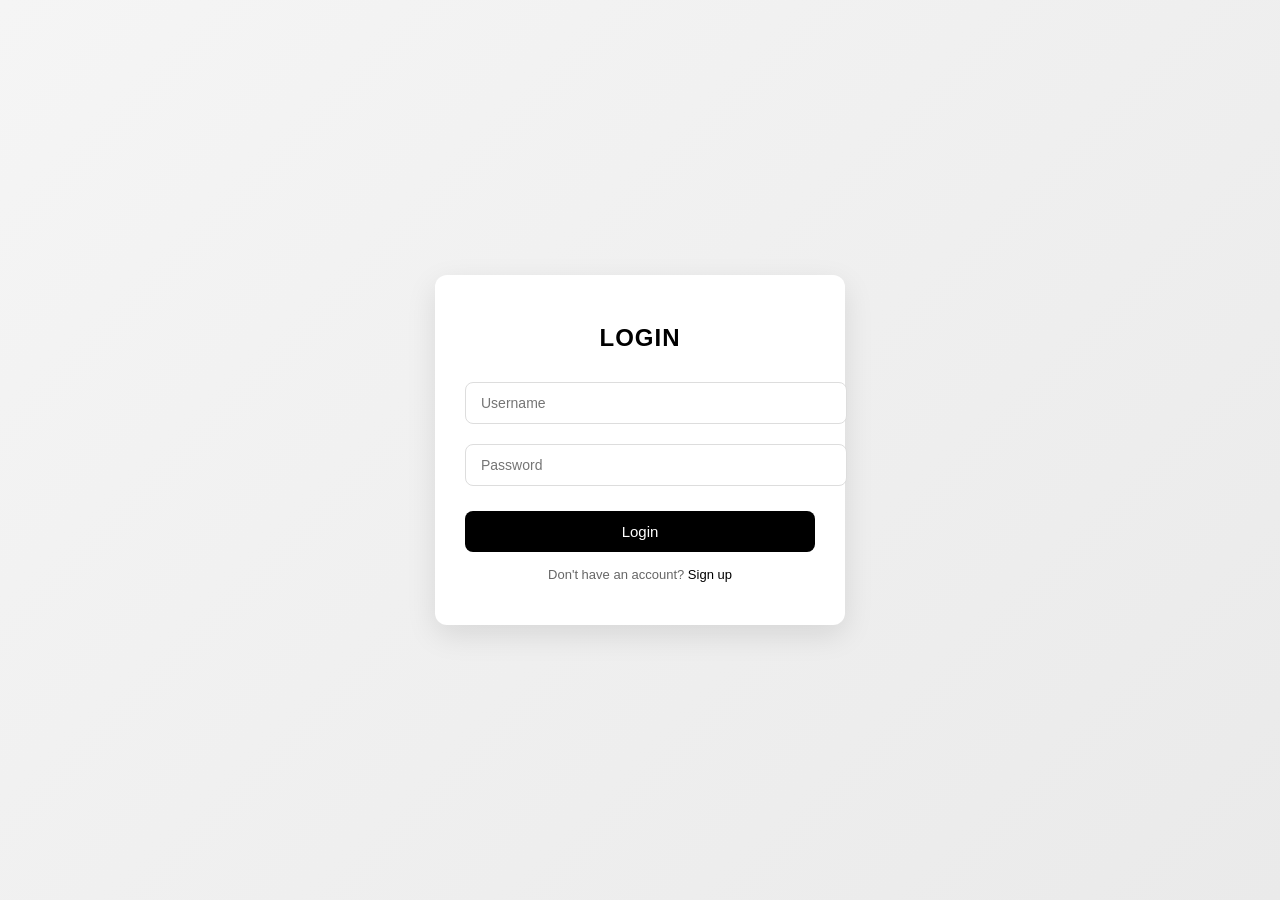
<file: login.html>
<!DOCTYPE html>
<html>
<head>
  <title>Login</title>

  <style>
    body {
      margin: 0;
      padding: 0;
      font-family: 'Jost', sans-serif;
      background: linear-gradient(135deg, #f5f5f5, #eaeaea);
      height: 100vh;
      display: flex;
      justify-content: center;
      align-items: center;
    }

    .login-box {
      width: 350px;
      background: #fff;
      padding: 30px;
      border-radius: 12px;
      box-shadow: 0 10px 30px rgba(0,0,0,0.1);
      text-align: center;
    }

    .login-box h2 {
      margin-bottom: 20px;
      font-weight: 600;
      text-transform: uppercase;
      letter-spacing: 1px;
    }

    .login-box input {
      width: 100%;
      padding: 12px 15px;
      margin: 10px 0;
      border: 1px solid #ddd;
      border-radius: 8px;
      outline: none;
      font-size: 14px;
    }

    .login-box button {
      width: 100%;
      padding: 12px;
      margin-top: 15px;
      background: #000;
      color: #fff;
      border: none;
      border-radius: 8px;
      font-size: 15px;
      cursor: pointer;
    }

    .login-box button:hover {
      background: #333;
    }

    .login-box p {
      margin-top: 15px;
      font-size: 13px;
      color: #666;
    }

    .login-box a {
      color: #000;
      text-decoration: none;
      font-weight: 500;
    }
    
  </style>
</head>

<body>

  <div class="login-box">
    <h2>Login</h2>

    <form onsubmit="login(event)">
      <input type="text" id="username" placeholder="Username">
      <input type="password" id="password" placeholder="Password">

      <button type="submit">Login</button>
    </form>

    <p>Don't have an account? <a href="#">Sign up</a></p>
  </div>

  <!-- ✅ LOGIN JS (SAFE INSIDE FILE) -->
  <script>
    function login(event) {
      event.preventDefault(); // STOP page refresh

      const user = document.getElementById("username").value.trim();
      const pass = document.getElementById("password").value.trim();

      if (!user || !pass) {
        alert("Enter username & password");
        return;
      }

      // save login state
      localStorage.setItem("loggedIn", "true");
      localStorage.setItem("user", user);

      // redirect to home page
      window.location.href = "index.html";
    }
  </script>

</body>
</html>
</file>
<file: css/vendor.css>
/*
- Jarallax
- Chocolat
*/

/*--------------------------------------------------------------
/** Jarallax
--------------------------------------------------------------*/
.jarallax {
  position: relative;
  z-index: 0;
  min-height: 420px;
}

.jarallax>.jarallax-img {
  position: absolute;
  object-fit: cover;
  top: 0;
  left: 0;
  width: 100%;
  height: 100%;
  z-index: -1;
}

.jarallax-keep-img {
  position: relative;
  z-index: 0;
}

.jarallax-keep-img>.jarallax-img {
  position: relative;
  display: block;
  max-width: 100%;
  height: auto;
  z-index: -100;
}


/*--------------------------------------------------------------
/** Colorbox Lightbox
--------------------------------------------------------------*/
/*
    Colorbox Core Style:
    The following CSS is consistent between example themes and should not be altered.
*/
#colorbox, #cboxOverlay, #cboxWrapper{position:absolute; top:0; left:0; z-index:9999; overflow:hidden; -webkit-transform: translate3d(0,0,0);}
#cboxWrapper {max-width:none;}
#cboxOverlay{position:fixed; width:100%; height:100%;}
#cboxMiddleLeft, #cboxBottomLeft{clear:left;}
#cboxContent{position:relative;}
#cboxLoadedContent{overflow:auto; -webkit-overflow-scrolling: touch;}
#cboxTitle{margin:0;}
#cboxLoadingOverlay, #cboxLoadingGraphic{position:absolute; top:0; left:0; width:100%; height:100%;}
#cboxPrevious, #cboxNext, #cboxClose, #cboxSlideshow{cursor:pointer;}
.cboxPhoto{float:left; margin:auto; border:0; display:block; max-width:none; -ms-interpolation-mode:bicubic;}
.cboxIframe{width:100%; height:100%; display:block; border:0; padding:0; margin:0;}
#colorbox, #cboxContent, #cboxLoadedContent{box-sizing:content-box; -moz-box-sizing:content-box; -webkit-box-sizing:content-box;}

/* 
    User Style:
    Change the following styles to modify the appearance of Colorbox.  They are
    ordered & tabbed in a way that represents the nesting of the generated HTML.
*/
#cboxOverlay{background:#000;}
#colorbox{outline:0;}
#cboxContent{margin-top:20px;background:#000;}
.cboxIframe{background:#fff;}
#cboxError{padding:50px; border:1px solid #ccc;}
#cboxLoadedContent{border:5px solid #000; background:#fff;}
#cboxTitle{position:absolute; top:-20px; left:0; color:#ccc;}
#cboxCurrent{position:absolute; top:-20px; right:0px; color:#ccc;}
#cboxLoadingGraphic{background:url(../images/colorbox/loading.gif) no-repeat center center;}

/* these elements are buttons, and may need to have additional styles reset to avoid unwanted base styles */
#cboxPrevious, #cboxNext, #cboxSlideshow, #cboxClose {border:0; padding:0; margin:0; overflow:visible; width:auto; background:none; }

/* avoid outlines on :active (mouseclick), but preserve outlines on :focus (tabbed navigating) */
#cboxPrevious:active, #cboxNext:active, #cboxSlideshow:active, #cboxClose:active {outline:0;}

#cboxSlideshow{position:absolute; top:-20px; right:90px; color:#fff;}
#cboxPrevious{position:absolute; top:50%; left:5px; margin-top:-32px; background:url(../images/colorbox/controls.png) no-repeat top left; width:28px; height:65px; text-indent:-9999px;}
#cboxPrevious:hover{background-position:bottom left;}
#cboxNext{position:absolute; top:50%; right:5px; margin-top:-32px; background:url(../images/colorbox/controls.png) no-repeat top right; width:28px; height:65px; text-indent:-9999px;}
#cboxNext:hover{background-position:bottom right;}
#cboxClose{position:absolute; top:5px; right:5px; display:block; background:url(../images/colorbox/controls.png) no-repeat top center; width:38px; height:19px; text-indent:-9999px;}
#cboxClose:hover{background-position:bottom center;}


/* AOS  */

[data-aos][data-aos][data-aos-duration="50"],body[data-aos-duration="50"] [data-aos]{transition-duration:50ms}[data-aos][data-aos][data-aos-delay="50"],body[data-aos-delay="50"] [data-aos]{transition-delay:0}[data-aos][data-aos][data-aos-delay="50"].aos-animate,body[data-aos-delay="50"] [data-aos].aos-animate{transition-delay:50ms}[data-aos][data-aos][data-aos-duration="100"],body[data-aos-duration="100"] [data-aos]{transition-duration:.1s}[data-aos][data-aos][data-aos-delay="100"],body[data-aos-delay="100"] [data-aos]{transition-delay:0}[data-aos][data-aos][data-aos-delay="100"].aos-animate,body[data-aos-delay="100"] [data-aos].aos-animate{transition-delay:.1s}[data-aos][data-aos][data-aos-duration="150"],body[data-aos-duration="150"] [data-aos]{transition-duration:.15s}[data-aos][data-aos][data-aos-delay="150"],body[data-aos-delay="150"] [data-aos]{transition-delay:0}[data-aos][data-aos][data-aos-delay="150"].aos-animate,body[data-aos-delay="150"] [data-aos].aos-animate{transition-delay:.15s}[data-aos][data-aos][data-aos-duration="200"],body[data-aos-duration="200"] [data-aos]{transition-duration:.2s}[data-aos][data-aos][data-aos-delay="200"],body[data-aos-delay="200"] [data-aos]{transition-delay:0}[data-aos][data-aos][data-aos-delay="200"].aos-animate,body[data-aos-delay="200"] [data-aos].aos-animate{transition-delay:.2s}[data-aos][data-aos][data-aos-duration="250"],body[data-aos-duration="250"] [data-aos]{transition-duration:.25s}[data-aos][data-aos][data-aos-delay="250"],body[data-aos-delay="250"] [data-aos]{transition-delay:0}[data-aos][data-aos][data-aos-delay="250"].aos-animate,body[data-aos-delay="250"] [data-aos].aos-animate{transition-delay:.25s}[data-aos][data-aos][data-aos-duration="300"],body[data-aos-duration="300"] [data-aos]{transition-duration:.3s}[data-aos][data-aos][data-aos-delay="300"],body[data-aos-delay="300"] [data-aos]{transition-delay:0}[data-aos][data-aos][data-aos-delay="300"].aos-animate,body[data-aos-delay="300"] [data-aos].aos-animate{transition-delay:.3s}[data-aos][data-aos][data-aos-duration="350"],body[data-aos-duration="350"] [data-aos]{transition-duration:.35s}[data-aos][data-aos][data-aos-delay="350"],body[data-aos-delay="350"] [data-aos]{transition-delay:0}[data-aos][data-aos][data-aos-delay="350"].aos-animate,body[data-aos-delay="350"] [data-aos].aos-animate{transition-delay:.35s}[data-aos][data-aos][data-aos-duration="400"],body[data-aos-duration="400"] [data-aos]{transition-duration:.4s}[data-aos][data-aos][data-aos-delay="400"],body[data-aos-delay="400"] [data-aos]{transition-delay:0}[data-aos][data-aos][data-aos-delay="400"].aos-animate,body[data-aos-delay="400"] [data-aos].aos-animate{transition-delay:.4s}[data-aos][data-aos][data-aos-duration="450"],body[data-aos-duration="450"] [data-aos]{transition-duration:.45s}[data-aos][data-aos][data-aos-delay="450"],body[data-aos-delay="450"] [data-aos]{transition-delay:0}[data-aos][data-aos][data-aos-delay="450"].aos-animate,body[data-aos-delay="450"] [data-aos].aos-animate{transition-delay:.45s}[data-aos][data-aos][data-aos-duration="500"],body[data-aos-duration="500"] [data-aos]{transition-duration:.5s}[data-aos][data-aos][data-aos-delay="500"],body[data-aos-delay="500"] [data-aos]{transition-delay:0}[data-aos][data-aos][data-aos-delay="500"].aos-animate,body[data-aos-delay="500"] [data-aos].aos-animate{transition-delay:.5s}[data-aos][data-aos][data-aos-duration="550"],body[data-aos-duration="550"] [data-aos]{transition-duration:.55s}[data-aos][data-aos][data-aos-delay="550"],body[data-aos-delay="550"] [data-aos]{transition-delay:0}[data-aos][data-aos][data-aos-delay="550"].aos-animate,body[data-aos-delay="550"] [data-aos].aos-animate{transition-delay:.55s}[data-aos][data-aos][data-aos-duration="600"],body[data-aos-duration="600"] [data-aos]{transition-duration:.6s}[data-aos][data-aos][data-aos-delay="600"],body[data-aos-delay="600"] [data-aos]{transition-delay:0}[data-aos][data-aos][data-aos-delay="600"].aos-animate,body[data-aos-delay="600"] [data-aos].aos-animate{transition-delay:.6s}[data-aos][data-aos][data-aos-duration="650"],body[data-aos-duration="650"] [data-aos]{transition-duration:.65s}[data-aos][data-aos][data-aos-delay="650"],body[data-aos-delay="650"] [data-aos]{transition-delay:0}[data-aos][data-aos][data-aos-delay="650"].aos-animate,body[data-aos-delay="650"] [data-aos].aos-animate{transition-delay:.65s}[data-aos][data-aos][data-aos-duration="700"],body[data-aos-duration="700"] [data-aos]{transition-duration:.7s}[data-aos][data-aos][data-aos-delay="700"],body[data-aos-delay="700"] [data-aos]{transition-delay:0}[data-aos][data-aos][data-aos-delay="700"].aos-animate,body[data-aos-delay="700"] [data-aos].aos-animate{transition-delay:.7s}[data-aos][data-aos][data-aos-duration="750"],body[data-aos-duration="750"] [data-aos]{transition-duration:.75s}[data-aos][data-aos][data-aos-delay="750"],body[data-aos-delay="750"] [data-aos]{transition-delay:0}[data-aos][data-aos][data-aos-delay="750"].aos-animate,body[data-aos-delay="750"] [data-aos].aos-animate{transition-delay:.75s}[data-aos][data-aos][data-aos-duration="800"],body[data-aos-duration="800"] [data-aos]{transition-duration:.8s}[data-aos][data-aos][data-aos-delay="800"],body[data-aos-delay="800"] [data-aos]{transition-delay:0}[data-aos][data-aos][data-aos-delay="800"].aos-animate,body[data-aos-delay="800"] [data-aos].aos-animate{transition-delay:.8s}[data-aos][data-aos][data-aos-duration="850"],body[data-aos-duration="850"] [data-aos]{transition-duration:.85s}[data-aos][data-aos][data-aos-delay="850"],body[data-aos-delay="850"] [data-aos]{transition-delay:0}[data-aos][data-aos][data-aos-delay="850"].aos-animate,body[data-aos-delay="850"] [data-aos].aos-animate{transition-delay:.85s}[data-aos][data-aos][data-aos-duration="900"],body[data-aos-duration="900"] [data-aos]{transition-duration:.9s}[data-aos][data-aos][data-aos-delay="900"],body[data-aos-delay="900"] [data-aos]{transition-delay:0}[data-aos][data-aos][data-aos-delay="900"].aos-animate,body[data-aos-delay="900"] [data-aos].aos-animate{transition-delay:.9s}[data-aos][data-aos][data-aos-duration="950"],body[data-aos-duration="950"] [data-aos]{transition-duration:.95s}[data-aos][data-aos][data-aos-delay="950"],body[data-aos-delay="950"] [data-aos]{transition-delay:0}[data-aos][data-aos][data-aos-delay="950"].aos-animate,body[data-aos-delay="950"] [data-aos].aos-animate{transition-delay:.95s}[data-aos][data-aos][data-aos-duration="1000"],body[data-aos-duration="1000"] [data-aos]{transition-duration:1s}[data-aos][data-aos][data-aos-delay="1000"],body[data-aos-delay="1000"] [data-aos]{transition-delay:0}[data-aos][data-aos][data-aos-delay="1000"].aos-animate,body[data-aos-delay="1000"] [data-aos].aos-animate{transition-delay:1s}[data-aos][data-aos][data-aos-duration="1050"],body[data-aos-duration="1050"] [data-aos]{transition-duration:1.05s}[data-aos][data-aos][data-aos-delay="1050"],body[data-aos-delay="1050"] [data-aos]{transition-delay:0}[data-aos][data-aos][data-aos-delay="1050"].aos-animate,body[data-aos-delay="1050"] [data-aos].aos-animate{transition-delay:1.05s}[data-aos][data-aos][data-aos-duration="1100"],body[data-aos-duration="1100"] [data-aos]{transition-duration:1.1s}[data-aos][data-aos][data-aos-delay="1100"],body[data-aos-delay="1100"] [data-aos]{transition-delay:0}[data-aos][data-aos][data-aos-delay="1100"].aos-animate,body[data-aos-delay="1100"] [data-aos].aos-animate{transition-delay:1.1s}[data-aos][data-aos][data-aos-duration="1150"],body[data-aos-duration="1150"] [data-aos]{transition-duration:1.15s}[data-aos][data-aos][data-aos-delay="1150"],body[data-aos-delay="1150"] [data-aos]{transition-delay:0}[data-aos][data-aos][data-aos-delay="1150"].aos-animate,body[data-aos-delay="1150"] [data-aos].aos-animate{transition-delay:1.15s}[data-aos][data-aos][data-aos-duration="1200"],body[data-aos-duration="1200"] [data-aos]{transition-duration:1.2s}[data-aos][data-aos][data-aos-delay="1200"],body[data-aos-delay="1200"] [data-aos]{transition-delay:0}[data-aos][data-aos][data-aos-delay="1200"].aos-animate,body[data-aos-delay="1200"] [data-aos].aos-animate{transition-delay:1.2s}[data-aos][data-aos][data-aos-duration="1250"],body[data-aos-duration="1250"] [data-aos]{transition-duration:1.25s}[data-aos][data-aos][data-aos-delay="1250"],body[data-aos-delay="1250"] [data-aos]{transition-delay:0}[data-aos][data-aos][data-aos-delay="1250"].aos-animate,body[data-aos-delay="1250"] [data-aos].aos-animate{transition-delay:1.25s}[data-aos][data-aos][data-aos-duration="1300"],body[data-aos-duration="1300"] [data-aos]{transition-duration:1.3s}[data-aos][data-aos][data-aos-delay="1300"],body[data-aos-delay="1300"] [data-aos]{transition-delay:0}[data-aos][data-aos][data-aos-delay="1300"].aos-animate,body[data-aos-delay="1300"] [data-aos].aos-animate{transition-delay:1.3s}[data-aos][data-aos][data-aos-duration="1350"],body[data-aos-duration="1350"] [data-aos]{transition-duration:1.35s}[data-aos][data-aos][data-aos-delay="1350"],body[data-aos-delay="1350"] [data-aos]{transition-delay:0}[data-aos][data-aos][data-aos-delay="1350"].aos-animate,body[data-aos-delay="1350"] [data-aos].aos-animate{transition-delay:1.35s}[data-aos][data-aos][data-aos-duration="1400"],body[data-aos-duration="1400"] [data-aos]{transition-duration:1.4s}[data-aos][data-aos][data-aos-delay="1400"],body[data-aos-delay="1400"] [data-aos]{transition-delay:0}[data-aos][data-aos][data-aos-delay="1400"].aos-animate,body[data-aos-delay="1400"] [data-aos].aos-animate{transition-delay:1.4s}[data-aos][data-aos][data-aos-duration="1450"],body[data-aos-duration="1450"] [data-aos]{transition-duration:1.45s}[data-aos][data-aos][data-aos-delay="1450"],body[data-aos-delay="1450"] [data-aos]{transition-delay:0}[data-aos][data-aos][data-aos-delay="1450"].aos-animate,body[data-aos-delay="1450"] [data-aos].aos-animate{transition-delay:1.45s}[data-aos][data-aos][data-aos-duration="1500"],body[data-aos-duration="1500"] [data-aos]{transition-duration:1.5s}[data-aos][data-aos][data-aos-delay="1500"],body[data-aos-delay="1500"] [data-aos]{transition-delay:0}[data-aos][data-aos][data-aos-delay="1500"].aos-animate,body[data-aos-delay="1500"] [data-aos].aos-animate{transition-delay:1.5s}[data-aos][data-aos][data-aos-duration="1550"],body[data-aos-duration="1550"] [data-aos]{transition-duration:1.55s}[data-aos][data-aos][data-aos-delay="1550"],body[data-aos-delay="1550"] [data-aos]{transition-delay:0}[data-aos][data-aos][data-aos-delay="1550"].aos-animate,body[data-aos-delay="1550"] [data-aos].aos-animate{transition-delay:1.55s}[data-aos][data-aos][data-aos-duration="1600"],body[data-aos-duration="1600"] [data-aos]{transition-duration:1.6s}[data-aos][data-aos][data-aos-delay="1600"],body[data-aos-delay="1600"] [data-aos]{transition-delay:0}[data-aos][data-aos][data-aos-delay="1600"].aos-animate,body[data-aos-delay="1600"] [data-aos].aos-animate{transition-delay:1.6s}[data-aos][data-aos][data-aos-duration="1650"],body[data-aos-duration="1650"] [data-aos]{transition-duration:1.65s}[data-aos][data-aos][data-aos-delay="1650"],body[data-aos-delay="1650"] [data-aos]{transition-delay:0}[data-aos][data-aos][data-aos-delay="1650"].aos-animate,body[data-aos-delay="1650"] [data-aos].aos-animate{transition-delay:1.65s}[data-aos][data-aos][data-aos-duration="1700"],body[data-aos-duration="1700"] [data-aos]{transition-duration:1.7s}[data-aos][data-aos][data-aos-delay="1700"],body[data-aos-delay="1700"] [data-aos]{transition-delay:0}[data-aos][data-aos][data-aos-delay="1700"].aos-animate,body[data-aos-delay="1700"] [data-aos].aos-animate{transition-delay:1.7s}[data-aos][data-aos][data-aos-duration="1750"],body[data-aos-duration="1750"] [data-aos]{transition-duration:1.75s}[data-aos][data-aos][data-aos-delay="1750"],body[data-aos-delay="1750"] [data-aos]{transition-delay:0}[data-aos][data-aos][data-aos-delay="1750"].aos-animate,body[data-aos-delay="1750"] [data-aos].aos-animate{transition-delay:1.75s}[data-aos][data-aos][data-aos-duration="1800"],body[data-aos-duration="1800"] [data-aos]{transition-duration:1.8s}[data-aos][data-aos][data-aos-delay="1800"],body[data-aos-delay="1800"] [data-aos]{transition-delay:0}[data-aos][data-aos][data-aos-delay="1800"].aos-animate,body[data-aos-delay="1800"] [data-aos].aos-animate{transition-delay:1.8s}[data-aos][data-aos][data-aos-duration="1850"],body[data-aos-duration="1850"] [data-aos]{transition-duration:1.85s}[data-aos][data-aos][data-aos-delay="1850"],body[data-aos-delay="1850"] [data-aos]{transition-delay:0}[data-aos][data-aos][data-aos-delay="1850"].aos-animate,body[data-aos-delay="1850"] [data-aos].aos-animate{transition-delay:1.85s}[data-aos][data-aos][data-aos-duration="1900"],body[data-aos-duration="1900"] [data-aos]{transition-duration:1.9s}[data-aos][data-aos][data-aos-delay="1900"],body[data-aos-delay="1900"] [data-aos]{transition-delay:0}[data-aos][data-aos][data-aos-delay="1900"].aos-animate,body[data-aos-delay="1900"] [data-aos].aos-animate{transition-delay:1.9s}[data-aos][data-aos][data-aos-duration="1950"],body[data-aos-duration="1950"] [data-aos]{transition-duration:1.95s}[data-aos][data-aos][data-aos-delay="1950"],body[data-aos-delay="1950"] [data-aos]{transition-delay:0}[data-aos][data-aos][data-aos-delay="1950"].aos-animate,body[data-aos-delay="1950"] [data-aos].aos-animate{transition-delay:1.95s}[data-aos][data-aos][data-aos-duration="2000"],body[data-aos-duration="2000"] [data-aos]{transition-duration:2s}[data-aos][data-aos][data-aos-delay="2000"],body[data-aos-delay="2000"] [data-aos]{transition-delay:0}[data-aos][data-aos][data-aos-delay="2000"].aos-animate,body[data-aos-delay="2000"] [data-aos].aos-animate{transition-delay:2s}[data-aos][data-aos][data-aos-duration="2050"],body[data-aos-duration="2050"] [data-aos]{transition-duration:2.05s}[data-aos][data-aos][data-aos-delay="2050"],body[data-aos-delay="2050"] [data-aos]{transition-delay:0}[data-aos][data-aos][data-aos-delay="2050"].aos-animate,body[data-aos-delay="2050"] [data-aos].aos-animate{transition-delay:2.05s}[data-aos][data-aos][data-aos-duration="2100"],body[data-aos-duration="2100"] [data-aos]{transition-duration:2.1s}[data-aos][data-aos][data-aos-delay="2100"],body[data-aos-delay="2100"] [data-aos]{transition-delay:0}[data-aos][data-aos][data-aos-delay="2100"].aos-animate,body[data-aos-delay="2100"] [data-aos].aos-animate{transition-delay:2.1s}[data-aos][data-aos][data-aos-duration="2150"],body[data-aos-duration="2150"] [data-aos]{transition-duration:2.15s}[data-aos][data-aos][data-aos-delay="2150"],body[data-aos-delay="2150"] [data-aos]{transition-delay:0}[data-aos][data-aos][data-aos-delay="2150"].aos-animate,body[data-aos-delay="2150"] [data-aos].aos-animate{transition-delay:2.15s}[data-aos][data-aos][data-aos-duration="2200"],body[data-aos-duration="2200"] [data-aos]{transition-duration:2.2s}[data-aos][data-aos][data-aos-delay="2200"],body[data-aos-delay="2200"] [data-aos]{transition-delay:0}[data-aos][data-aos][data-aos-delay="2200"].aos-animate,body[data-aos-delay="2200"] [data-aos].aos-animate{transition-delay:2.2s}[data-aos][data-aos][data-aos-duration="2250"],body[data-aos-duration="2250"] [data-aos]{transition-duration:2.25s}[data-aos][data-aos][data-aos-delay="2250"],body[data-aos-delay="2250"] [data-aos]{transition-delay:0}[data-aos][data-aos][data-aos-delay="2250"].aos-animate,body[data-aos-delay="2250"] [data-aos].aos-animate{transition-delay:2.25s}[data-aos][data-aos][data-aos-duration="2300"],body[data-aos-duration="2300"] [data-aos]{transition-duration:2.3s}[data-aos][data-aos][data-aos-delay="2300"],body[data-aos-delay="2300"] [data-aos]{transition-delay:0}[data-aos][data-aos][data-aos-delay="2300"].aos-animate,body[data-aos-delay="2300"] [data-aos].aos-animate{transition-delay:2.3s}[data-aos][data-aos][data-aos-duration="2350"],body[data-aos-duration="2350"] [data-aos]{transition-duration:2.35s}[data-aos][data-aos][data-aos-delay="2350"],body[data-aos-delay="2350"] [data-aos]{transition-delay:0}[data-aos][data-aos][data-aos-delay="2350"].aos-animate,body[data-aos-delay="2350"] [data-aos].aos-animate{transition-delay:2.35s}[data-aos][data-aos][data-aos-duration="2400"],body[data-aos-duration="2400"] [data-aos]{transition-duration:2.4s}[data-aos][data-aos][data-aos-delay="2400"],body[data-aos-delay="2400"] [data-aos]{transition-delay:0}[data-aos][data-aos][data-aos-delay="2400"].aos-animate,body[data-aos-delay="2400"] [data-aos].aos-animate{transition-delay:2.4s}[data-aos][data-aos][data-aos-duration="2450"],body[data-aos-duration="2450"] [data-aos]{transition-duration:2.45s}[data-aos][data-aos][data-aos-delay="2450"],body[data-aos-delay="2450"] [data-aos]{transition-delay:0}[data-aos][data-aos][data-aos-delay="2450"].aos-animate,body[data-aos-delay="2450"] [data-aos].aos-animate{transition-delay:2.45s}[data-aos][data-aos][data-aos-duration="2500"],body[data-aos-duration="2500"] [data-aos]{transition-duration:2.5s}[data-aos][data-aos][data-aos-delay="2500"],body[data-aos-delay="2500"] [data-aos]{transition-delay:0}[data-aos][data-aos][data-aos-delay="2500"].aos-animate,body[data-aos-delay="2500"] [data-aos].aos-animate{transition-delay:2.5s}[data-aos][data-aos][data-aos-duration="2550"],body[data-aos-duration="2550"] [data-aos]{transition-duration:2.55s}[data-aos][data-aos][data-aos-delay="2550"],body[data-aos-delay="2550"] [data-aos]{transition-delay:0}[data-aos][data-aos][data-aos-delay="2550"].aos-animate,body[data-aos-delay="2550"] [data-aos].aos-animate{transition-delay:2.55s}[data-aos][data-aos][data-aos-duration="2600"],body[data-aos-duration="2600"] [data-aos]{transition-duration:2.6s}[data-aos][data-aos][data-aos-delay="2600"],body[data-aos-delay="2600"] [data-aos]{transition-delay:0}[data-aos][data-aos][data-aos-delay="2600"].aos-animate,body[data-aos-delay="2600"] [data-aos].aos-animate{transition-delay:2.6s}[data-aos][data-aos][data-aos-duration="2650"],body[data-aos-duration="2650"] [data-aos]{transition-duration:2.65s}[data-aos][data-aos][data-aos-delay="2650"],body[data-aos-delay="2650"] [data-aos]{transition-delay:0}[data-aos][data-aos][data-aos-delay="2650"].aos-animate,body[data-aos-delay="2650"] [data-aos].aos-animate{transition-delay:2.65s}[data-aos][data-aos][data-aos-duration="2700"],body[data-aos-duration="2700"] [data-aos]{transition-duration:2.7s}[data-aos][data-aos][data-aos-delay="2700"],body[data-aos-delay="2700"] [data-aos]{transition-delay:0}[data-aos][data-aos][data-aos-delay="2700"].aos-animate,body[data-aos-delay="2700"] [data-aos].aos-animate{transition-delay:2.7s}[data-aos][data-aos][data-aos-duration="2750"],body[data-aos-duration="2750"] [data-aos]{transition-duration:2.75s}[data-aos][data-aos][data-aos-delay="2750"],body[data-aos-delay="2750"] [data-aos]{transition-delay:0}[data-aos][data-aos][data-aos-delay="2750"].aos-animate,body[data-aos-delay="2750"] [data-aos].aos-animate{transition-delay:2.75s}[data-aos][data-aos][data-aos-duration="2800"],body[data-aos-duration="2800"] [data-aos]{transition-duration:2.8s}[data-aos][data-aos][data-aos-delay="2800"],body[data-aos-delay="2800"] [data-aos]{transition-delay:0}[data-aos][data-aos][data-aos-delay="2800"].aos-animate,body[data-aos-delay="2800"] [data-aos].aos-animate{transition-delay:2.8s}[data-aos][data-aos][data-aos-duration="2850"],body[data-aos-duration="2850"] [data-aos]{transition-duration:2.85s}[data-aos][data-aos][data-aos-delay="2850"],body[data-aos-delay="2850"] [data-aos]{transition-delay:0}[data-aos][data-aos][data-aos-delay="2850"].aos-animate,body[data-aos-delay="2850"] [data-aos].aos-animate{transition-delay:2.85s}[data-aos][data-aos][data-aos-duration="2900"],body[data-aos-duration="2900"] [data-aos]{transition-duration:2.9s}[data-aos][data-aos][data-aos-delay="2900"],body[data-aos-delay="2900"] [data-aos]{transition-delay:0}[data-aos][data-aos][data-aos-delay="2900"].aos-animate,body[data-aos-delay="2900"] [data-aos].aos-animate{transition-delay:2.9s}[data-aos][data-aos][data-aos-duration="2950"],body[data-aos-duration="2950"] [data-aos]{transition-duration:2.95s}[data-aos][data-aos][data-aos-delay="2950"],body[data-aos-delay="2950"] [data-aos]{transition-delay:0}[data-aos][data-aos][data-aos-delay="2950"].aos-animate,body[data-aos-delay="2950"] [data-aos].aos-animate{transition-delay:2.95s}[data-aos][data-aos][data-aos-duration="3000"],body[data-aos-duration="3000"] [data-aos]{transition-duration:3s}[data-aos][data-aos][data-aos-delay="3000"],body[data-aos-delay="3000"] [data-aos]{transition-delay:0}[data-aos][data-aos][data-aos-delay="3000"].aos-animate,body[data-aos-delay="3000"] [data-aos].aos-animate{transition-delay:3s}[data-aos][data-aos][data-aos-easing=linear],body[data-aos-easing=linear] [data-aos]{transition-timing-function:cubic-bezier(.25,.25,.75,.75)}[data-aos][data-aos][data-aos-easing=ease],body[data-aos-easing=ease] [data-aos]{transition-timing-function:ease}[data-aos][data-aos][data-aos-easing=ease-in],body[data-aos-easing=ease-in] [data-aos]{transition-timing-function:ease-in}[data-aos][data-aos][data-aos-easing=ease-out],body[data-aos-easing=ease-out] [data-aos]{transition-timing-function:ease-out}[data-aos][data-aos][data-aos-easing=ease-in-out],body[data-aos-easing=ease-in-out] [data-aos]{transition-timing-function:ease-in-out}[data-aos][data-aos][data-aos-easing=ease-in-back],body[data-aos-easing=ease-in-back] [data-aos]{transition-timing-function:cubic-bezier(.6,-.28,.735,.045)}[data-aos][data-aos][data-aos-easing=ease-out-back],body[data-aos-easing=ease-out-back] [data-aos]{transition-timing-function:cubic-bezier(.175,.885,.32,1.275)}[data-aos][data-aos][data-aos-easing=ease-in-out-back],body[data-aos-easing=ease-in-out-back] [data-aos]{transition-timing-function:cubic-bezier(.68,-.55,.265,1.55)}[data-aos][data-aos][data-aos-easing=ease-in-sine],body[data-aos-easing=ease-in-sine] [data-aos]{transition-timing-function:cubic-bezier(.47,0,.745,.715)}[data-aos][data-aos][data-aos-easing=ease-out-sine],body[data-aos-easing=ease-out-sine] [data-aos]{transition-timing-function:cubic-bezier(.39,.575,.565,1)}[data-aos][data-aos][data-aos-easing=ease-in-out-sine],body[data-aos-easing=ease-in-out-sine] [data-aos]{transition-timing-function:cubic-bezier(.445,.05,.55,.95)}[data-aos][data-aos][data-aos-easing=ease-in-quad],body[data-aos-easing=ease-in-quad] [data-aos]{transition-timing-function:cubic-bezier(.55,.085,.68,.53)}[data-aos][data-aos][data-aos-easing=ease-out-quad],body[data-aos-easing=ease-out-quad] [data-aos]{transition-timing-function:cubic-bezier(.25,.46,.45,.94)}[data-aos][data-aos][data-aos-easing=ease-in-out-quad],body[data-aos-easing=ease-in-out-quad] [data-aos]{transition-timing-function:cubic-bezier(.455,.03,.515,.955)}[data-aos][data-aos][data-aos-easing=ease-in-cubic],body[data-aos-easing=ease-in-cubic] [data-aos]{transition-timing-function:cubic-bezier(.55,.085,.68,.53)}[data-aos][data-aos][data-aos-easing=ease-out-cubic],body[data-aos-easing=ease-out-cubic] [data-aos]{transition-timing-function:cubic-bezier(.25,.46,.45,.94)}[data-aos][data-aos][data-aos-easing=ease-in-out-cubic],body[data-aos-easing=ease-in-out-cubic] [data-aos]{transition-timing-function:cubic-bezier(.455,.03,.515,.955)}[data-aos][data-aos][data-aos-easing=ease-in-quart],body[data-aos-easing=ease-in-quart] [data-aos]{transition-timing-function:cubic-bezier(.55,.085,.68,.53)}[data-aos][data-aos][data-aos-easing=ease-out-quart],body[data-aos-easing=ease-out-quart] [data-aos]{transition-timing-function:cubic-bezier(.25,.46,.45,.94)}[data-aos][data-aos][data-aos-easing=ease-in-out-quart],body[data-aos-easing=ease-in-out-quart] [data-aos]{transition-timing-function:cubic-bezier(.455,.03,.515,.955)}[data-aos^=fade][data-aos^=fade]{opacity:0;transition-property:opacity,transform}[data-aos^=fade][data-aos^=fade].aos-animate{opacity:1;transform:translateZ(0)}[data-aos=fade-up]{transform:translate3d(0,100px,0)}[data-aos=fade-down]{transform:translate3d(0,-100px,0)}[data-aos=fade-right]{transform:translate3d(-100px,0,0)}[data-aos=fade-left]{transform:translate3d(100px,0,0)}[data-aos=fade-up-right]{transform:translate3d(-100px,100px,0)}[data-aos=fade-up-left]{transform:translate3d(100px,100px,0)}[data-aos=fade-down-right]{transform:translate3d(-100px,-100px,0)}[data-aos=fade-down-left]{transform:translate3d(100px,-100px,0)}[data-aos^=zoom][data-aos^=zoom]{opacity:0;transition-property:opacity,transform}[data-aos^=zoom][data-aos^=zoom].aos-animate{opacity:1;transform:translateZ(0) scale(1)}[data-aos=zoom-in]{transform:scale(.6)}[data-aos=zoom-in-up]{transform:translate3d(0,100px,0) scale(.6)}[data-aos=zoom-in-down]{transform:translate3d(0,-100px,0) scale(.6)}[data-aos=zoom-in-right]{transform:translate3d(-100px,0,0) scale(.6)}[data-aos=zoom-in-left]{transform:translate3d(100px,0,0) scale(.6)}[data-aos=zoom-out]{transform:scale(1.2)}[data-aos=zoom-out-up]{transform:translate3d(0,100px,0) scale(1.2)}[data-aos=zoom-out-down]{transform:translate3d(0,-100px,0) scale(1.2)}[data-aos=zoom-out-right]{transform:translate3d(-100px,0,0) scale(1.2)}[data-aos=zoom-out-left]{transform:translate3d(100px,0,0) scale(1.2)}[data-aos^=slide][data-aos^=slide]{transition-property:transform}[data-aos^=slide][data-aos^=slide].aos-animate{transform:translateZ(0)}[data-aos=slide-up]{transform:translate3d(0,100%,0)}[data-aos=slide-down]{transform:translate3d(0,-100%,0)}[data-aos=slide-right]{transform:translate3d(-100%,0,0)}[data-aos=slide-left]{transform:translate3d(100%,0,0)}[data-aos^=flip][data-aos^=flip]{backface-visibility:hidden;transition-property:transform}[data-aos=flip-left]{transform:perspective(2500px) rotateY(-100deg)}[data-aos=flip-left].aos-animate{transform:perspective(2500px) rotateY(0)}[data-aos=flip-right]{transform:perspective(2500px) rotateY(100deg)}[data-aos=flip-right].aos-animate{transform:perspective(2500px) rotateY(0)}[data-aos=flip-up]{transform:perspective(2500px) rotateX(-100deg)}[data-aos=flip-up].aos-animate{transform:perspective(2500px) rotateX(0)}[data-aos=flip-down]{transform:perspective(2500px) rotateX(100deg)}[data-aos=flip-down].aos-animate{transform:perspective(2500px) rotateX(0)}
</file>
<file: kaira-1.0.0/css/vendor.css>
/*
- Jarallax
- Chocolat
*/

/*--------------------------------------------------------------
/** Jarallax
--------------------------------------------------------------*/
.jarallax {
  position: relative;
  z-index: 0;
  min-height: 420px;
}

.jarallax>.jarallax-img {
  position: absolute;
  object-fit: cover;
  top: 0;
  left: 0;
  width: 100%;
  height: 100%;
  z-index: -1;
}

.jarallax-keep-img {
  position: relative;
  z-index: 0;
}

.jarallax-keep-img>.jarallax-img {
  position: relative;
  display: block;
  max-width: 100%;
  height: auto;
  z-index: -100;
}


/*--------------------------------------------------------------
/** Colorbox Lightbox
--------------------------------------------------------------*/
/*
    Colorbox Core Style:
    The following CSS is consistent between example themes and should not be altered.
*/
#colorbox, #cboxOverlay, #cboxWrapper{position:absolute; top:0; left:0; z-index:9999; overflow:hidden; -webkit-transform: translate3d(0,0,0);}
#cboxWrapper {max-width:none;}
#cboxOverlay{position:fixed; width:100%; height:100%;}
#cboxMiddleLeft, #cboxBottomLeft{clear:left;}
#cboxContent{position:relative;}
#cboxLoadedContent{overflow:auto; -webkit-overflow-scrolling: touch;}
#cboxTitle{margin:0;}
#cboxLoadingOverlay, #cboxLoadingGraphic{position:absolute; top:0; left:0; width:100%; height:100%;}
#cboxPrevious, #cboxNext, #cboxClose, #cboxSlideshow{cursor:pointer;}
.cboxPhoto{float:left; margin:auto; border:0; display:block; max-width:none; -ms-interpolation-mode:bicubic;}
.cboxIframe{width:100%; height:100%; display:block; border:0; padding:0; margin:0;}
#colorbox, #cboxContent, #cboxLoadedContent{box-sizing:content-box; -moz-box-sizing:content-box; -webkit-box-sizing:content-box;}

/* 
    User Style:
    Change the following styles to modify the appearance of Colorbox.  They are
    ordered & tabbed in a way that represents the nesting of the generated HTML.
*/
#cboxOverlay{background:#000;}
#colorbox{outline:0;}
#cboxContent{margin-top:20px;background:#000;}
.cboxIframe{background:#fff;}
#cboxError{padding:50px; border:1px solid #ccc;}
#cboxLoadedContent{border:5px solid #000; background:#fff;}
#cboxTitle{position:absolute; top:-20px; left:0; color:#ccc;}
#cboxCurrent{position:absolute; top:-20px; right:0px; color:#ccc;}
#cboxLoadingGraphic{background:url(../images/colorbox/loading.gif) no-repeat center center;}

/* these elements are buttons, and may need to have additional styles reset to avoid unwanted base styles */
#cboxPrevious, #cboxNext, #cboxSlideshow, #cboxClose {border:0; padding:0; margin:0; overflow:visible; width:auto; background:none; }

/* avoid outlines on :active (mouseclick), but preserve outlines on :focus (tabbed navigating) */
#cboxPrevious:active, #cboxNext:active, #cboxSlideshow:active, #cboxClose:active {outline:0;}

#cboxSlideshow{position:absolute; top:-20px; right:90px; color:#fff;}
#cboxPrevious{position:absolute; top:50%; left:5px; margin-top:-32px; background:url(../images/colorbox/controls.png) no-repeat top left; width:28px; height:65px; text-indent:-9999px;}
#cboxPrevious:hover{background-position:bottom left;}
#cboxNext{position:absolute; top:50%; right:5px; margin-top:-32px; background:url(../images/colorbox/controls.png) no-repeat top right; width:28px; height:65px; text-indent:-9999px;}
#cboxNext:hover{background-position:bottom right;}
#cboxClose{position:absolute; top:5px; right:5px; display:block; background:url(../images/colorbox/controls.png) no-repeat top center; width:38px; height:19px; text-indent:-9999px;}
#cboxClose:hover{background-position:bottom center;}


/* AOS  */

[data-aos][data-aos][data-aos-duration="50"],body[data-aos-duration="50"] [data-aos]{transition-duration:50ms}[data-aos][data-aos][data-aos-delay="50"],body[data-aos-delay="50"] [data-aos]{transition-delay:0}[data-aos][data-aos][data-aos-delay="50"].aos-animate,body[data-aos-delay="50"] [data-aos].aos-animate{transition-delay:50ms}[data-aos][data-aos][data-aos-duration="100"],body[data-aos-duration="100"] [data-aos]{transition-duration:.1s}[data-aos][data-aos][data-aos-delay="100"],body[data-aos-delay="100"] [data-aos]{transition-delay:0}[data-aos][data-aos][data-aos-delay="100"].aos-animate,body[data-aos-delay="100"] [data-aos].aos-animate{transition-delay:.1s}[data-aos][data-aos][data-aos-duration="150"],body[data-aos-duration="150"] [data-aos]{transition-duration:.15s}[data-aos][data-aos][data-aos-delay="150"],body[data-aos-delay="150"] [data-aos]{transition-delay:0}[data-aos][data-aos][data-aos-delay="150"].aos-animate,body[data-aos-delay="150"] [data-aos].aos-animate{transition-delay:.15s}[data-aos][data-aos][data-aos-duration="200"],body[data-aos-duration="200"] [data-aos]{transition-duration:.2s}[data-aos][data-aos][data-aos-delay="200"],body[data-aos-delay="200"] [data-aos]{transition-delay:0}[data-aos][data-aos][data-aos-delay="200"].aos-animate,body[data-aos-delay="200"] [data-aos].aos-animate{transition-delay:.2s}[data-aos][data-aos][data-aos-duration="250"],body[data-aos-duration="250"] [data-aos]{transition-duration:.25s}[data-aos][data-aos][data-aos-delay="250"],body[data-aos-delay="250"] [data-aos]{transition-delay:0}[data-aos][data-aos][data-aos-delay="250"].aos-animate,body[data-aos-delay="250"] [data-aos].aos-animate{transition-delay:.25s}[data-aos][data-aos][data-aos-duration="300"],body[data-aos-duration="300"] [data-aos]{transition-duration:.3s}[data-aos][data-aos][data-aos-delay="300"],body[data-aos-delay="300"] [data-aos]{transition-delay:0}[data-aos][data-aos][data-aos-delay="300"].aos-animate,body[data-aos-delay="300"] [data-aos].aos-animate{transition-delay:.3s}[data-aos][data-aos][data-aos-duration="350"],body[data-aos-duration="350"] [data-aos]{transition-duration:.35s}[data-aos][data-aos][data-aos-delay="350"],body[data-aos-delay="350"] [data-aos]{transition-delay:0}[data-aos][data-aos][data-aos-delay="350"].aos-animate,body[data-aos-delay="350"] [data-aos].aos-animate{transition-delay:.35s}[data-aos][data-aos][data-aos-duration="400"],body[data-aos-duration="400"] [data-aos]{transition-duration:.4s}[data-aos][data-aos][data-aos-delay="400"],body[data-aos-delay="400"] [data-aos]{transition-delay:0}[data-aos][data-aos][data-aos-delay="400"].aos-animate,body[data-aos-delay="400"] [data-aos].aos-animate{transition-delay:.4s}[data-aos][data-aos][data-aos-duration="450"],body[data-aos-duration="450"] [data-aos]{transition-duration:.45s}[data-aos][data-aos][data-aos-delay="450"],body[data-aos-delay="450"] [data-aos]{transition-delay:0}[data-aos][data-aos][data-aos-delay="450"].aos-animate,body[data-aos-delay="450"] [data-aos].aos-animate{transition-delay:.45s}[data-aos][data-aos][data-aos-duration="500"],body[data-aos-duration="500"] [data-aos]{transition-duration:.5s}[data-aos][data-aos][data-aos-delay="500"],body[data-aos-delay="500"] [data-aos]{transition-delay:0}[data-aos][data-aos][data-aos-delay="500"].aos-animate,body[data-aos-delay="500"] [data-aos].aos-animate{transition-delay:.5s}[data-aos][data-aos][data-aos-duration="550"],body[data-aos-duration="550"] [data-aos]{transition-duration:.55s}[data-aos][data-aos][data-aos-delay="550"],body[data-aos-delay="550"] [data-aos]{transition-delay:0}[data-aos][data-aos][data-aos-delay="550"].aos-animate,body[data-aos-delay="550"] [data-aos].aos-animate{transition-delay:.55s}[data-aos][data-aos][data-aos-duration="600"],body[data-aos-duration="600"] [data-aos]{transition-duration:.6s}[data-aos][data-aos][data-aos-delay="600"],body[data-aos-delay="600"] [data-aos]{transition-delay:0}[data-aos][data-aos][data-aos-delay="600"].aos-animate,body[data-aos-delay="600"] [data-aos].aos-animate{transition-delay:.6s}[data-aos][data-aos][data-aos-duration="650"],body[data-aos-duration="650"] [data-aos]{transition-duration:.65s}[data-aos][data-aos][data-aos-delay="650"],body[data-aos-delay="650"] [data-aos]{transition-delay:0}[data-aos][data-aos][data-aos-delay="650"].aos-animate,body[data-aos-delay="650"] [data-aos].aos-animate{transition-delay:.65s}[data-aos][data-aos][data-aos-duration="700"],body[data-aos-duration="700"] [data-aos]{transition-duration:.7s}[data-aos][data-aos][data-aos-delay="700"],body[data-aos-delay="700"] [data-aos]{transition-delay:0}[data-aos][data-aos][data-aos-delay="700"].aos-animate,body[data-aos-delay="700"] [data-aos].aos-animate{transition-delay:.7s}[data-aos][data-aos][data-aos-duration="750"],body[data-aos-duration="750"] [data-aos]{transition-duration:.75s}[data-aos][data-aos][data-aos-delay="750"],body[data-aos-delay="750"] [data-aos]{transition-delay:0}[data-aos][data-aos][data-aos-delay="750"].aos-animate,body[data-aos-delay="750"] [data-aos].aos-animate{transition-delay:.75s}[data-aos][data-aos][data-aos-duration="800"],body[data-aos-duration="800"] [data-aos]{transition-duration:.8s}[data-aos][data-aos][data-aos-delay="800"],body[data-aos-delay="800"] [data-aos]{transition-delay:0}[data-aos][data-aos][data-aos-delay="800"].aos-animate,body[data-aos-delay="800"] [data-aos].aos-animate{transition-delay:.8s}[data-aos][data-aos][data-aos-duration="850"],body[data-aos-duration="850"] [data-aos]{transition-duration:.85s}[data-aos][data-aos][data-aos-delay="850"],body[data-aos-delay="850"] [data-aos]{transition-delay:0}[data-aos][data-aos][data-aos-delay="850"].aos-animate,body[data-aos-delay="850"] [data-aos].aos-animate{transition-delay:.85s}[data-aos][data-aos][data-aos-duration="900"],body[data-aos-duration="900"] [data-aos]{transition-duration:.9s}[data-aos][data-aos][data-aos-delay="900"],body[data-aos-delay="900"] [data-aos]{transition-delay:0}[data-aos][data-aos][data-aos-delay="900"].aos-animate,body[data-aos-delay="900"] [data-aos].aos-animate{transition-delay:.9s}[data-aos][data-aos][data-aos-duration="950"],body[data-aos-duration="950"] [data-aos]{transition-duration:.95s}[data-aos][data-aos][data-aos-delay="950"],body[data-aos-delay="950"] [data-aos]{transition-delay:0}[data-aos][data-aos][data-aos-delay="950"].aos-animate,body[data-aos-delay="950"] [data-aos].aos-animate{transition-delay:.95s}[data-aos][data-aos][data-aos-duration="1000"],body[data-aos-duration="1000"] [data-aos]{transition-duration:1s}[data-aos][data-aos][data-aos-delay="1000"],body[data-aos-delay="1000"] [data-aos]{transition-delay:0}[data-aos][data-aos][data-aos-delay="1000"].aos-animate,body[data-aos-delay="1000"] [data-aos].aos-animate{transition-delay:1s}[data-aos][data-aos][data-aos-duration="1050"],body[data-aos-duration="1050"] [data-aos]{transition-duration:1.05s}[data-aos][data-aos][data-aos-delay="1050"],body[data-aos-delay="1050"] [data-aos]{transition-delay:0}[data-aos][data-aos][data-aos-delay="1050"].aos-animate,body[data-aos-delay="1050"] [data-aos].aos-animate{transition-delay:1.05s}[data-aos][data-aos][data-aos-duration="1100"],body[data-aos-duration="1100"] [data-aos]{transition-duration:1.1s}[data-aos][data-aos][data-aos-delay="1100"],body[data-aos-delay="1100"] [data-aos]{transition-delay:0}[data-aos][data-aos][data-aos-delay="1100"].aos-animate,body[data-aos-delay="1100"] [data-aos].aos-animate{transition-delay:1.1s}[data-aos][data-aos][data-aos-duration="1150"],body[data-aos-duration="1150"] [data-aos]{transition-duration:1.15s}[data-aos][data-aos][data-aos-delay="1150"],body[data-aos-delay="1150"] [data-aos]{transition-delay:0}[data-aos][data-aos][data-aos-delay="1150"].aos-animate,body[data-aos-delay="1150"] [data-aos].aos-animate{transition-delay:1.15s}[data-aos][data-aos][data-aos-duration="1200"],body[data-aos-duration="1200"] [data-aos]{transition-duration:1.2s}[data-aos][data-aos][data-aos-delay="1200"],body[data-aos-delay="1200"] [data-aos]{transition-delay:0}[data-aos][data-aos][data-aos-delay="1200"].aos-animate,body[data-aos-delay="1200"] [data-aos].aos-animate{transition-delay:1.2s}[data-aos][data-aos][data-aos-duration="1250"],body[data-aos-duration="1250"] [data-aos]{transition-duration:1.25s}[data-aos][data-aos][data-aos-delay="1250"],body[data-aos-delay="1250"] [data-aos]{transition-delay:0}[data-aos][data-aos][data-aos-delay="1250"].aos-animate,body[data-aos-delay="1250"] [data-aos].aos-animate{transition-delay:1.25s}[data-aos][data-aos][data-aos-duration="1300"],body[data-aos-duration="1300"] [data-aos]{transition-duration:1.3s}[data-aos][data-aos][data-aos-delay="1300"],body[data-aos-delay="1300"] [data-aos]{transition-delay:0}[data-aos][data-aos][data-aos-delay="1300"].aos-animate,body[data-aos-delay="1300"] [data-aos].aos-animate{transition-delay:1.3s}[data-aos][data-aos][data-aos-duration="1350"],body[data-aos-duration="1350"] [data-aos]{transition-duration:1.35s}[data-aos][data-aos][data-aos-delay="1350"],body[data-aos-delay="1350"] [data-aos]{transition-delay:0}[data-aos][data-aos][data-aos-delay="1350"].aos-animate,body[data-aos-delay="1350"] [data-aos].aos-animate{transition-delay:1.35s}[data-aos][data-aos][data-aos-duration="1400"],body[data-aos-duration="1400"] [data-aos]{transition-duration:1.4s}[data-aos][data-aos][data-aos-delay="1400"],body[data-aos-delay="1400"] [data-aos]{transition-delay:0}[data-aos][data-aos][data-aos-delay="1400"].aos-animate,body[data-aos-delay="1400"] [data-aos].aos-animate{transition-delay:1.4s}[data-aos][data-aos][data-aos-duration="1450"],body[data-aos-duration="1450"] [data-aos]{transition-duration:1.45s}[data-aos][data-aos][data-aos-delay="1450"],body[data-aos-delay="1450"] [data-aos]{transition-delay:0}[data-aos][data-aos][data-aos-delay="1450"].aos-animate,body[data-aos-delay="1450"] [data-aos].aos-animate{transition-delay:1.45s}[data-aos][data-aos][data-aos-duration="1500"],body[data-aos-duration="1500"] [data-aos]{transition-duration:1.5s}[data-aos][data-aos][data-aos-delay="1500"],body[data-aos-delay="1500"] [data-aos]{transition-delay:0}[data-aos][data-aos][data-aos-delay="1500"].aos-animate,body[data-aos-delay="1500"] [data-aos].aos-animate{transition-delay:1.5s}[data-aos][data-aos][data-aos-duration="1550"],body[data-aos-duration="1550"] [data-aos]{transition-duration:1.55s}[data-aos][data-aos][data-aos-delay="1550"],body[data-aos-delay="1550"] [data-aos]{transition-delay:0}[data-aos][data-aos][data-aos-delay="1550"].aos-animate,body[data-aos-delay="1550"] [data-aos].aos-animate{transition-delay:1.55s}[data-aos][data-aos][data-aos-duration="1600"],body[data-aos-duration="1600"] [data-aos]{transition-duration:1.6s}[data-aos][data-aos][data-aos-delay="1600"],body[data-aos-delay="1600"] [data-aos]{transition-delay:0}[data-aos][data-aos][data-aos-delay="1600"].aos-animate,body[data-aos-delay="1600"] [data-aos].aos-animate{transition-delay:1.6s}[data-aos][data-aos][data-aos-duration="1650"],body[data-aos-duration="1650"] [data-aos]{transition-duration:1.65s}[data-aos][data-aos][data-aos-delay="1650"],body[data-aos-delay="1650"] [data-aos]{transition-delay:0}[data-aos][data-aos][data-aos-delay="1650"].aos-animate,body[data-aos-delay="1650"] [data-aos].aos-animate{transition-delay:1.65s}[data-aos][data-aos][data-aos-duration="1700"],body[data-aos-duration="1700"] [data-aos]{transition-duration:1.7s}[data-aos][data-aos][data-aos-delay="1700"],body[data-aos-delay="1700"] [data-aos]{transition-delay:0}[data-aos][data-aos][data-aos-delay="1700"].aos-animate,body[data-aos-delay="1700"] [data-aos].aos-animate{transition-delay:1.7s}[data-aos][data-aos][data-aos-duration="1750"],body[data-aos-duration="1750"] [data-aos]{transition-duration:1.75s}[data-aos][data-aos][data-aos-delay="1750"],body[data-aos-delay="1750"] [data-aos]{transition-delay:0}[data-aos][data-aos][data-aos-delay="1750"].aos-animate,body[data-aos-delay="1750"] [data-aos].aos-animate{transition-delay:1.75s}[data-aos][data-aos][data-aos-duration="1800"],body[data-aos-duration="1800"] [data-aos]{transition-duration:1.8s}[data-aos][data-aos][data-aos-delay="1800"],body[data-aos-delay="1800"] [data-aos]{transition-delay:0}[data-aos][data-aos][data-aos-delay="1800"].aos-animate,body[data-aos-delay="1800"] [data-aos].aos-animate{transition-delay:1.8s}[data-aos][data-aos][data-aos-duration="1850"],body[data-aos-duration="1850"] [data-aos]{transition-duration:1.85s}[data-aos][data-aos][data-aos-delay="1850"],body[data-aos-delay="1850"] [data-aos]{transition-delay:0}[data-aos][data-aos][data-aos-delay="1850"].aos-animate,body[data-aos-delay="1850"] [data-aos].aos-animate{transition-delay:1.85s}[data-aos][data-aos][data-aos-duration="1900"],body[data-aos-duration="1900"] [data-aos]{transition-duration:1.9s}[data-aos][data-aos][data-aos-delay="1900"],body[data-aos-delay="1900"] [data-aos]{transition-delay:0}[data-aos][data-aos][data-aos-delay="1900"].aos-animate,body[data-aos-delay="1900"] [data-aos].aos-animate{transition-delay:1.9s}[data-aos][data-aos][data-aos-duration="1950"],body[data-aos-duration="1950"] [data-aos]{transition-duration:1.95s}[data-aos][data-aos][data-aos-delay="1950"],body[data-aos-delay="1950"] [data-aos]{transition-delay:0}[data-aos][data-aos][data-aos-delay="1950"].aos-animate,body[data-aos-delay="1950"] [data-aos].aos-animate{transition-delay:1.95s}[data-aos][data-aos][data-aos-duration="2000"],body[data-aos-duration="2000"] [data-aos]{transition-duration:2s}[data-aos][data-aos][data-aos-delay="2000"],body[data-aos-delay="2000"] [data-aos]{transition-delay:0}[data-aos][data-aos][data-aos-delay="2000"].aos-animate,body[data-aos-delay="2000"] [data-aos].aos-animate{transition-delay:2s}[data-aos][data-aos][data-aos-duration="2050"],body[data-aos-duration="2050"] [data-aos]{transition-duration:2.05s}[data-aos][data-aos][data-aos-delay="2050"],body[data-aos-delay="2050"] [data-aos]{transition-delay:0}[data-aos][data-aos][data-aos-delay="2050"].aos-animate,body[data-aos-delay="2050"] [data-aos].aos-animate{transition-delay:2.05s}[data-aos][data-aos][data-aos-duration="2100"],body[data-aos-duration="2100"] [data-aos]{transition-duration:2.1s}[data-aos][data-aos][data-aos-delay="2100"],body[data-aos-delay="2100"] [data-aos]{transition-delay:0}[data-aos][data-aos][data-aos-delay="2100"].aos-animate,body[data-aos-delay="2100"] [data-aos].aos-animate{transition-delay:2.1s}[data-aos][data-aos][data-aos-duration="2150"],body[data-aos-duration="2150"] [data-aos]{transition-duration:2.15s}[data-aos][data-aos][data-aos-delay="2150"],body[data-aos-delay="2150"] [data-aos]{transition-delay:0}[data-aos][data-aos][data-aos-delay="2150"].aos-animate,body[data-aos-delay="2150"] [data-aos].aos-animate{transition-delay:2.15s}[data-aos][data-aos][data-aos-duration="2200"],body[data-aos-duration="2200"] [data-aos]{transition-duration:2.2s}[data-aos][data-aos][data-aos-delay="2200"],body[data-aos-delay="2200"] [data-aos]{transition-delay:0}[data-aos][data-aos][data-aos-delay="2200"].aos-animate,body[data-aos-delay="2200"] [data-aos].aos-animate{transition-delay:2.2s}[data-aos][data-aos][data-aos-duration="2250"],body[data-aos-duration="2250"] [data-aos]{transition-duration:2.25s}[data-aos][data-aos][data-aos-delay="2250"],body[data-aos-delay="2250"] [data-aos]{transition-delay:0}[data-aos][data-aos][data-aos-delay="2250"].aos-animate,body[data-aos-delay="2250"] [data-aos].aos-animate{transition-delay:2.25s}[data-aos][data-aos][data-aos-duration="2300"],body[data-aos-duration="2300"] [data-aos]{transition-duration:2.3s}[data-aos][data-aos][data-aos-delay="2300"],body[data-aos-delay="2300"] [data-aos]{transition-delay:0}[data-aos][data-aos][data-aos-delay="2300"].aos-animate,body[data-aos-delay="2300"] [data-aos].aos-animate{transition-delay:2.3s}[data-aos][data-aos][data-aos-duration="2350"],body[data-aos-duration="2350"] [data-aos]{transition-duration:2.35s}[data-aos][data-aos][data-aos-delay="2350"],body[data-aos-delay="2350"] [data-aos]{transition-delay:0}[data-aos][data-aos][data-aos-delay="2350"].aos-animate,body[data-aos-delay="2350"] [data-aos].aos-animate{transition-delay:2.35s}[data-aos][data-aos][data-aos-duration="2400"],body[data-aos-duration="2400"] [data-aos]{transition-duration:2.4s}[data-aos][data-aos][data-aos-delay="2400"],body[data-aos-delay="2400"] [data-aos]{transition-delay:0}[data-aos][data-aos][data-aos-delay="2400"].aos-animate,body[data-aos-delay="2400"] [data-aos].aos-animate{transition-delay:2.4s}[data-aos][data-aos][data-aos-duration="2450"],body[data-aos-duration="2450"] [data-aos]{transition-duration:2.45s}[data-aos][data-aos][data-aos-delay="2450"],body[data-aos-delay="2450"] [data-aos]{transition-delay:0}[data-aos][data-aos][data-aos-delay="2450"].aos-animate,body[data-aos-delay="2450"] [data-aos].aos-animate{transition-delay:2.45s}[data-aos][data-aos][data-aos-duration="2500"],body[data-aos-duration="2500"] [data-aos]{transition-duration:2.5s}[data-aos][data-aos][data-aos-delay="2500"],body[data-aos-delay="2500"] [data-aos]{transition-delay:0}[data-aos][data-aos][data-aos-delay="2500"].aos-animate,body[data-aos-delay="2500"] [data-aos].aos-animate{transition-delay:2.5s}[data-aos][data-aos][data-aos-duration="2550"],body[data-aos-duration="2550"] [data-aos]{transition-duration:2.55s}[data-aos][data-aos][data-aos-delay="2550"],body[data-aos-delay="2550"] [data-aos]{transition-delay:0}[data-aos][data-aos][data-aos-delay="2550"].aos-animate,body[data-aos-delay="2550"] [data-aos].aos-animate{transition-delay:2.55s}[data-aos][data-aos][data-aos-duration="2600"],body[data-aos-duration="2600"] [data-aos]{transition-duration:2.6s}[data-aos][data-aos][data-aos-delay="2600"],body[data-aos-delay="2600"] [data-aos]{transition-delay:0}[data-aos][data-aos][data-aos-delay="2600"].aos-animate,body[data-aos-delay="2600"] [data-aos].aos-animate{transition-delay:2.6s}[data-aos][data-aos][data-aos-duration="2650"],body[data-aos-duration="2650"] [data-aos]{transition-duration:2.65s}[data-aos][data-aos][data-aos-delay="2650"],body[data-aos-delay="2650"] [data-aos]{transition-delay:0}[data-aos][data-aos][data-aos-delay="2650"].aos-animate,body[data-aos-delay="2650"] [data-aos].aos-animate{transition-delay:2.65s}[data-aos][data-aos][data-aos-duration="2700"],body[data-aos-duration="2700"] [data-aos]{transition-duration:2.7s}[data-aos][data-aos][data-aos-delay="2700"],body[data-aos-delay="2700"] [data-aos]{transition-delay:0}[data-aos][data-aos][data-aos-delay="2700"].aos-animate,body[data-aos-delay="2700"] [data-aos].aos-animate{transition-delay:2.7s}[data-aos][data-aos][data-aos-duration="2750"],body[data-aos-duration="2750"] [data-aos]{transition-duration:2.75s}[data-aos][data-aos][data-aos-delay="2750"],body[data-aos-delay="2750"] [data-aos]{transition-delay:0}[data-aos][data-aos][data-aos-delay="2750"].aos-animate,body[data-aos-delay="2750"] [data-aos].aos-animate{transition-delay:2.75s}[data-aos][data-aos][data-aos-duration="2800"],body[data-aos-duration="2800"] [data-aos]{transition-duration:2.8s}[data-aos][data-aos][data-aos-delay="2800"],body[data-aos-delay="2800"] [data-aos]{transition-delay:0}[data-aos][data-aos][data-aos-delay="2800"].aos-animate,body[data-aos-delay="2800"] [data-aos].aos-animate{transition-delay:2.8s}[data-aos][data-aos][data-aos-duration="2850"],body[data-aos-duration="2850"] [data-aos]{transition-duration:2.85s}[data-aos][data-aos][data-aos-delay="2850"],body[data-aos-delay="2850"] [data-aos]{transition-delay:0}[data-aos][data-aos][data-aos-delay="2850"].aos-animate,body[data-aos-delay="2850"] [data-aos].aos-animate{transition-delay:2.85s}[data-aos][data-aos][data-aos-duration="2900"],body[data-aos-duration="2900"] [data-aos]{transition-duration:2.9s}[data-aos][data-aos][data-aos-delay="2900"],body[data-aos-delay="2900"] [data-aos]{transition-delay:0}[data-aos][data-aos][data-aos-delay="2900"].aos-animate,body[data-aos-delay="2900"] [data-aos].aos-animate{transition-delay:2.9s}[data-aos][data-aos][data-aos-duration="2950"],body[data-aos-duration="2950"] [data-aos]{transition-duration:2.95s}[data-aos][data-aos][data-aos-delay="2950"],body[data-aos-delay="2950"] [data-aos]{transition-delay:0}[data-aos][data-aos][data-aos-delay="2950"].aos-animate,body[data-aos-delay="2950"] [data-aos].aos-animate{transition-delay:2.95s}[data-aos][data-aos][data-aos-duration="3000"],body[data-aos-duration="3000"] [data-aos]{transition-duration:3s}[data-aos][data-aos][data-aos-delay="3000"],body[data-aos-delay="3000"] [data-aos]{transition-delay:0}[data-aos][data-aos][data-aos-delay="3000"].aos-animate,body[data-aos-delay="3000"] [data-aos].aos-animate{transition-delay:3s}[data-aos][data-aos][data-aos-easing=linear],body[data-aos-easing=linear] [data-aos]{transition-timing-function:cubic-bezier(.25,.25,.75,.75)}[data-aos][data-aos][data-aos-easing=ease],body[data-aos-easing=ease] [data-aos]{transition-timing-function:ease}[data-aos][data-aos][data-aos-easing=ease-in],body[data-aos-easing=ease-in] [data-aos]{transition-timing-function:ease-in}[data-aos][data-aos][data-aos-easing=ease-out],body[data-aos-easing=ease-out] [data-aos]{transition-timing-function:ease-out}[data-aos][data-aos][data-aos-easing=ease-in-out],body[data-aos-easing=ease-in-out] [data-aos]{transition-timing-function:ease-in-out}[data-aos][data-aos][data-aos-easing=ease-in-back],body[data-aos-easing=ease-in-back] [data-aos]{transition-timing-function:cubic-bezier(.6,-.28,.735,.045)}[data-aos][data-aos][data-aos-easing=ease-out-back],body[data-aos-easing=ease-out-back] [data-aos]{transition-timing-function:cubic-bezier(.175,.885,.32,1.275)}[data-aos][data-aos][data-aos-easing=ease-in-out-back],body[data-aos-easing=ease-in-out-back] [data-aos]{transition-timing-function:cubic-bezier(.68,-.55,.265,1.55)}[data-aos][data-aos][data-aos-easing=ease-in-sine],body[data-aos-easing=ease-in-sine] [data-aos]{transition-timing-function:cubic-bezier(.47,0,.745,.715)}[data-aos][data-aos][data-aos-easing=ease-out-sine],body[data-aos-easing=ease-out-sine] [data-aos]{transition-timing-function:cubic-bezier(.39,.575,.565,1)}[data-aos][data-aos][data-aos-easing=ease-in-out-sine],body[data-aos-easing=ease-in-out-sine] [data-aos]{transition-timing-function:cubic-bezier(.445,.05,.55,.95)}[data-aos][data-aos][data-aos-easing=ease-in-quad],body[data-aos-easing=ease-in-quad] [data-aos]{transition-timing-function:cubic-bezier(.55,.085,.68,.53)}[data-aos][data-aos][data-aos-easing=ease-out-quad],body[data-aos-easing=ease-out-quad] [data-aos]{transition-timing-function:cubic-bezier(.25,.46,.45,.94)}[data-aos][data-aos][data-aos-easing=ease-in-out-quad],body[data-aos-easing=ease-in-out-quad] [data-aos]{transition-timing-function:cubic-bezier(.455,.03,.515,.955)}[data-aos][data-aos][data-aos-easing=ease-in-cubic],body[data-aos-easing=ease-in-cubic] [data-aos]{transition-timing-function:cubic-bezier(.55,.085,.68,.53)}[data-aos][data-aos][data-aos-easing=ease-out-cubic],body[data-aos-easing=ease-out-cubic] [data-aos]{transition-timing-function:cubic-bezier(.25,.46,.45,.94)}[data-aos][data-aos][data-aos-easing=ease-in-out-cubic],body[data-aos-easing=ease-in-out-cubic] [data-aos]{transition-timing-function:cubic-bezier(.455,.03,.515,.955)}[data-aos][data-aos][data-aos-easing=ease-in-quart],body[data-aos-easing=ease-in-quart] [data-aos]{transition-timing-function:cubic-bezier(.55,.085,.68,.53)}[data-aos][data-aos][data-aos-easing=ease-out-quart],body[data-aos-easing=ease-out-quart] [data-aos]{transition-timing-function:cubic-bezier(.25,.46,.45,.94)}[data-aos][data-aos][data-aos-easing=ease-in-out-quart],body[data-aos-easing=ease-in-out-quart] [data-aos]{transition-timing-function:cubic-bezier(.455,.03,.515,.955)}[data-aos^=fade][data-aos^=fade]{opacity:0;transition-property:opacity,transform}[data-aos^=fade][data-aos^=fade].aos-animate{opacity:1;transform:translateZ(0)}[data-aos=fade-up]{transform:translate3d(0,100px,0)}[data-aos=fade-down]{transform:translate3d(0,-100px,0)}[data-aos=fade-right]{transform:translate3d(-100px,0,0)}[data-aos=fade-left]{transform:translate3d(100px,0,0)}[data-aos=fade-up-right]{transform:translate3d(-100px,100px,0)}[data-aos=fade-up-left]{transform:translate3d(100px,100px,0)}[data-aos=fade-down-right]{transform:translate3d(-100px,-100px,0)}[data-aos=fade-down-left]{transform:translate3d(100px,-100px,0)}[data-aos^=zoom][data-aos^=zoom]{opacity:0;transition-property:opacity,transform}[data-aos^=zoom][data-aos^=zoom].aos-animate{opacity:1;transform:translateZ(0) scale(1)}[data-aos=zoom-in]{transform:scale(.6)}[data-aos=zoom-in-up]{transform:translate3d(0,100px,0) scale(.6)}[data-aos=zoom-in-down]{transform:translate3d(0,-100px,0) scale(.6)}[data-aos=zoom-in-right]{transform:translate3d(-100px,0,0) scale(.6)}[data-aos=zoom-in-left]{transform:translate3d(100px,0,0) scale(.6)}[data-aos=zoom-out]{transform:scale(1.2)}[data-aos=zoom-out-up]{transform:translate3d(0,100px,0) scale(1.2)}[data-aos=zoom-out-down]{transform:translate3d(0,-100px,0) scale(1.2)}[data-aos=zoom-out-right]{transform:translate3d(-100px,0,0) scale(1.2)}[data-aos=zoom-out-left]{transform:translate3d(100px,0,0) scale(1.2)}[data-aos^=slide][data-aos^=slide]{transition-property:transform}[data-aos^=slide][data-aos^=slide].aos-animate{transform:translateZ(0)}[data-aos=slide-up]{transform:translate3d(0,100%,0)}[data-aos=slide-down]{transform:translate3d(0,-100%,0)}[data-aos=slide-right]{transform:translate3d(-100%,0,0)}[data-aos=slide-left]{transform:translate3d(100%,0,0)}[data-aos^=flip][data-aos^=flip]{backface-visibility:hidden;transition-property:transform}[data-aos=flip-left]{transform:perspective(2500px) rotateY(-100deg)}[data-aos=flip-left].aos-animate{transform:perspective(2500px) rotateY(0)}[data-aos=flip-right]{transform:perspective(2500px) rotateY(100deg)}[data-aos=flip-right].aos-animate{transform:perspective(2500px) rotateY(0)}[data-aos=flip-up]{transform:perspective(2500px) rotateX(-100deg)}[data-aos=flip-up].aos-animate{transform:perspective(2500px) rotateX(0)}[data-aos=flip-down]{transform:perspective(2500px) rotateX(100deg)}[data-aos=flip-down].aos-animate{transform:perspective(2500px) rotateX(0)}
</file>
<file: css/style.css>
/*
Theme Name: Kaira - Bootstrap 5 Fashion Store HTML CSS Template
Theme URI: https://templatejungle.com/
Author: TemplatesJungle
Author URI: https://templatejungle.com/
Description: Kaira - Bootstrap 5 Fashion Store HTML CSS Template is specially designed product packaged for Fashion Stores by TemplatesJungle.
Version: 1.1
*/

/*--------------------------------------------------------------
This is main CSS file that contains custom style rules used in this template
--------------------------------------------------------------*/

/*------------------------------------*\
    Table of contents
\*------------------------------------*/

/*------------------------------------------------
CSS STRUCTURE:

1. VARIABLES
2. GENERAL TYPOGRAPHY

--------------------------------------------------------------*/
body {
  --heading-font: "Marcellus", Roboto, sans-serif;
  --heading-font-weight: 400;
  --heading-color: #111;
  --heading-line-height: 1.24;

  --swiper-theme-color: #8C907E;

  /* bootstrap */
  --bs-body-font-family: "Jost", Roboto, sans-serif;
  --bs-body-font-size: 18px;
  --bs-body-font-weight: 400;
  --bs-body-line-height: 1.5;
  --bs-body-color: #8f8f8f;
  --bs-body-color-rgb: 143, 143, 143;

  --bs-primary: #8C907E;
  --bs-secondary: #6c757d;
  --bs-black: #111;
  --bs-light: #F1F1F0;
  --bs-dark: #212529;
  --bs-gray: #9aa1a7;
  --bs-gray-dark: #51565b;

  --bs-primary-rgb: 140, 144, 126;
  --bs-secondary-rgb: 108, 117, 125;
  --bs-black-rgb: 17, 17, 17;
  --bs-light-rgb: 241, 241, 240;
  --bs-dark-rgb: 33, 37, 41;

  --bs-link-color: #111;
  --bs-link-color-rgb: 17, 17, 17;
  --bs-link-decoration: underline;
  --bs-link-hover-color: #111;
  --bs-link-hover-color-rgb: 17, 17, 17;
}

body {
  letter-spacing: 0.03rem;
}
.image-holder {
  width: 100%;
  height: 360px;
  overflow: hidden;
}

.image-holder img {
  width: 100% !important;
  height: 100% !important;
  object-fit: cover !important;
  display: block;
}
h1,
.h1,
h2,
.h2,
h3,
.h3,
h4,
.h4,
h5,
.h5,
h6,
.h6 {
  font-family: var(--heading-font);
  font-weight: var(--heading-font-weight);
  color: var(--heading-color);
  line-height: var(--heading-line-height);
}

h1.light,
.h1,
h2.light,
.h2,
h3.light,
.h3,
h4.light,
.h4,
h5.light,
.h5,
h6.light,
.h6 {
  color: var(--light-color);
}

h1,
h2,
h3 {
  margin: 25px 0;
}

h5,
h6 {
  letter-spacing: 1px;
}

h1,
.h1 {
  font-size: 4.5rem;
}

h2,
.h2 {
  font-size: 3.6rem;
}

h3,
.h3 {
  font-size: 2.8rem;
}

h4,
.h4 {
  font-size: 1.8rem;
}

h5,
.h5 {
  font-size: 1.4rem;
}

h6,
.h6 {
  font-size: 1rem;
}

a {
  text-decoration: none;
}

/* container fluid */
.container-fluid {
  /* width: 98%; */
  max-width: 1800px;
}

/* Dropdown */
.dropdown-menu {
  --bs-dropdown-border-radius: 0;
  --bs-dropdown-border-width: 0;
}

.dropdown-item {
  --bs-dropdown-item-padding-y: 0.25rem;
  --bs-dropdown-item-padding-x: 1rem;
  --bs-dropdown-link-color: var(--bs-black);
  --bs-dropdown-item-border-radius: 0;
}

.dropdown-item.active,
.dropdown-item:active {
  --bs-dropdown-link-active-color: var(--bs-light);
  --bs-dropdown-link-active-bg: var(--bs-black);
}

/* list group */
.list-group-item {
  --bs-list-group-item-padding-x: 0;
  --bs-list-group-border-width: 0;
}

/* btn */
.btn {
  --bs-btn-border-radius: 0;
}

.btn-primary {
  --bs-btn-color: #fff;
  --bs-btn-bg: #8C907E;
  --bs-btn-border-color: #8C907E;
  --bs-btn-hover-color: #fff;
  --bs-btn-hover-bg: #5e624e;
  --bs-btn-hover-border-color: #5e624e;
  --bs-btn-focus-shadow-rgb: 49, 132, 253;
  --bs-btn-active-color: #fff;
  --bs-btn-active-bg: #5e624e;
  --bs-btn-active-border-color: #5e624e;
  --bs-btn-active-shadow: inset 0 3px 5px rgba(0, 0, 0, 0.125);
  --bs-btn-disabled-color: #fff;
  --bs-btn-disabled-bg: #8C907E;
  --bs-btn-disabled-border-color: #8C907E;
}

.pagination {
  --bs-pagination-active-bg: var(--bs-black);
  --bs-pagination-border-width: 0;
  --bs-pagination-border-radius: 0;
}

/* breadcrumb */
.breadcrumb {
  --bs-breadcrumb-item-padding-x: 1em;
}

/* text white */
.text-white {
  --heading-color: var(--bs-light);
  --bs-breadcrumb-item-active-color: var(--bs-light);
  --bs-breadcrumb-divider-color: var(--bs-light);
  --bs-link-color-rgb: var(--bs-light-rgb);
  --bs-link-hover-color-rgb: var(--bs-light-rgb);
}

.text-white .nav-link {
  --bs-nav-link-color: var(--bs-light);
  --bs-nav-link-hover-color: var(--bs-light);
  --bs-nav-link-active-color: var(--bs-light);
  --bs-navbar-active-color: var(--bs-light);
}

/* accordion */
.accordion {
  --bs-accordion-border-width: 0;
  --bs-accordion-border-radius: 0;
  --bs-accordion-inner-border-radius: 0;
  --bs-accordion-btn-padding-x: 0;
  --bs-accordion-btn-padding-y: 0.1rem;
  --bs-accordion-btn-color: var(--bs-dark);
  --bs-accordion-btn-bg: transparent;
  --bs-accordion-btn-focus-border-color: var(--bs-dark);
  --bs-accordion-btn-focus-box-shadow: none;
  --bs-accordion-body-padding-x: 0;
  --bs-accordion-body-padding-y: 0.1rem;
  --bs-accordion-active-color: transparent;
  --bs-accordion-active-bg: transparent;
}

/* form control */
.form-control:focus {
  border-color: #ccc;
  box-shadow: 0 0 0 0.25rem rgba(200, 200, 200, .25);
}

/* dark theme */
[data-bs-theme=dark] body {
  color-scheme: dark;

  --heading-color: #fff;
  --bs-link-color: #fff;
  --bs-link-hover-color: #fff;
  --bs-link-color-rgb: 255, 255, 255;
  --bs-link-hover-color-rgb: 255, 255, 255;
  --bs-body-color: #d1d1d1;
  --bs-body-bg: #111;
  --bs-body-bg-rgb: 17, 17, 41;
}

[data-bs-theme=dark] .dropdown-item {
  --bs-dropdown-link-color: var(--bs-light);
  --bs-dropdown-link-hover-color: var(--bs-white);
}

[data-bs-theme=dark] .bg-white,
[data-bs-theme=dark] .bg-light {
  --bs-bg-opacity: 0.1;
}

/* end of Bootstrap Color Theme */

/* preloader */
.preloader {
  position: fixed;
  z-index: 99;
  background: #111;
  width: 100vw;
  height: 100vh;
  display: flex;
  align-items: center;
  justify-content: center;
  transition: height 0.8s cubic-bezier(0.075, 0.82, 0.165, 1);
}

.preloader.loaded {
  height: 0;
}

/* navbar */
.navbar.fixed-top {
  transition: background-color 0.6s ease-out;
}

/* slideshow */
.slideshow {
  overflow: hidden;
}

/* .slideshow .swiper-slide {
  background-position-x: -300px;
  transition: background-position-x 1.6s ease-out;
  background-repeat: no-repeat;background-size: cover;
}
.slideshow .swiper-slide.swiper-slide-active {
  background-position-x: 0px;
} */
.slideshow .swiper-slide {
  /* background-size: 100%; */
  background-position: center;
  background-origin: padding-box;
  background-repeat: no-repeat;
  background-size: cover;
  transition: background-size 1s ease-in-out;
}

/* .slideshow .swiper-slide.swiper-slide-active {
  background-size: 120%;
} */

/* fade in */
.slideshow.fade-in .swiper-slide .banner-content {
  opacity: 0;
  transition: opacity 0.3s ease-out;
  transition-delay: 600ms;
}

.slideshow.fade-in .swiper-slide.swiper-slide-active .banner-content {
  opacity: 1;
}

/* slide in */
.slide-in .swiper-slide .banner-content h2,
.slide-in .swiper-slide .banner-content p,
.slide-in .swiper-slide .banner-content .btn {
  display: inline-block;
  opacity: 0;
  transform: translate3d(0, 50px, 0);
  transition: opacity 0.6s ease-out, transform 0.6s ease-out;
}

.slide-in .swiper-slide .banner-content h2 {
  transition-delay: 600ms;
}

.slide-in .swiper-slide .banner-content p {
  transition-delay: 800ms;
}

.slide-in .swiper-slide .banner-content .btn {
  transition-delay: 1000ms;
}

.slide-in .swiper-slide.swiper-slide-active .banner-content h2,
.slide-in .swiper-slide.swiper-slide-active .banner-content p,
.slide-in .swiper-slide.swiper-slide-active .banner-content .btn {
  opacity: 1;
  transform: translate3d(0, 0, 0);
}

/* swiper slide-clip */
.slide-clip .swiper-slide .image-holder img {
  transform: scale(1.2);
  transition: transform 1s ease-in-out;
}

.slide-clip .swiper-slide.swiper-slide-active .image-holder img {
  transform: scale(1);
}

.slide-clip .swiper-slide .image-holder {
  clip-path: inset(100% 0 0 0);
  display: block;
}

.slide-clip .swiper-slide.swiper-slide-active .image-holder {
  animation: 1s slide-clip forwards;
}

.slide-clip .swiper-slide.swiper-slide-prev .image-holder,
.slide-clip .swiper-slide.swiper-slide-next .image-holder {
  animation: 1s slide-down;
}

@keyframes slide-clip {
  0% {
    clip-path: inset(100% 0 0 0);
  }

  100% {
    clip-path: inset(0 0 0 0);
  }
}

@keyframes slide-down {
  0% {
    clip-path: inset(0 0 0 0);
  }

  100% {
    clip-path: inset(100% 0 0 0);
  }
}


/* swipe animation */
.swipe-up {
  clip-path: inset(0 0 100% 0);
  display: block;
}

.aos-animate .swipe-up {
  animation: 1s swipe-up forwards;
}

/*.down-leave-active { animation: 1s down-leave; }*/
@keyframes swipe-up {
  0% {
    clip-path: inset(0 0 100% 0);
  }

  100% {
    clip-path: inset(0);
  }
}

/* polygon */
.polygon {
  clip-path: polygon(0 0, 100% 0, 100% 20%, 100% 100%, 80% 100%, 20% 100%, 0 100%, 0% 20%);
}

.aos-animate .polygon {
  animation: 1s polygon forwards;
}

@keyframes polygon {
  0% {
    clip-path: polygon(0 0, 100% 0, 100% 20%, 100% 100%, 80% 100%, 20% 100%, 0 100%, 0% 20%);
  }

  100% {
    clip-path: polygon(20% 0%, 80% 0%, 100% 20%, 100% 80%, 80% 100%, 20% 100%, 0% 80%, 0% 20%);
  }
}

/* open-up */
.open-up {
  clip-path: inset(48% 34% 36% 35%);
}

.aos-animate.open-up {
  animation: 1s open-up forwards;
}

@keyframes open-up {
  0% {
    clip-path: inset(48% 34% 36% 35%);
  }

  100% {
    clip-path: inset(0% 0% 0% 0%);
  }
}

/*@keyframes down-leave {
  0% { clip-path: inset(0); }
  100% { clip-path: inset(100% 0 0 0); }
}*/
.swipe-up {
  --delay: 0.05s;
}

.swipe-up {
  animation-delay: 1s;
  /* animation-delay: data(swipe-delay); */
}

/* Text Effects */
.txt-fx {
  overflow: hidden;
  line-height: 1;
}
.txt-fx.zoom {
  overflow: visible;
}

.txt-fx .word {
  overflow: hidden;
  transform-origin: 0 100%;
  display: inline-block;
  line-height: 1em;
}
.txt-fx .letter {
  transform-origin: 0 100%;
  display: inline-block;
  line-height: 1em;
}

.txt-fx {
  --delay: 50ms;
  --easing: cubic-bezier(.5, 0, .53, 1);
}

/* fade right */
.txt-fx.fade-right .letter {
  transform: translate3d(-50px, 0, 0);
  opacity: 0;
  transition: transform 0.6s var(--easing), opacity 0.6s var(--easing);
}

.aos-animate .txt-fx.fade-right .letter {
  transform: translate3d(0, 0, 0);
  opacity: 1;
}

/* slide up */
.txt-fx.slide-up .letter {
  transform: translate3d(0, 1.2em, 0);
  transition: transform 0.9s var(--easing);
}

.swiper-slide-active .txt-fx.slide-up .letter,
.aos-animate .txt-fx.slide-up .letter {
  transform: translate3d(0, 0, 0);
}

/* domino */
.txt-fx.domino .letter {
  transform-origin: 50% 0;
  transform: rotateY(90deg);
  transition: transform 0.9s var(--easing);
}

.swiper-slide-active .txt-fx.domino .letter,
.aos-animate .txt-fx.domino .letter {
  transform: rotateY(0);
}

/* zoom */
.txt-fx.zoom .letter {
  transform-origin: 50% 0;
  transform: scale(3);
  transition: transform 0.9s var(--easing);
}

.swiper-slide-active .txt-fx.zoom .letter,
.aos-animate .txt-fx.zoom .letter {
  transform: scale(1);
}

/* .txt-fx .letter:nth-child(1) {
  transition-delay: calc(var(--delay) * 1);
}

.txt-fx .letter:nth-child(2) {
  transition-delay: calc(var(--delay) * 2);
}

.txt-fx .letter:nth-child(3) {
  transition-delay: calc(var(--delay) * 3);
}

.txt-fx .letter:nth-child(4) {
  transition-delay: calc(var(--delay) * 4);
}

.txt-fx .letter:nth-child(5) {
  transition-delay: calc(var(--delay) * 5);
}

.txt-fx .letter:nth-child(6) {
  transition-delay: calc(var(--delay) * 6);
}

.txt-fx .letter:nth-child(7) {
  transition-delay: calc(var(--delay) * 7);
}

.txt-fx .letter:nth-child(8) {
  transition-delay: calc(var(--delay) * 8);
}

.txt-fx .letter:nth-child(9) {
  transition-delay: calc(var(--delay) * 9);
}

.txt-fx .letter:nth-child(10) {
  transition-delay: calc(var(--delay) * 10);
}

.txt-fx .letter:nth-child(11) {
  transition-delay: calc(var(--delay) * 11);
}

.txt-fx .letter:nth-child(12) {
  transition-delay: calc(var(--delay) * 12);
}

.txt-fx .letter:nth-child(13) {
  transition-delay: calc(var(--delay) * 13);
}

.txt-fx .letter:nth-child(14) {
  transition-delay: calc(var(--delay) * 14);
}

.txt-fx .letter:nth-child(15) {
  transition-delay: calc(var(--delay) * 15);
}

.txt-fx .letter:nth-child(16) {
  transition-delay: calc(var(--delay) * 16);
} */


/** Search Popup
--------------------------------------------------------------*/
.search-popup {
  background-color: #fff;
  position: fixed;
  left: 0;
  top: 0;
  width: 100%;
  height: 100%;
  opacity: 0;
  visibility: hidden;
  z-index: 9999;
  -webkit-transition: opacity 0.3s 0s, visibility 0s 0.3s;
  -moz-transition: opacity 0.3s 0s, visibility 0s 0.3s;
  transition: opacity 0.3s 0s, visibility 0s 0.3s;
}
.search-popup.is-visible {
  opacity: 1;
  visibility: visible;
  cursor: -webkit-image-set(url("data:image/svg+xml;charset=utf8,%3Csvg xmlns='http://www.w3.org/2000/svg' width='20' height='20' viewBox='0 0 20 20'%3E%3Cpath fill='%23FFF' d='M20 1l-1-1-9 9-9-9-1 1 9 9-9 9 1 1 9-9 9 9 1-1-9-9'/%3E%3C/svg%3E") 1x, url("data:image/svg+xml;charset=utf8,%3Csvg xmlns='http://www.w3.org/2000/svg' width='20' height='20' viewBox='0 0 20 20'%3E%3Cpath fill='%23000' d='M20 1l-1-1-9 9-9-9-1 1 9 9-9 9 1 1 9-9 9 9 1-1-9-9'/%3E%3C/svg%3E") 2x), pointer;
  cursor: url("data:image/svg+xml;charset=utf8,%3Csvg xmlns='http://www.w3.org/2000/svg' width='20' height='20' viewBox='0 0 20 20'%3E%3Cpath fill='%23000' d='M20 1l-1-1-9 9-9-9-1 1 9 9-9 9 1 1 9-9 9 9 1-1-9-9'/%3E%3C/svg%3E"), pointer;
  -webkit-transition: opacity 0.3s 0s, visibility 0s 0s;
  -moz-transition: opacity 0.3s 0s, visibility 0s 0s;
  transition: opacity 0.3s 0s, visibility 0s 0s;
}
.search-popup-container {
  background-color: transparent;
  position: relative;
  top: 50%;
  margin: 0 auto;
  padding: 0;
  width: 90%;
  max-width: 800px;
  text-align: center;
  box-shadow: none;
  cursor: default;
  -webkit-transform: translateY(-40px);
  transform: translateY(-40px);
  -webkit-backface-visibility: hidden;
  -webkit-transition-property: -webkit-transform;
  transition-property: transform;
  -webkit-transition-duration: 0.3s;
  transition-duration: 0.3s;
}
.is-visible .search-popup-container {
  -webkit-transform: translateY(-50%);
  transform: translateY(-50%);
}
.search-popup-form {
  position: relative;
  margin: 0 0 3em 0;
}
.search-popup-form .form-control {
  padding: 0 0 .375em 0;
  font-size: 2em;
}
.search-popup-form #search-popup-submit {
  display: none;
}
.search-popup .search-popup-close {
  display: block;
  position: absolute;
  top: 2em;
  right: 2em;
  margin: -0.5em;
  padding: 0.5em;
  line-height: 0;
}
.search-popup .search-popup-close:hover {
  -webkit-transform: rotate(90deg);
  -ms-transform: rotate(90deg);
  transform: rotate(90deg);
}
.search-popup .search-popup-close i {
  display: block;
  position: relative;
  width: 1em;
  height: 1em;
  fill: rgba(0,0,0,0.5);
}
.search-popup .search-popup-close:hover i {
  fill: rgba(0,0,0,1);
}
.search-popup .cat-list-title {
  margin-top: 40px;
  margin-bottom: 10px;
  font-size: 0.6em;
  font-weight: normal;
  text-transform: uppercase;
  letter-spacing: 0.1em;
}
.search-popup .cat-list {
  margin: 0;
  list-style-type: none;
}
.search-popup .cat-list-item {
  display: inline-block;
  margin-bottom: 0;
  letter-spacing: 0.015em;
  font-size: 2em;
}
.search-popup .cat-list-item a {
  position: relative;
}
.search-popup .cat-list-item a::after {
  background: none repeat scroll 0 0 #fff;
  content: "";
  height: 1px;
  border-bottom: 1px solid #ff9697;
  left: 0;
  opacity: 0;
  position: absolute;
  top: 100%;
  width: 100%;
  -webkit-transition: height 0.3s,opacity 0.3s,-webkit-transform 0.3s;
  transition: height 0.3s,opacity 0.3s,transform 0.3s;
  -webkit-transform: translateY(-5px);
  transform: translateY(-5px);
}
.search-popup .cat-list-item a:hover::after {
  height: 1px;
  opacity: 1;
  -webkit-transform: translateY(2px);
  transform: translateY(2px);
}
.search-popup .cat-list-item::after {
  content: "/";
  padding: 0 5px;
  line-height: 1;
  color: rgba(0, 0, 0, 0.5);
  vertical-align: text-top;
}
.search-popup .cat-list-item:last-child::after {
  display: none;
}

@media only screen and (max-width: 991px) {
  .search-popup .cat-list-item,
  .search-popup-form .form-control {
    font-size: 1.425em;
  }
}
@media only screen and (max-width: 767px) {
.search-popup .search-popup-close {
    top: 1em;
    right: 1em;
  }
}
@media only screen and (max-width: 575px) {
  .search-popup .cat-list-item,
  .search-popup-form .form-control {
    font-size: 1.125em;
  }
  .search-popup .search-popup-close {
    top: 1em;
    right: 1em;
  }
}

.search-popup input[type="search"] {
  font-size: 24px;
  height: 60px;
  padding: 26px;
}
.search-popup .search-form button {
  top: 12px;
  right: 15px;
}
.search-popup .search-form button svg {
  height: 28px;
  width: 28px;
}


/* Swiper */
/* - Swiper Slide Arrows 1
------------------------------------------------------------- */
.icon-arrow {
  position: absolute;
  top: 50%;
  font-size: 2em;
  color: var(--dark-color);
  z-index: 8;
  width: 130px;
  height: 130px;
  border-radius: 50%;
  border: 1px solid #d9d9d9;
  display: flex;
  align-items: center;
  justify-content: center;
  cursor: pointer;
  opacity: 0.4;
  transition: opacity 0.3s ease-out;
}

.icon-arrow:hover {
  opacity: 1;
}

.icon-arrow.icon-arrow-left {
  left: 30px;
}

.icon-arrow.icon-arrow-right {
  right: 30px;
}

@media (max-width: 991px) {
  .icon-arrow.icon-arrow-left,
  .icon-arrow.icon-arrow-right {
    display: none;
  }
  .swiper-pagination {
    position: relative;
  }
}

/** Swiper Slide Arrows 2
--------------------------------------------------------------*/
.icon-arrow.no-outline {
  top: 40%;
  font-size: 1.7em;
  color: var(--grey-color);
  border: none;
}

.icon-arrow.no-outline:hover {
  background: none;
  color: var(--dark-color);
}

.icon-arrow.light-arrow.no-outline {
  color: var(--light-color);
  opacity: 0.7;
}

.icon-arrow.light-arrow.no-outline:hover {
  opacity: 1;
}

.swiper-button-normal {
  background: transparent;
}

.swiper-button-normal .icon {
  font-size: 1.6em;
  color: var(--dark-color);
  display: flex;
  justify-content: center;
  align-items: center;
  width: 100%;
  height: 100%;
}

/** Swiper Slide Arrows with background 3
--------------------------------------------------------------*/
.icon-arrow {
  width: 90px;
  height: 90px;
  border-radius: 50%;
}

/*--- Image hover Effects
-----------------------------------------------*/
.image-zoom-effect .image-holder {
  width: 100% !important;
  height: 360px !important;
  overflow: hidden !important;
  position: relative;
}

.image-zoom-effect .image-holder img {
  width: 100% !important;
  height: 100% !important;
  object-fit: cover !important;
  display: block;
}
.image-zoom-effect {
  display: flex;
  flex-wrap: wrap;
}

.image-zoom-effect .image-holder {
  width: 100%;
  height: auto;
  overflow: hidden;
  transform: scale(1);
  transition: transform 0.3s cubic-bezier(0.25, 0.46, 0.45, 0.94);
}

.image-zoom-effect:hover .image-holder {
  transform: scale(0.95);
}

.image-zoom-effect img {
  transform: scale(1);
  will-change: transform;
  transition: transform 0.3s cubic-bezier(0.25, 0.46, 0.45, 0.94);
  z-index: 0;
}

.image-zoom-effect:hover img {
  transform: scale(1.1);
}


/* - Border Hover Effects
------------------------------------------------------------- */
.border-animation a,
.border-animation a:after,
.border-animation a:before {
  transition: all .5s;
}

.border-animation a {
  position: relative;
}

.border-animation a:after {
  position: absolute;
  bottom: 0;
  left: 0;
  right: 0;
  margin: auto;
  width: 0;
  content: '.';
  color: transparent;
  background: var(--bs-primary);
  height: 2px;
}

.border-animation a:hover:after {
  width: 100%;
}

.content-light .border-animation a:hover:after,
.content-light .border-animation li.active a:after {
  background: var(--bs-primary);
}

/* - Border Hover No Effects
------------------------------------------------------------- */
.border-animation .no-effect a:after {
  background: none;
}

/* - Border Hover Effects 2
------------------------------------------------------------- */
.border-animation-left .item-anchor {
  position: relative;
  margin-bottom: 20px;
}

.border-animation-left .item-anchor:after {
  content: "";
  position: absolute;
  width: 0;
  height: 1px;
  left: 0;
  bottom: 0;
  z-index: 9;
  background: var(--bs-dark);
  transition: all 0.5s ease;
}

.border-animation-left.light-border .item-anchor:after,
.border-animation-left .item-anchor:after {
  background: var(--bs-dark);
}

.border-animation-left .item-anchor:hover:after,
.border-animation-left .item-anchor:focus:after {
  width: 100%;
}

/* background */
.background {
  position: absolute;
  top: 0;
  left: 0;
  z-index: 0;
  width: 100%;
  height: 600px;
}

.background.pattern-bg {
  background: url(images/pattern-bg.png) no-repeat;
}

.background.normal-bg {
  background: url(images/newsletter-image.jpg) no-repeat;
}

/* large text */
.title-xlarge {
  font-size: calc(2rem + 10vw);
  /* 10.4em; */
  font-family: var(--heading-font);
  color: var(--bs-gray-300);
  position: absolute;
  top: -40px;
  left: 0;
  z-index: 0;
}

/*--------------------------------------------------------------
/** 7.8 Video Section
--------------------------------------------------------------*/
.video .video-content {
  position: relative;
}

.video .video-player {
  position: absolute;
}

.video .video-player {
  position: absolute;
  top: 0;
  right: 0;
  bottom: 0;
  left: 0;
  display: flex;
  align-items: center;
  justify-content: center;
}

.video .video-player a {
  position: relative;
}

.video .video-player svg {
  color: #fff;
  position: absolute;
  top: 0;
  right: 0;
  bottom: 0;
  left: 0;
  margin: auto;
}

@media (max-width: 600px) {
  .video .video-player img.text-pattern {
    width: 60%;
    display: flex;
    margin: 0 auto;
  }
}

/*--------------------------------------------------------------
/** 7.9 Testimonial Slider
--------------------------------------------------------------*/
.testimonials .section-title {
  font-size: 1em;
  font-weight: 700;
  line-height: 1;
}

.testimonial-swiper .testimonial-item blockquote {
  font-size: 2.5em;
}

.testimonial-swiper .testimonial-item blockquote>p {
  margin: 0;
}

.testimonials .review-title {
  font-size: 14px;
}

.testimonial-swiper .swiper-slide {
  opacity: 0.2;
  width: 42% !important;
}

.testimonial-swiper.swiper-3d .swiper-slide-shadow-left,
.testimonial-swiper.swiper-3d .swiper-slide-shadow-right {
  background-image: none;
}

.testimonial-swiper .swiper-slide-active {
  opacity: 1;
}

.testimonials .swiper-pagination {
  left: 0;
  right: 0;
}

.testimonials .swiper-pagination .swiper-pagination-bullet-active {
  background: #8C907E;
}

.swiper-pagination-bullet {
  width: 12px;
  height: 12px;
  margin-right: 10px;
}

@media only screen and (max-width: 1199px) {
  .testimonial-swiper .testimonial-item blockquote {
    font-size: 1.8em;
  }
}

@media only screen and (max-width: 999px) {
  .testimonial-swiper .testimonial-item blockquote {
    font-size: 1.2em;
  }
}


/** 7.13 Instagram
--------------------------------------------------------------*/
.instagram .insta-item {
  position: relative;
  margin-bottom: 20px;
}

.instagram .insta-item a:after {
  content: "";
  position: absolute;
  left: 0;
  right: 0;
  bottom: 0;
  top: 0;
  background-color: rgba(0, 0, 0, 0.4);
  opacity: 0;
  transition: 0.6s ease-out;
}

/* Link Effect
 - Place anywhere you want your link to animate
 - Add data-after="Any text" to the link within the class
 - Use span within the anchor tag for the effect to work
------------------------------------------------------------- */
.link-effect a {
  position: relative;
  padding: 0;
  overflow: hidden;
  transition: transform 0.5s;
  display: block;
}

.link-effect a::after {
  content: attr(data-after);
  display: inline-block;
  transform: translateY(100%);
  position: absolute;
  left: 0;
  font-size: 1rem;
  text-align: inherit;
  text-transform: uppercase;
  transition: inherit;
}

.link-effect a>span {
  display: inline-block;
  transform: translateY(0%);
  transition: inherit;
}

.link-effect:hover a>span {
  transform: translateY(-100%);
}

.link-effect:hover a::after {
  transform: translateY(0%);
}

/* product item */
.product-item .btn-wishlist {
  display: block;
  z-index: 111;
  position: absolute;
  top: 5px;
  padding: 10px;
  color: var(--bs-black);
  background: var(--bs-white);
  right: 5px;
  opacity: 0;
  transition: opacity 0.3s ease-in;
}

.product-item:hover .btn-wishlist {
  opacity: 1;
}

/* rotating text */
.text-rotate {
  animation: rotation 50s infinite linear;
}

@keyframes rotation {
  from {
    transform: rotate(0deg);
  }

  to {
    transform: rotate(359deg);
  }
}

/* single product */
/* product-thumbnail-slider */
.product-thumbnail-slider {
  height: 790px;
}
@media screen and (max-width:992px) {
  .product-thumbnail-slider {
    margin-top: 20px;
    height: auto;
  }
}
@media screen and (min-width:992px) {
  .product-thumbnail-slider {
    height: 590px;
  }
}
@media screen and (min-width:1200px) {
  .product-thumbnail-slider {
    height: 790px;
  }
}
@media (min-width: 768px) {
  .image-holder {
    height: 380px;
  }
}
/* 
.product-thumbnail-slider .swiper-slide {
  height: 200px;
} */

/* ------ Quantity ------*/
.product-quantity .qty-number {
  margin-right: 20px;
}
.product-quantity .input-group .btn {
  height: 48px;
  border: 1px solid #ccc;
}
.qty-number .quntity-button {
  min-width: 40px;
  height: 40px;
  font-size: 1.8em;
  line-height: 1.5;
  text-align: center;
  cursor: pointer;
  background-color: var(--accent-dim-color);
  transition: .5s all ease-in-out;
}

.qty-number .quntity-button:hover {
  background-color: var(--accent-lit-color);
}

.qty-number input {
  font-size: 1.4em;
  width: 50px;
  height: 40px;
  text-align: center;
  border-radius: 0;
  border: 1px solid var(--dark-color);
}

.qty-field .regular-price {
  display: none;
}

/*--------------------------------------------------------------
/** Single Product
--------------------------------------------------------------*/
.single-product-template .breadcrumbs li {
  font-size: 1.5em;
  padding-right: 15px;
}

.single-product-template .breadcrumbs span {
  padding-left: 15px;
}

.product-preview .swiper-slide {
  padding-bottom: 15px;
}

/*---- Single Product Information ----------*/
.rating-container .rating {
  color: var(--bs-yellow);
  font-size: 1.4em;
}

.product-info .product-price strong {
  font-size: 1.6em;
  color: var(--accent-color);
  padding-right: 10px;
}

.product-info .product-price del {
  color: var(--accent-color);
}

.product-info .color-product-options .color-item {
  display: inline-block;
  vertical-align: top;
  width: 25px;
  height: 25px;
  cursor: pointer;
  border: 1px solid var(--bs-gray);
  padding: 1px;
  -webkit-border-radius: 50%;
  -moz-border-radius: 50%;
  border-radius: 50%;
  margin: 0 3px;
}

.product-info .color-product-options .color-item span {
  border: 1px solid var(--dark-color);
  display: block;
  width: 100%;
  height: 100%;
  -webkit-border-radius: 50%;
  -moz-border-radius: 50%;
  border-radius: 50%;
}

.product-info .color-product-options .color-item:hover {
  border: 1px dotted var(--bs-gray-300);
}

.product-info .item-title {
  width: 100%;
}

.swatch-element .swatch-label {
  font-weight: 400;
  line-height: 32px;
  text-align: center;
  display: inline-block;
  margin-right: 10px;
  min-width: 50px;
  height: 50px;
  border: 2px solid var(--bs-gray-300);
  transition: all 0.3s;
  cursor: pointer;
  padding: 8px;
}
.swatch-element .swatch-input {
  display: none;
}
.swatch-element .swatch-input:checked+.swatch-label {
  border: 2px solid var(--bs-gray);
}

/*---- Single Product Accordion ----------*/
.review-style1 .review-item .rating-container .rating {
  font-size: 1em;
}

.review-style1 .review-item span.author-name {
  font-weight: 600;
}

/* button */
.btn-link {
  font-size: 0.875rem;
  font-family: var(--bs-body-font-family);
  letter-spacing: 0.0875rem;
  text-transform: uppercase;
  text-decoration: none;
}

a.btn-link,
a.btn-link:after {
  transition: all .5s;
}

a.btn-link {
  position: relative;
}

a.btn-link:before,
a.btn-link:after {
  content: '';
  display: block;
  position: absolute;
  bottom: 0;
  left: 0;
  width: 0;
  background-color: var(--bs-dark);
  height: 1px;
}

[data-bs-theme=dark] a.btn-link:after {
  background-color: var(--bs-white);
}

a.btn-link:before {
  background-color: var(--bs-gray);
  width: 100%;
}

a.btn-link.is-checked:after,
a.btn-link:hover:after {
  width: 100%;
}

a.btn-link.text-white:after {
  background-color: var(--bs-white);
}

a.btn-link.text-light:after {
  background-color: var(--bs-light);
}

/* color options */
.form-check {
  padding: 0;
}

.form-check-label {
  display: block;
  position: relative;
  padding-left: 35px;
  cursor: pointer;
  -webkit-user-select: none;
  -moz-user-select: none;
  -ms-user-select: none;
  user-select: none;
}

/* Hide the browser's default radio button */
.form-check-label input {
  position: absolute;
  opacity: 0;
  cursor: pointer;
}

/* Create a custom radio button */
.checkmark {
  position: absolute;
  top: 0;
  left: 0;
  height: 25px;
  width: 25px;
  background-color: #eee;
  border: 1px solid #111;
  border-radius: 50%;
}

/* On mouse-over, add a grey background color */
.form-check-label:hover input~.checkmark {
  background-color: #ccc;
}

/* When the radio button is checked, add a blue background */
.form-check-label input:checked~.checkmark {
  background-color: #A226F3;
}

/* Create the indicator (the dot/circle - hidden when not checked) */
.checkmark:after {
  content: "";
  position: absolute;
  display: none;
}

/* Show the indicator (dot/circle) when checked */
.form-check-label input:checked~.checkmark:after {
  display: block;
}

/* Style the indicator (dot/circle) */
.form-check-label .checkmark:after {
  top: 8px;
  left: 8px;
  width: 8px;
  height: 8px;
  border-radius: 50%;
  background: #444;
}

.form-check-label.red input~.checkmark {
  background-color: #CA7A7A;
}

.form-check-label.brown input~.checkmark {
  background-color: #D5BB96;
}

.form-check-label.green input~.checkmark {
  background-color: #A5BC73;
}

.form-check-label.aqua input~.checkmark {
  background-color: #779B9D;
}

/* sidebar accordion */
.product-info .accordion {
  --bs-accordion-btn-icon: url('data:image/svg+xml,%3Csvg xmlns="http%3A%2F%2Fwww.w3.org%2F2000%2Fsvg" width="24" height="24" viewBox="0 0 24 24"%3E%3Cpath fill="currentColor" d="M19 11h-6V5a1 1 0 0 0-2 0v6H5a1 1 0 0 0 0 2h6v6a1 1 0 0 0 2 0v-6h6a1 1 0 0 0 0-2Z"%2F%3E%3C%2Fsvg%3E');
  --bs-accordion-btn-active-icon: url('data:image/svg+xml,%3Csvg xmlns="http%3A%2F%2Fwww.w3.org%2F2000%2Fsvg" width="24" height="24" viewBox="0 0 24 24"%3E%3Cpath fill="currentColor" d="M19 11H5a1 1 0 0 0 0 2h14a1 1 0 0 0 0-2Z"%2F%3E%3C%2Fsvg%3E');
}
.product-filter .accordion {
  --bs-accordion-btn-color: var(--bs-body-color);
  --bs-accordion-btn-bg: var(--bs-accordion-bg);
  --bs-accordion-btn-icon: url('data:image/svg+xml,%3Csvg xmlns="http%3A%2F%2Fwww.w3.org%2F2000%2Fsvg" width="24" height="24" viewBox="0 0 24 24"%3E%3Cpath fill="currentColor" d="M19 11h-6V5a1 1 0 0 0-2 0v6H5a1 1 0 0 0 0 2h6v6a1 1 0 0 0 2 0v-6h6a1 1 0 0 0 0-2Z"%2F%3E%3C%2Fsvg%3E');
  --bs-accordion-btn-active-icon: url('data:image/svg+xml,%3Csvg xmlns="http%3A%2F%2Fwww.w3.org%2F2000%2Fsvg" width="24" height="24" viewBox="0 0 24 24"%3E%3Cpath fill="currentColor" d="M19 11H5a1 1 0 0 0 0 2h14a1 1 0 0 0 0-2Z"%2F%3E%3C%2Fsvg%3E');
  --bs-accordion-body-padding-x: 0;
  --bs-accordion-body-padding-y: 0;
  --bs-accordion-active-color: #8C907E;
}

.product-filter .accordion-body>div,
.product-filter .accordion-body a {
  display: block;
  padding: 10px;
  margin-bottom: 1.25rem;
  border: 1px solid #EBEBEA;
}

.product-filter .accordion-body a:hover {
  border: 1px solid #999;
}

/* image zoom */
.image-zoom {
  position: relative;
  float: left;
  width: 100%;
  height: 100%;
  overflow: hidden;
}

.photo {
  position: absolute;
  top: 0;
  left: 0;
  width: 100%;
  height: 100%;
  background-repeat: no-repeat;
  background-position: center;
  background-size: cover;
  transition: transform .3s ease-out;
}
</file>
<file: kaira-1.0.0/css/style.css>
/*
Theme Name: Kaira - Bootstrap 5 Fashion Store HTML CSS Template
Theme URI: https://templatejungle.com/
Author: TemplatesJungle
Author URI: https://templatejungle.com/
Description: Kaira - Bootstrap 5 Fashion Store HTML CSS Template is specially designed product packaged for Fashion Stores by TemplatesJungle.
Version: 1.1
*/

/*--------------------------------------------------------------
This is main CSS file that contains custom style rules used in this template
--------------------------------------------------------------*/

/*------------------------------------*\
    Table of contents
\*------------------------------------*/

/*------------------------------------------------
CSS STRUCTURE:

1. VARIABLES
2. GENERAL TYPOGRAPHY

--------------------------------------------------------------*/
body {
  --heading-font: "Marcellus", Roboto, sans-serif;
  --heading-font-weight: 400;
  --heading-color: #111;
  --heading-line-height: 1.24;

  --swiper-theme-color: #8C907E;

  /* bootstrap */
  --bs-body-font-family: "Jost", Roboto, sans-serif;
  --bs-body-font-size: 18px;
  --bs-body-font-weight: 400;
  --bs-body-line-height: 1.5;
  --bs-body-color: #8f8f8f;
  --bs-body-color-rgb: 143, 143, 143;

  --bs-primary: #8C907E;
  --bs-secondary: #6c757d;
  --bs-black: #111;
  --bs-light: #F1F1F0;
  --bs-dark: #212529;
  --bs-gray: #9aa1a7;
  --bs-gray-dark: #51565b;

  --bs-primary-rgb: 140, 144, 126;
  --bs-secondary-rgb: 108, 117, 125;
  --bs-black-rgb: 17, 17, 17;
  --bs-light-rgb: 241, 241, 240;
  --bs-dark-rgb: 33, 37, 41;

  --bs-link-color: #111;
  --bs-link-color-rgb: 17, 17, 17;
  --bs-link-decoration: underline;
  --bs-link-hover-color: #111;
  --bs-link-hover-color-rgb: 17, 17, 17;
}

body {
  letter-spacing: 0.03rem;
}

h1,
.h1,
h2,
.h2,
h3,
.h3,
h4,
.h4,
h5,
.h5,
h6,
.h6 {
  font-family: var(--heading-font);
  font-weight: var(--heading-font-weight);
  color: var(--heading-color);
  line-height: var(--heading-line-height);
}

h1.light,
.h1,
h2.light,
.h2,
h3.light,
.h3,
h4.light,
.h4,
h5.light,
.h5,
h6.light,
.h6 {
  color: var(--light-color);
}

h1,
h2,
h3 {
  margin: 25px 0;
}

h5,
h6 {
  letter-spacing: 1px;
}

h1,
.h1 {
  font-size: 4.5rem;
}

h2,
.h2 {
  font-size: 3.6rem;
}

h3,
.h3 {
  font-size: 2.8rem;
}

h4,
.h4 {
  font-size: 1.8rem;
}

h5,
.h5 {
  font-size: 1.4rem;
}

h6,
.h6 {
  font-size: 1rem;
}

a {
  text-decoration: none;
}

/* container fluid */
.container-fluid {
  /* width: 98%; */
  max-width: 1800px;
}

/* Dropdown */
.dropdown-menu {
  --bs-dropdown-border-radius: 0;
  --bs-dropdown-border-width: 0;
}

.dropdown-item {
  --bs-dropdown-item-padding-y: 0.25rem;
  --bs-dropdown-item-padding-x: 1rem;
  --bs-dropdown-link-color: var(--bs-black);
  --bs-dropdown-item-border-radius: 0;
}

.dropdown-item.active,
.dropdown-item:active {
  --bs-dropdown-link-active-color: var(--bs-light);
  --bs-dropdown-link-active-bg: var(--bs-black);
}

/* list group */
.list-group-item {
  --bs-list-group-item-padding-x: 0;
  --bs-list-group-border-width: 0;
}

/* btn */
.btn {
  --bs-btn-border-radius: 0;
}

.btn-primary {
  --bs-btn-color: #fff;
  --bs-btn-bg: #8C907E;
  --bs-btn-border-color: #8C907E;
  --bs-btn-hover-color: #fff;
  --bs-btn-hover-bg: #5e624e;
  --bs-btn-hover-border-color: #5e624e;
  --bs-btn-focus-shadow-rgb: 49, 132, 253;
  --bs-btn-active-color: #fff;
  --bs-btn-active-bg: #5e624e;
  --bs-btn-active-border-color: #5e624e;
  --bs-btn-active-shadow: inset 0 3px 5px rgba(0, 0, 0, 0.125);
  --bs-btn-disabled-color: #fff;
  --bs-btn-disabled-bg: #8C907E;
  --bs-btn-disabled-border-color: #8C907E;
}

.pagination {
  --bs-pagination-active-bg: var(--bs-black);
  --bs-pagination-border-width: 0;
  --bs-pagination-border-radius: 0;
}

/* breadcrumb */
.breadcrumb {
  --bs-breadcrumb-item-padding-x: 1em;
}

/* text white */
.text-white {
  --heading-color: var(--bs-light);
  --bs-breadcrumb-item-active-color: var(--bs-light);
  --bs-breadcrumb-divider-color: var(--bs-light);
  --bs-link-color-rgb: var(--bs-light-rgb);
  --bs-link-hover-color-rgb: var(--bs-light-rgb);
}

.text-white .nav-link {
  --bs-nav-link-color: var(--bs-light);
  --bs-nav-link-hover-color: var(--bs-light);
  --bs-nav-link-active-color: var(--bs-light);
  --bs-navbar-active-color: var(--bs-light);
}

/* accordion */
.accordion {
  --bs-accordion-border-width: 0;
  --bs-accordion-border-radius: 0;
  --bs-accordion-inner-border-radius: 0;
  --bs-accordion-btn-padding-x: 0;
  --bs-accordion-btn-padding-y: 0.1rem;
  --bs-accordion-btn-color: var(--bs-dark);
  --bs-accordion-btn-bg: transparent;
  --bs-accordion-btn-focus-border-color: var(--bs-dark);
  --bs-accordion-btn-focus-box-shadow: none;
  --bs-accordion-body-padding-x: 0;
  --bs-accordion-body-padding-y: 0.1rem;
  --bs-accordion-active-color: transparent;
  --bs-accordion-active-bg: transparent;
}

/* form control */
.form-control:focus {
  border-color: #ccc;
  box-shadow: 0 0 0 0.25rem rgba(200, 200, 200, .25);
}

/* dark theme */
[data-bs-theme=dark] body {
  color-scheme: dark;

  --heading-color: #fff;
  --bs-link-color: #fff;
  --bs-link-hover-color: #fff;
  --bs-link-color-rgb: 255, 255, 255;
  --bs-link-hover-color-rgb: 255, 255, 255;
  --bs-body-color: #d1d1d1;
  --bs-body-bg: #111;
  --bs-body-bg-rgb: 17, 17, 41;
}

[data-bs-theme=dark] .dropdown-item {
  --bs-dropdown-link-color: var(--bs-light);
  --bs-dropdown-link-hover-color: var(--bs-white);
}

[data-bs-theme=dark] .bg-white,
[data-bs-theme=dark] .bg-light {
  --bs-bg-opacity: 0.1;
}

/* end of Bootstrap Color Theme */

/* preloader */
.preloader {
  position: fixed;
  z-index: 99;
  background: #111;
  width: 100vw;
  height: 100vh;
  display: flex;
  align-items: center;
  justify-content: center;
  transition: height 0.8s cubic-bezier(0.075, 0.82, 0.165, 1);
}

.preloader.loaded {
  height: 0;
}

/* navbar */
.navbar.fixed-top {
  transition: background-color 0.6s ease-out;
}

/* slideshow */
.slideshow {
  overflow: hidden;
}

/* .slideshow .swiper-slide {
  background-position-x: -300px;
  transition: background-position-x 1.6s ease-out;
  background-repeat: no-repeat;background-size: cover;
}
.slideshow .swiper-slide.swiper-slide-active {
  background-position-x: 0px;
} */
.slideshow .swiper-slide {
  /* background-size: 100%; */
  background-position: center;
  background-origin: padding-box;
  background-repeat: no-repeat;
  background-size: cover;
  transition: background-size 1s ease-in-out;
}

/* .slideshow .swiper-slide.swiper-slide-active {
  background-size: 120%;
} */

/* fade in */
.slideshow.fade-in .swiper-slide .banner-content {
  opacity: 0;
  transition: opacity 0.3s ease-out;
  transition-delay: 600ms;
}

.slideshow.fade-in .swiper-slide.swiper-slide-active .banner-content {
  opacity: 1;
}

/* slide in */
.slide-in .swiper-slide .banner-content h2,
.slide-in .swiper-slide .banner-content p,
.slide-in .swiper-slide .banner-content .btn {
  display: inline-block;
  opacity: 0;
  transform: translate3d(0, 50px, 0);
  transition: opacity 0.6s ease-out, transform 0.6s ease-out;
}

.slide-in .swiper-slide .banner-content h2 {
  transition-delay: 600ms;
}

.slide-in .swiper-slide .banner-content p {
  transition-delay: 800ms;
}

.slide-in .swiper-slide .banner-content .btn {
  transition-delay: 1000ms;
}

.slide-in .swiper-slide.swiper-slide-active .banner-content h2,
.slide-in .swiper-slide.swiper-slide-active .banner-content p,
.slide-in .swiper-slide.swiper-slide-active .banner-content .btn {
  opacity: 1;
  transform: translate3d(0, 0, 0);
}

/* swiper slide-clip */
.slide-clip .swiper-slide .image-holder img {
  transform: scale(1.2);
  transition: transform 1s ease-in-out;
}

.slide-clip .swiper-slide.swiper-slide-active .image-holder img {
  transform: scale(1);
}

.slide-clip .swiper-slide .image-holder {
  clip-path: inset(100% 0 0 0);
  display: block;
}

.slide-clip .swiper-slide.swiper-slide-active .image-holder {
  animation: 1s slide-clip forwards;
}

.slide-clip .swiper-slide.swiper-slide-prev .image-holder,
.slide-clip .swiper-slide.swiper-slide-next .image-holder {
  animation: 1s slide-down;
}

@keyframes slide-clip {
  0% {
    clip-path: inset(100% 0 0 0);
  }

  100% {
    clip-path: inset(0 0 0 0);
  }
}

@keyframes slide-down {
  0% {
    clip-path: inset(0 0 0 0);
  }

  100% {
    clip-path: inset(100% 0 0 0);
  }
}


/* swipe animation */
.swipe-up {
  clip-path: inset(0 0 100% 0);
  display: block;
}

.aos-animate .swipe-up {
  animation: 1s swipe-up forwards;
}

/*.down-leave-active { animation: 1s down-leave; }*/
@keyframes swipe-up {
  0% {
    clip-path: inset(0 0 100% 0);
  }

  100% {
    clip-path: inset(0);
  }
}

/* polygon */
.polygon {
  clip-path: polygon(0 0, 100% 0, 100% 20%, 100% 100%, 80% 100%, 20% 100%, 0 100%, 0% 20%);
}

.aos-animate .polygon {
  animation: 1s polygon forwards;
}

@keyframes polygon {
  0% {
    clip-path: polygon(0 0, 100% 0, 100% 20%, 100% 100%, 80% 100%, 20% 100%, 0 100%, 0% 20%);
  }

  100% {
    clip-path: polygon(20% 0%, 80% 0%, 100% 20%, 100% 80%, 80% 100%, 20% 100%, 0% 80%, 0% 20%);
  }
}

/* open-up */
.open-up {
  clip-path: inset(48% 34% 36% 35%);
}

.aos-animate.open-up {
  animation: 1s open-up forwards;
}

@keyframes open-up {
  0% {
    clip-path: inset(48% 34% 36% 35%);
  }

  100% {
    clip-path: inset(0% 0% 0% 0%);
  }
}

/*@keyframes down-leave {
  0% { clip-path: inset(0); }
  100% { clip-path: inset(100% 0 0 0); }
}*/
.swipe-up {
  --delay: 0.05s;
}

.swipe-up {
  animation-delay: 1s;
  /* animation-delay: data(swipe-delay); */
}

/* Text Effects */
.txt-fx {
  overflow: hidden;
  line-height: 1;
}
.txt-fx.zoom {
  overflow: visible;
}

.txt-fx .word {
  overflow: hidden;
  transform-origin: 0 100%;
  display: inline-block;
  line-height: 1em;
}
.txt-fx .letter {
  transform-origin: 0 100%;
  display: inline-block;
  line-height: 1em;
}

.txt-fx {
  --delay: 50ms;
  --easing: cubic-bezier(.5, 0, .53, 1);
}

/* fade right */
.txt-fx.fade-right .letter {
  transform: translate3d(-50px, 0, 0);
  opacity: 0;
  transition: transform 0.6s var(--easing), opacity 0.6s var(--easing);
}

.aos-animate .txt-fx.fade-right .letter {
  transform: translate3d(0, 0, 0);
  opacity: 1;
}

/* slide up */
.txt-fx.slide-up .letter {
  transform: translate3d(0, 1.2em, 0);
  transition: transform 0.9s var(--easing);
}

.swiper-slide-active .txt-fx.slide-up .letter,
.aos-animate .txt-fx.slide-up .letter {
  transform: translate3d(0, 0, 0);
}

/* domino */
.txt-fx.domino .letter {
  transform-origin: 50% 0;
  transform: rotateY(90deg);
  transition: transform 0.9s var(--easing);
}

.swiper-slide-active .txt-fx.domino .letter,
.aos-animate .txt-fx.domino .letter {
  transform: rotateY(0);
}

/* zoom */
.txt-fx.zoom .letter {
  transform-origin: 50% 0;
  transform: scale(3);
  transition: transform 0.9s var(--easing);
}

.swiper-slide-active .txt-fx.zoom .letter,
.aos-animate .txt-fx.zoom .letter {
  transform: scale(1);
}

/* .txt-fx .letter:nth-child(1) {
  transition-delay: calc(var(--delay) * 1);
}

.txt-fx .letter:nth-child(2) {
  transition-delay: calc(var(--delay) * 2);
}

.txt-fx .letter:nth-child(3) {
  transition-delay: calc(var(--delay) * 3);
}

.txt-fx .letter:nth-child(4) {
  transition-delay: calc(var(--delay) * 4);
}

.txt-fx .letter:nth-child(5) {
  transition-delay: calc(var(--delay) * 5);
}

.txt-fx .letter:nth-child(6) {
  transition-delay: calc(var(--delay) * 6);
}

.txt-fx .letter:nth-child(7) {
  transition-delay: calc(var(--delay) * 7);
}

.txt-fx .letter:nth-child(8) {
  transition-delay: calc(var(--delay) * 8);
}

.txt-fx .letter:nth-child(9) {
  transition-delay: calc(var(--delay) * 9);
}

.txt-fx .letter:nth-child(10) {
  transition-delay: calc(var(--delay) * 10);
}

.txt-fx .letter:nth-child(11) {
  transition-delay: calc(var(--delay) * 11);
}

.txt-fx .letter:nth-child(12) {
  transition-delay: calc(var(--delay) * 12);
}

.txt-fx .letter:nth-child(13) {
  transition-delay: calc(var(--delay) * 13);
}

.txt-fx .letter:nth-child(14) {
  transition-delay: calc(var(--delay) * 14);
}

.txt-fx .letter:nth-child(15) {
  transition-delay: calc(var(--delay) * 15);
}

.txt-fx .letter:nth-child(16) {
  transition-delay: calc(var(--delay) * 16);
} */


/** Search Popup
--------------------------------------------------------------*/
.search-popup {
  background-color: #fff;
  position: fixed;
  left: 0;
  top: 0;
  width: 100%;
  height: 100%;
  opacity: 0;
  visibility: hidden;
  z-index: 9999;
  -webkit-transition: opacity 0.3s 0s, visibility 0s 0.3s;
  -moz-transition: opacity 0.3s 0s, visibility 0s 0.3s;
  transition: opacity 0.3s 0s, visibility 0s 0.3s;
}
.search-popup.is-visible {
  opacity: 1;
  visibility: visible;
  cursor: -webkit-image-set(url("data:image/svg+xml;charset=utf8,%3Csvg xmlns='http://www.w3.org/2000/svg' width='20' height='20' viewBox='0 0 20 20'%3E%3Cpath fill='%23FFF' d='M20 1l-1-1-9 9-9-9-1 1 9 9-9 9 1 1 9-9 9 9 1-1-9-9'/%3E%3C/svg%3E") 1x, url("data:image/svg+xml;charset=utf8,%3Csvg xmlns='http://www.w3.org/2000/svg' width='20' height='20' viewBox='0 0 20 20'%3E%3Cpath fill='%23000' d='M20 1l-1-1-9 9-9-9-1 1 9 9-9 9 1 1 9-9 9 9 1-1-9-9'/%3E%3C/svg%3E") 2x), pointer;
  cursor: url("data:image/svg+xml;charset=utf8,%3Csvg xmlns='http://www.w3.org/2000/svg' width='20' height='20' viewBox='0 0 20 20'%3E%3Cpath fill='%23000' d='M20 1l-1-1-9 9-9-9-1 1 9 9-9 9 1 1 9-9 9 9 1-1-9-9'/%3E%3C/svg%3E"), pointer;
  -webkit-transition: opacity 0.3s 0s, visibility 0s 0s;
  -moz-transition: opacity 0.3s 0s, visibility 0s 0s;
  transition: opacity 0.3s 0s, visibility 0s 0s;
}
.search-popup-container {
  background-color: transparent;
  position: relative;
  top: 50%;
  margin: 0 auto;
  padding: 0;
  width: 90%;
  max-width: 800px;
  text-align: center;
  box-shadow: none;
  cursor: default;
  -webkit-transform: translateY(-40px);
  transform: translateY(-40px);
  -webkit-backface-visibility: hidden;
  -webkit-transition-property: -webkit-transform;
  transition-property: transform;
  -webkit-transition-duration: 0.3s;
  transition-duration: 0.3s;
}
.is-visible .search-popup-container {
  -webkit-transform: translateY(-50%);
  transform: translateY(-50%);
}
.search-popup-form {
  position: relative;
  margin: 0 0 3em 0;
}
.search-popup-form .form-control {
  padding: 0 0 .375em 0;
  font-size: 2em;
}
.search-popup-form #search-popup-submit {
  display: none;
}
.search-popup .search-popup-close {
  display: block;
  position: absolute;
  top: 2em;
  right: 2em;
  margin: -0.5em;
  padding: 0.5em;
  line-height: 0;
}
.search-popup .search-popup-close:hover {
  -webkit-transform: rotate(90deg);
  -ms-transform: rotate(90deg);
  transform: rotate(90deg);
}
.search-popup .search-popup-close i {
  display: block;
  position: relative;
  width: 1em;
  height: 1em;
  fill: rgba(0,0,0,0.5);
}
.search-popup .search-popup-close:hover i {
  fill: rgba(0,0,0,1);
}
.search-popup .cat-list-title {
  margin-top: 40px;
  margin-bottom: 10px;
  font-size: 0.6em;
  font-weight: normal;
  text-transform: uppercase;
  letter-spacing: 0.1em;
}
.search-popup .cat-list {
  margin: 0;
  list-style-type: none;
}
.search-popup .cat-list-item {
  display: inline-block;
  margin-bottom: 0;
  letter-spacing: 0.015em;
  font-size: 2em;
}
.search-popup .cat-list-item a {
  position: relative;
}
.search-popup .cat-list-item a::after {
  background: none repeat scroll 0 0 #fff;
  content: "";
  height: 1px;
  border-bottom: 1px solid #ff9697;
  left: 0;
  opacity: 0;
  position: absolute;
  top: 100%;
  width: 100%;
  -webkit-transition: height 0.3s,opacity 0.3s,-webkit-transform 0.3s;
  transition: height 0.3s,opacity 0.3s,transform 0.3s;
  -webkit-transform: translateY(-5px);
  transform: translateY(-5px);
}
.search-popup .cat-list-item a:hover::after {
  height: 1px;
  opacity: 1;
  -webkit-transform: translateY(2px);
  transform: translateY(2px);
}
.search-popup .cat-list-item::after {
  content: "/";
  padding: 0 5px;
  line-height: 1;
  color: rgba(0, 0, 0, 0.5);
  vertical-align: text-top;
}
.search-popup .cat-list-item:last-child::after {
  display: none;
}

@media only screen and (max-width: 991px) {
  .search-popup .cat-list-item,
  .search-popup-form .form-control {
    font-size: 1.425em;
  }
}
@media only screen and (max-width: 767px) {
.search-popup .search-popup-close {
    top: 1em;
    right: 1em;
  }
}
@media only screen and (max-width: 575px) {
  .search-popup .cat-list-item,
  .search-popup-form .form-control {
    font-size: 1.125em;
  }
  .search-popup .search-popup-close {
    top: 1em;
    right: 1em;
  }
}

.search-popup input[type="search"] {
  font-size: 24px;
  height: 60px;
  padding: 26px;
}
.search-popup .search-form button {
  top: 12px;
  right: 15px;
}
.search-popup .search-form button svg {
  height: 28px;
  width: 28px;
}


/* Swiper */
/* - Swiper Slide Arrows 1
------------------------------------------------------------- */
.icon-arrow {
  position: absolute;
  top: 50%;
  font-size: 2em;
  color: var(--dark-color);
  z-index: 8;
  width: 130px;
  height: 130px;
  border-radius: 50%;
  border: 1px solid #d9d9d9;
  display: flex;
  align-items: center;
  justify-content: center;
  cursor: pointer;
  opacity: 0.4;
  transition: opacity 0.3s ease-out;
}

.icon-arrow:hover {
  opacity: 1;
}

.icon-arrow.icon-arrow-left {
  left: 30px;
}

.icon-arrow.icon-arrow-right {
  right: 30px;
}

@media (max-width: 991px) {
  .icon-arrow.icon-arrow-left,
  .icon-arrow.icon-arrow-right {
    display: none;
  }
  .swiper-pagination {
    position: relative;
  }
}

/** Swiper Slide Arrows 2
--------------------------------------------------------------*/
.icon-arrow.no-outline {
  top: 40%;
  font-size: 1.7em;
  color: var(--grey-color);
  border: none;
}

.icon-arrow.no-outline:hover {
  background: none;
  color: var(--dark-color);
}

.icon-arrow.light-arrow.no-outline {
  color: var(--light-color);
  opacity: 0.7;
}

.icon-arrow.light-arrow.no-outline:hover {
  opacity: 1;
}

.swiper-button-normal {
  background: transparent;
}

.swiper-button-normal .icon {
  font-size: 1.6em;
  color: var(--dark-color);
  display: flex;
  justify-content: center;
  align-items: center;
  width: 100%;
  height: 100%;
}

/** Swiper Slide Arrows with background 3
--------------------------------------------------------------*/
.icon-arrow {
  width: 90px;
  height: 90px;
  border-radius: 50%;
}

/*--- Image hover Effects
-----------------------------------------------*/
.image-zoom-effect {
  display: flex;
  flex-wrap: wrap;
}

.image-zoom-effect .image-holder {
  width: 100%;
  height: auto;
  overflow: hidden;
  transform: scale(1);
  transition: transform 0.3s cubic-bezier(0.25, 0.46, 0.45, 0.94);
}

.image-zoom-effect:hover .image-holder {
  transform: scale(0.95);
}

.image-zoom-effect img {
  transform: scale(1);
  will-change: transform;
  transition: transform 0.3s cubic-bezier(0.25, 0.46, 0.45, 0.94);
  z-index: 0;
}

.image-zoom-effect:hover img {
  transform: scale(1.1);
}


/* - Border Hover Effects
------------------------------------------------------------- */
.border-animation a,
.border-animation a:after,
.border-animation a:before {
  transition: all .5s;
}

.border-animation a {
  position: relative;
}

.border-animation a:after {
  position: absolute;
  bottom: 0;
  left: 0;
  right: 0;
  margin: auto;
  width: 0;
  content: '.';
  color: transparent;
  background: var(--bs-primary);
  height: 2px;
}

.border-animation a:hover:after {
  width: 100%;
}

.content-light .border-animation a:hover:after,
.content-light .border-animation li.active a:after {
  background: var(--bs-primary);
}

/* - Border Hover No Effects
------------------------------------------------------------- */
.border-animation .no-effect a:after {
  background: none;
}

/* - Border Hover Effects 2
------------------------------------------------------------- */
.border-animation-left .item-anchor {
  position: relative;
  margin-bottom: 20px;
}

.border-animation-left .item-anchor:after {
  content: "";
  position: absolute;
  width: 0;
  height: 1px;
  left: 0;
  bottom: 0;
  z-index: 9;
  background: var(--bs-dark);
  transition: all 0.5s ease;
}

.border-animation-left.light-border .item-anchor:after,
.border-animation-left .item-anchor:after {
  background: var(--bs-dark);
}

.border-animation-left .item-anchor:hover:after,
.border-animation-left .item-anchor:focus:after {
  width: 100%;
}

/* background */
.background {
  position: absolute;
  top: 0;
  left: 0;
  z-index: 0;
  width: 100%;
  height: 600px;
}

.background.pattern-bg {
  background: url(images/pattern-bg.png) no-repeat;
}

.background.normal-bg {
  background: url(images/newsletter-image.jpg) no-repeat;
}

/* large text */
.title-xlarge {
  font-size: calc(2rem + 10vw);
  /* 10.4em; */
  font-family: var(--heading-font);
  color: var(--bs-gray-300);
  position: absolute;
  top: -40px;
  left: 0;
  z-index: 0;
}

/*--------------------------------------------------------------
/** 7.8 Video Section
--------------------------------------------------------------*/
.video .video-content {
  position: relative;
}

.video .video-player {
  position: absolute;
}

.video .video-player {
  position: absolute;
  top: 0;
  right: 0;
  bottom: 0;
  left: 0;
  display: flex;
  align-items: center;
  justify-content: center;
}

.video .video-player a {
  position: relative;
}

.video .video-player svg {
  color: #fff;
  position: absolute;
  top: 0;
  right: 0;
  bottom: 0;
  left: 0;
  margin: auto;
}

@media (max-width: 600px) {
  .video .video-player img.text-pattern {
    width: 60%;
    display: flex;
    margin: 0 auto;
  }
}

/*--------------------------------------------------------------
/** 7.9 Testimonial Slider
--------------------------------------------------------------*/
.testimonials .section-title {
  font-size: 1em;
  font-weight: 700;
  line-height: 1;
}

.testimonial-swiper .testimonial-item blockquote {
  font-size: 2.5em;
}

.testimonial-swiper .testimonial-item blockquote>p {
  margin: 0;
}

.testimonials .review-title {
  font-size: 14px;
}

.testimonial-swiper .swiper-slide {
  opacity: 0.2;
  width: 42% !important;
}

.testimonial-swiper.swiper-3d .swiper-slide-shadow-left,
.testimonial-swiper.swiper-3d .swiper-slide-shadow-right {
  background-image: none;
}

.testimonial-swiper .swiper-slide-active {
  opacity: 1;
}

.testimonials .swiper-pagination {
  left: 0;
  right: 0;
}

.testimonials .swiper-pagination .swiper-pagination-bullet-active {
  background: #8C907E;
}

.swiper-pagination-bullet {
  width: 12px;
  height: 12px;
  margin-right: 10px;
}

@media only screen and (max-width: 1199px) {
  .testimonial-swiper .testimonial-item blockquote {
    font-size: 1.8em;
  }
}

@media only screen and (max-width: 999px) {
  .testimonial-swiper .testimonial-item blockquote {
    font-size: 1.2em;
  }
}


/** 7.13 Instagram
--------------------------------------------------------------*/
.instagram .insta-item {
  position: relative;
  margin-bottom: 20px;
}

.instagram .insta-item a:after {
  content: "";
  position: absolute;
  left: 0;
  right: 0;
  bottom: 0;
  top: 0;
  background-color: rgba(0, 0, 0, 0.4);
  opacity: 0;
  transition: 0.6s ease-out;
}

/* Link Effect
 - Place anywhere you want your link to animate
 - Add data-after="Any text" to the link within the class
 - Use span within the anchor tag for the effect to work
------------------------------------------------------------- */
.link-effect a {
  position: relative;
  padding: 0;
  overflow: hidden;
  transition: transform 0.5s;
  display: block;
}

.link-effect a::after {
  content: attr(data-after);
  display: inline-block;
  transform: translateY(100%);
  position: absolute;
  left: 0;
  font-size: 1rem;
  text-align: inherit;
  text-transform: uppercase;
  transition: inherit;
}

.link-effect a>span {
  display: inline-block;
  transform: translateY(0%);
  transition: inherit;
}

.link-effect:hover a>span {
  transform: translateY(-100%);
}

.link-effect:hover a::after {
  transform: translateY(0%);
}

/* product item */
.product-item .btn-wishlist {
  display: block;
  z-index: 111;
  position: absolute;
  top: 5px;
  padding: 10px;
  color: var(--bs-black);
  background: var(--bs-white);
  right: 5px;
  opacity: 0;
  transition: opacity 0.3s ease-in;
}

.product-item:hover .btn-wishlist {
  opacity: 1;
}

/* rotating text */
.text-rotate {
  animation: rotation 50s infinite linear;
}

@keyframes rotation {
  from {
    transform: rotate(0deg);
  }

  to {
    transform: rotate(359deg);
  }
}

/* single product */
/* product-thumbnail-slider */
.product-thumbnail-slider {
  height: 790px;
}
@media screen and (max-width:992px) {
  .product-thumbnail-slider {
    margin-top: 20px;
    height: auto;
  }
}
@media screen and (min-width:992px) {
  .product-thumbnail-slider {
    height: 590px;
  }
}
@media screen and (min-width:1200px) {
  .product-thumbnail-slider {
    height: 790px;
  }
}
/* 
.product-thumbnail-slider .swiper-slide {
  height: 200px;
} */

/* ------ Quantity ------*/
.product-quantity .qty-number {
  margin-right: 20px;
}
.product-quantity .input-group .btn {
  height: 48px;
  border: 1px solid #ccc;
}
.qty-number .quntity-button {
  min-width: 40px;
  height: 40px;
  font-size: 1.8em;
  line-height: 1.5;
  text-align: center;
  cursor: pointer;
  background-color: var(--accent-dim-color);
  transition: .5s all ease-in-out;
}

.qty-number .quntity-button:hover {
  background-color: var(--accent-lit-color);
}

.qty-number input {
  font-size: 1.4em;
  width: 50px;
  height: 40px;
  text-align: center;
  border-radius: 0;
  border: 1px solid var(--dark-color);
}

.qty-field .regular-price {
  display: none;
}

/*--------------------------------------------------------------
/** Single Product
--------------------------------------------------------------*/
.single-product-template .breadcrumbs li {
  font-size: 1.5em;
  padding-right: 15px;
}

.single-product-template .breadcrumbs span {
  padding-left: 15px;
}

.product-preview .swiper-slide {
  padding-bottom: 15px;
}

/*---- Single Product Information ----------*/
.rating-container .rating {
  color: var(--bs-yellow);
  font-size: 1.4em;
}

.product-info .product-price strong {
  font-size: 1.6em;
  color: var(--accent-color);
  padding-right: 10px;
}

.product-info .product-price del {
  color: var(--accent-color);
}

.product-info .color-product-options .color-item {
  display: inline-block;
  vertical-align: top;
  width: 25px;
  height: 25px;
  cursor: pointer;
  border: 1px solid var(--bs-gray);
  padding: 1px;
  -webkit-border-radius: 50%;
  -moz-border-radius: 50%;
  border-radius: 50%;
  margin: 0 3px;
}

.product-info .color-product-options .color-item span {
  border: 1px solid var(--dark-color);
  display: block;
  width: 100%;
  height: 100%;
  -webkit-border-radius: 50%;
  -moz-border-radius: 50%;
  border-radius: 50%;
}

.product-info .color-product-options .color-item:hover {
  border: 1px dotted var(--bs-gray-300);
}

.product-info .item-title {
  width: 100%;
}

.swatch-element .swatch-label {
  font-weight: 400;
  line-height: 32px;
  text-align: center;
  display: inline-block;
  margin-right: 10px;
  min-width: 50px;
  height: 50px;
  border: 2px solid var(--bs-gray-300);
  transition: all 0.3s;
  cursor: pointer;
  padding: 8px;
}
.swatch-element .swatch-input {
  display: none;
}
.swatch-element .swatch-input:checked+.swatch-label {
  border: 2px solid var(--bs-gray);
}

/*---- Single Product Accordion ----------*/
.review-style1 .review-item .rating-container .rating {
  font-size: 1em;
}

.review-style1 .review-item span.author-name {
  font-weight: 600;
}

/* button */
.btn-link {
  font-size: 0.875rem;
  font-family: var(--bs-body-font-family);
  letter-spacing: 0.0875rem;
  text-transform: uppercase;
  text-decoration: none;
}

a.btn-link,
a.btn-link:after {
  transition: all .5s;
}

a.btn-link {
  position: relative;
}

a.btn-link:before,
a.btn-link:after {
  content: '';
  display: block;
  position: absolute;
  bottom: 0;
  left: 0;
  width: 0;
  background-color: var(--bs-dark);
  height: 1px;
}

[data-bs-theme=dark] a.btn-link:after {
  background-color: var(--bs-white);
}

a.btn-link:before {
  background-color: var(--bs-gray);
  width: 100%;
}

a.btn-link.is-checked:after,
a.btn-link:hover:after {
  width: 100%;
}

a.btn-link.text-white:after {
  background-color: var(--bs-white);
}

a.btn-link.text-light:after {
  background-color: var(--bs-light);
}

/* color options */
.form-check {
  padding: 0;
}

.form-check-label {
  display: block;
  position: relative;
  padding-left: 35px;
  cursor: pointer;
  -webkit-user-select: none;
  -moz-user-select: none;
  -ms-user-select: none;
  user-select: none;
}

/* Hide the browser's default radio button */
.form-check-label input {
  position: absolute;
  opacity: 0;
  cursor: pointer;
}

/* Create a custom radio button */
.checkmark {
  position: absolute;
  top: 0;
  left: 0;
  height: 25px;
  width: 25px;
  background-color: #eee;
  border: 1px solid #111;
  border-radius: 50%;
}

/* On mouse-over, add a grey background color */
.form-check-label:hover input~.checkmark {
  background-color: #ccc;
}

/* When the radio button is checked, add a blue background */
.form-check-label input:checked~.checkmark {
  background-color: #A226F3;
}

/* Create the indicator (the dot/circle - hidden when not checked) */
.checkmark:after {
  content: "";
  position: absolute;
  display: none;
}

/* Show the indicator (dot/circle) when checked */
.form-check-label input:checked~.checkmark:after {
  display: block;
}

/* Style the indicator (dot/circle) */
.form-check-label .checkmark:after {
  top: 8px;
  left: 8px;
  width: 8px;
  height: 8px;
  border-radius: 50%;
  background: #444;
}

.form-check-label.red input~.checkmark {
  background-color: #CA7A7A;
}

.form-check-label.brown input~.checkmark {
  background-color: #D5BB96;
}

.form-check-label.green input~.checkmark {
  background-color: #A5BC73;
}

.form-check-label.aqua input~.checkmark {
  background-color: #779B9D;
}

/* sidebar accordion */
.product-info .accordion {
  --bs-accordion-btn-icon: url('data:image/svg+xml,%3Csvg xmlns="http%3A%2F%2Fwww.w3.org%2F2000%2Fsvg" width="24" height="24" viewBox="0 0 24 24"%3E%3Cpath fill="currentColor" d="M19 11h-6V5a1 1 0 0 0-2 0v6H5a1 1 0 0 0 0 2h6v6a1 1 0 0 0 2 0v-6h6a1 1 0 0 0 0-2Z"%2F%3E%3C%2Fsvg%3E');
  --bs-accordion-btn-active-icon: url('data:image/svg+xml,%3Csvg xmlns="http%3A%2F%2Fwww.w3.org%2F2000%2Fsvg" width="24" height="24" viewBox="0 0 24 24"%3E%3Cpath fill="currentColor" d="M19 11H5a1 1 0 0 0 0 2h14a1 1 0 0 0 0-2Z"%2F%3E%3C%2Fsvg%3E');
}
.product-filter .accordion {
  --bs-accordion-btn-color: var(--bs-body-color);
  --bs-accordion-btn-bg: var(--bs-accordion-bg);
  --bs-accordion-btn-icon: url('data:image/svg+xml,%3Csvg xmlns="http%3A%2F%2Fwww.w3.org%2F2000%2Fsvg" width="24" height="24" viewBox="0 0 24 24"%3E%3Cpath fill="currentColor" d="M19 11h-6V5a1 1 0 0 0-2 0v6H5a1 1 0 0 0 0 2h6v6a1 1 0 0 0 2 0v-6h6a1 1 0 0 0 0-2Z"%2F%3E%3C%2Fsvg%3E');
  --bs-accordion-btn-active-icon: url('data:image/svg+xml,%3Csvg xmlns="http%3A%2F%2Fwww.w3.org%2F2000%2Fsvg" width="24" height="24" viewBox="0 0 24 24"%3E%3Cpath fill="currentColor" d="M19 11H5a1 1 0 0 0 0 2h14a1 1 0 0 0 0-2Z"%2F%3E%3C%2Fsvg%3E');
  --bs-accordion-body-padding-x: 0;
  --bs-accordion-body-padding-y: 0;
  --bs-accordion-active-color: #8C907E;
}

.product-filter .accordion-body>div,
.product-filter .accordion-body a {
  display: block;
  padding: 10px;
  margin-bottom: 1.25rem;
  border: 1px solid #EBEBEA;
}

.product-filter .accordion-body a:hover {
  border: 1px solid #999;
}

/* image zoom */
.image-zoom {
  position: relative;
  float: left;
  width: 100%;
  height: 100%;
  overflow: hidden;
}

.photo {
  position: absolute;
  top: 0;
  left: 0;
  width: 100%;
  height: 100%;
  background-repeat: no-repeat;
  background-position: center;
  background-size: cover;
  transition: transform .3s ease-out;
}
</file>
